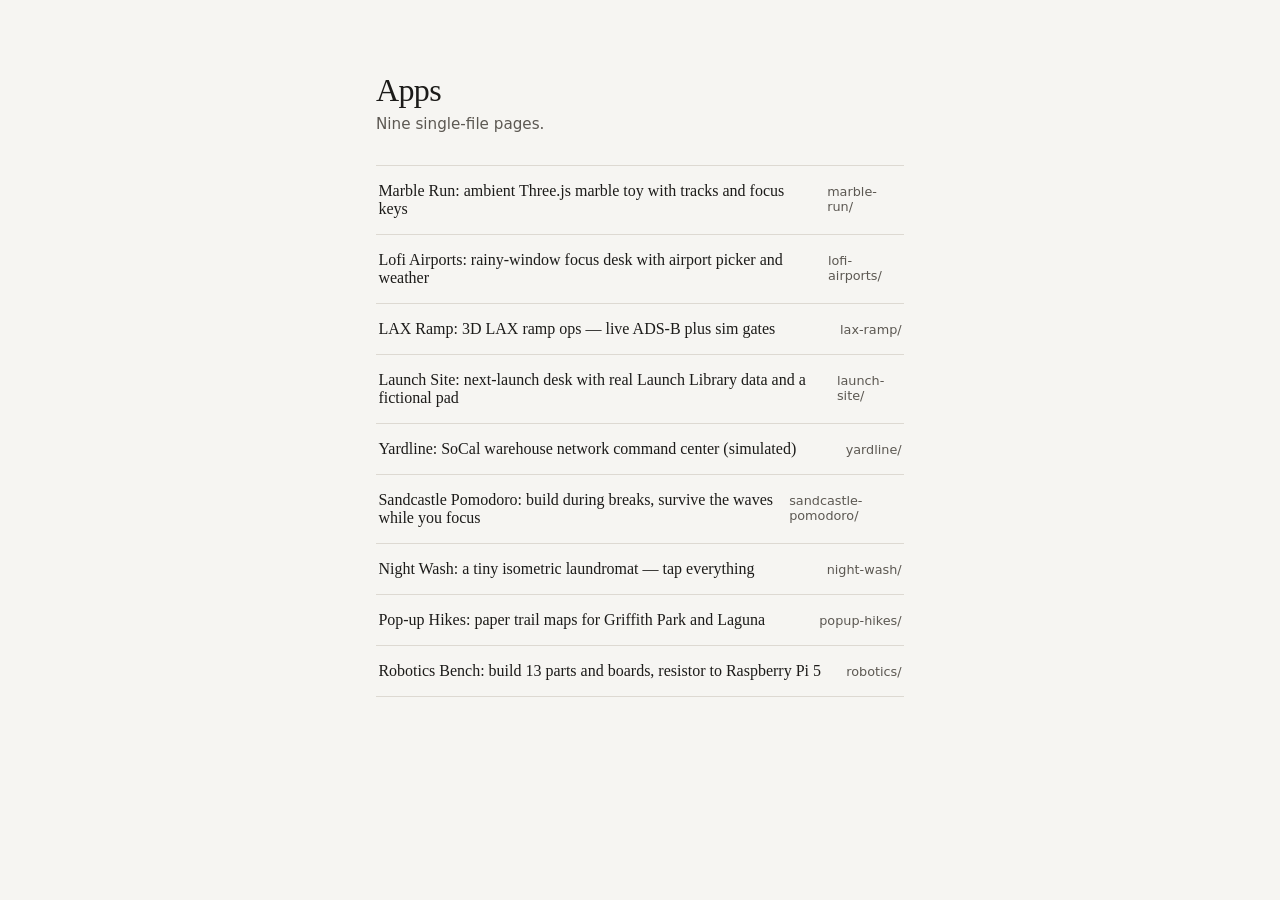
<file: index.html>
<!DOCTYPE html>
<html lang="en">
<head>
  <meta charset="utf-8">
  <meta name="viewport" content="width=device-width, initial-scale=1">
  <title>Apps</title>
  <style>
    :root {
      color-scheme: light dark;
      --bg: #f6f5f2;
      --fg: #1c1b19;
      --muted: #5c5852;
      --line: #ddd9d2;
      --card: #fff;
    }
    @media (prefers-color-scheme: dark) {
      :root {
        --bg: #141413;
        --fg: #f3f1ec;
        --muted: #a8a39a;
        --line: #2c2b29;
        --card: #1c1c1a;
      }
    }
    * { box-sizing: border-box; }
    body {
      margin: 0;
      min-height: 100vh;
      font-family: Georgia, "Iowan Old Style", "Palatino Linotype", Palatino, serif;
      background: var(--bg);
      color: var(--fg);
    }
    main {
      max-width: 36rem;
      margin: 0 auto;
      padding: 4.5rem 1.5rem 3rem;
    }
    h1 {
      margin: 0 0 0.4rem;
      font-size: 2rem;
      font-weight: 500;
      letter-spacing: -0.02em;
    }
    p {
      margin: 0 0 2rem;
      color: var(--muted);
      font-family: system-ui, sans-serif;
      font-size: 0.95rem;
    }
    ul {
      list-style: none;
      margin: 0;
      padding: 0;
      border-top: 1px solid var(--line);
    }
    li { border-bottom: 1px solid var(--line); }
    a {
      display: flex;
      justify-content: space-between;
      align-items: baseline;
      gap: 1rem;
      padding: 1rem 0.15rem;
      color: inherit;
      text-decoration: none;
    }
    a:hover span:first-child { text-decoration: underline; text-underline-offset: 0.18em; }
    a span:last-child {
      font-family: system-ui, sans-serif;
      font-size: 0.8rem;
      color: var(--muted);
    }
  </style>
</head>
<body>
  <main>
    <h1>Apps</h1>
    <p>Nine single-file pages.</p>
    <ul>
      <li><a href="marble-run/"><span>Marble Run: ambient Three.js marble toy with tracks and focus keys</span><span>marble-run/</span></a></li>
      <li><a href="lofi-airports/"><span>Lofi Airports: rainy-window focus desk with airport picker and weather</span><span>lofi-airports/</span></a></li>
      <li><a href="lax-ramp/"><span>LAX Ramp: 3D LAX ramp ops — live ADS-B plus sim gates</span><span>lax-ramp/</span></a></li>
      <li><a href="launch-site/"><span>Launch Site: next-launch desk with real Launch Library data and a fictional pad</span><span>launch-site/</span></a></li>
      <li><a href="yardline/"><span>Yardline: SoCal warehouse network command center (simulated)</span><span>yardline/</span></a></li>
      <li><a href="sandcastle-pomodoro/"><span>Sandcastle Pomodoro: build during breaks, survive the waves while you focus</span><span>sandcastle-pomodoro/</span></a></li>
      <li><a href="night-wash/"><span>Night Wash: a tiny isometric laundromat — tap everything</span><span>night-wash/</span></a></li>
      <li><a href="popup-hikes/"><span>Pop-up Hikes: paper trail maps for Griffith Park and Laguna</span><span>popup-hikes/</span></a></li>
      <li><a href="robotics/"><span>Robotics Bench: build 13 parts and boards, resistor to Raspberry Pi 5</span><span>robotics/</span></a></li>
    </ul>
  </main>
</body>
</html>
</file>
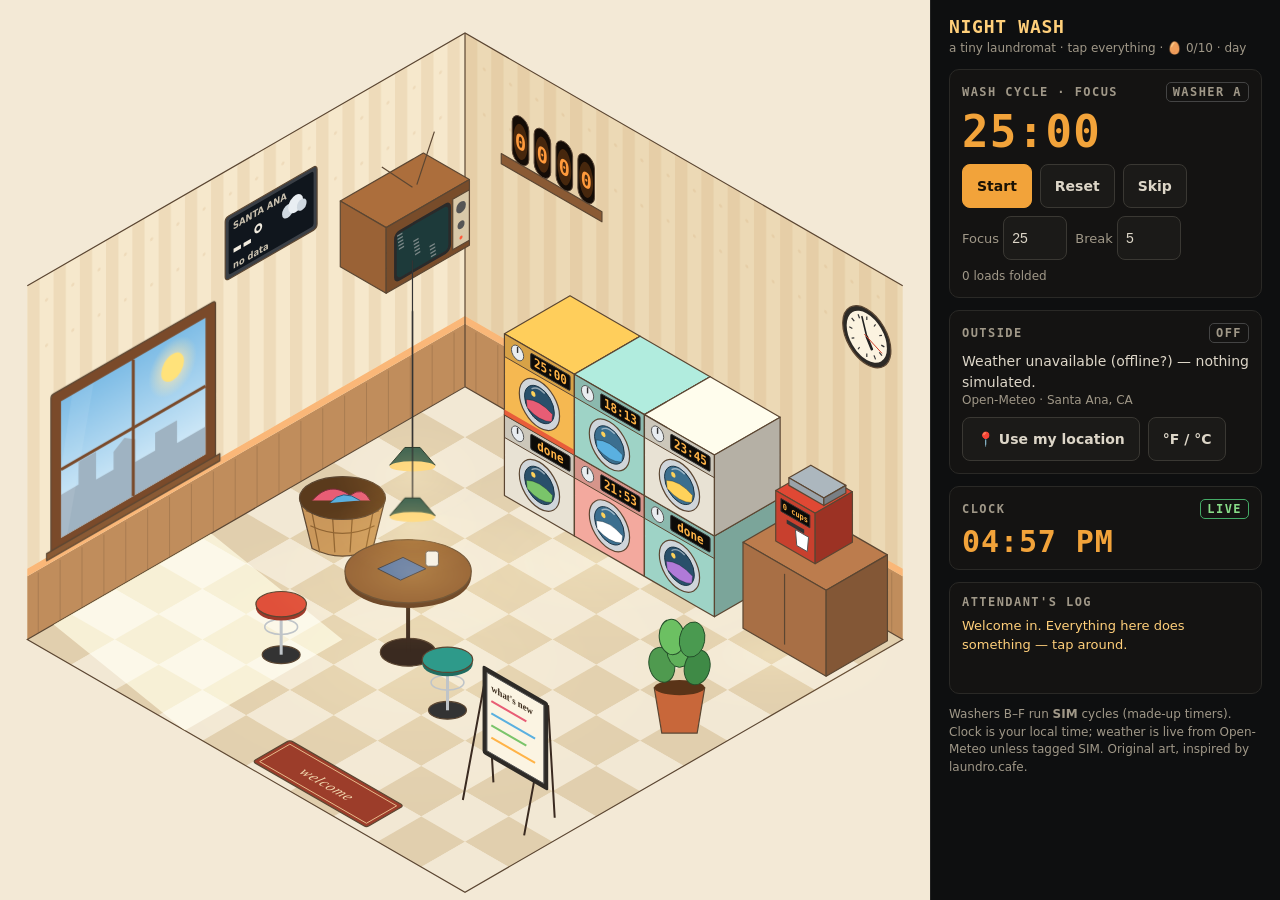
<file: night-wash/index.html>
<!doctype html>
<html lang="en" class="t-night">
<head>
<meta charset="utf-8">
<meta name="viewport" content="width=device-width,initial-scale=1,viewport-fit=cover">
<title>Night Wash · isometric laundromat</title>
<meta name="description" content="A tiny interactive isometric laundromat with live weather, a real clock and a washer-drum Pomodoro timer.">
<style>
:root{--amb:#f2a33a;--amb2:#ffcf7a;--txt:#ddd6c8;--dim:#a09888}
/* ---- mode palettes ---- */
html.t-day{--bg:#f3e9d6;--wall:#f6e8cc;--wall2:#ecd9b5;--stripe:rgba(196,150,96,.16);--wains:#c08d5c;--fa:#f2e8d4;--fb:#e1cfae;--ln:#5b4632;--tint:#ffffff;--sky1:#7fbde6;--sky2:#dff1fb;--city:#9fb3c2;--cloud:#ffffff;--sunpool:rgba(255,236,170,.75);--lamp:.35;--wet:0}
html.t-golden{--bg:#3a1a10;--wall:#f2a466;--wall2:#e38c50;--stripe:rgba(130,45,10,.14);--wains:#99482a;--fa:#e09058;--fb:#c97542;--ln:#4a2414;--tint:#ffd2a6;--sky1:#5b3f86;--sky2:#ff9a48;--city:#6b2e3a;--cloud:#ffc39a;--sunpool:rgba(255,170,80,.7);--lamp:.6;--wet:0}
html.t-night{--bg:#08101d;--wall:#2a3b55;--wall2:#223149;--stripe:rgba(255,255,255,.05);--wains:#18233a;--fa:#2a3a52;--fb:#213046;--ln:#0f1726;--tint:#8b9fd0;--sky1:#030916;--sky2:#17305a;--city:#0a1222;--cloud:#2c3c58;--sunpool:rgba(0,0,0,0);--lamp:1;--wet:0}
html.t-night.wx-rain{--bg:#061418;--wall:#21424a;--wall2:#1a363e;--wains:#10262c;--fa:#1d3d45;--fb:#163139;--tint:#7fb2b8;--sky1:#0d1d22;--sky2:#2d4c55;--cloud:#40585e;--city:#08151a;--wet:1}
html.t-day.wx-rain{--sky1:#7d8d9c;--sky2:#c7d1da;--cloud:#e2e6ea;--sunpool:rgba(220,230,240,.35)}
html.t-day.wx-snow{--sky1:#b9c7d3;--sky2:#eef3f7}
html.t-disco{--bg:#12051f;--wall:#2f1650;--wall2:#260f45;--stripe:rgba(255,120,255,.08);--wains:#18082c;--fa:#2b1157;--fb:#1b0938;--ln:#0d0518;--tint:#c7a2ff;--sky1:#14062a;--sky2:#5a1e7a;--city:#12051f;--cloud:#4a2a6a;--sunpool:rgba(0,0,0,0);--lamp:.4;--wet:0}
*{box-sizing:border-box}
body{margin:0;background:#0e0f10;color:var(--txt);font:14px/1.45 ui-sans-serif,system-ui,-apple-system,"Segoe UI",sans-serif;-webkit-tap-highlight-color:transparent}
main{display:grid;grid-template-columns:1fr 350px;height:100vh;height:100dvh}
#stage{position:relative;overflow:hidden;display:flex;align-items:center;justify-content:center;min-width:0;background:var(--bg);transition:background .6s}
#scene{width:100%;height:100%;max-height:100dvh;display:block;touch-action:manipulation}
aside{padding:16px 18px;overflow:auto;border-left:1px solid #222;background:#0e0f10}
h1{font:600 18px/1.2 ui-monospace,Menlo,monospace;margin:0 0 2px;color:var(--amb2);letter-spacing:.04em}
.sub{color:var(--dim);font-size:12px;margin:0 0 12px}
.card{border:1px solid #2a2926;border-radius:10px;padding:12px;margin:0 0 12px;background:#141312}
.card h2{font:600 12px ui-monospace,monospace;letter-spacing:.12em;text-transform:uppercase;color:var(--dim);margin:0 0 8px;display:flex;justify-content:space-between;align-items:center;gap:6px}
.big{font:600 44px/1 ui-monospace,Menlo,monospace;color:var(--amb);letter-spacing:.03em;font-variant-numeric:tabular-nums}
.row{display:flex;gap:8px;flex-wrap:wrap;align-items:center}
button{min-height:44px;min-width:44px;padding:0 14px;border-radius:8px;border:1px solid #3a3833;background:#1b1a18;color:var(--txt);font:600 14px ui-sans-serif,system-ui;cursor:pointer;transition:background .15s,transform .08s}
button:hover{background:#26241f;border-color:var(--amb)}button:active{transform:scale(.96)}
button.pri{background:var(--amb);color:#1a1205;border-color:var(--amb)}
button:focus-visible{outline:2px solid var(--amb2);outline-offset:2px}
label{font-size:13px;color:var(--dim)}
input[type=number]{width:64px;min-height:44px;background:#1b1a18;color:var(--txt);border:1px solid #3a3833;border-radius:8px;padding:0 8px;font-size:14px}
.tag{font:600 12px ui-monospace,monospace;padding:2px 6px;border-radius:5px;border:1px solid #444;color:var(--dim)}
.tag.sim{border-color:#c86;color:#fb9}.tag.live{border-color:#4a6;color:#8d8}
#log{min-height:64px;font-size:13px}#log p{margin:0 0 6px}#log p:first-child{color:var(--amb2)}
.small{font-size:12px;color:var(--dim)}
/* ---- scene ---- */
#scene *{vector-effect:non-scaling-stroke}
.top,.fr,.sd,.ol{stroke:var(--ln);stroke-width:1.2;stroke-linejoin:round}
.ln{fill:none;stroke:var(--ln);stroke-width:1.2}
.wallL{fill:var(--wall)}.wallB{fill:var(--wall2)}.strp{fill:var(--stripe)}.wains{fill:var(--wains)}
.ta{fill:var(--fa)}.tb{fill:var(--fb)}
#tint{fill:var(--tint);mix-blend-mode:multiply;pointer-events:none}
.lcd{fill:#0d0b08;stroke:#333;stroke-width:1}
.lcdt{font:700 .25px ui-monospace,Menlo,monospace;fill:#ffb347;text-anchor:middle}
.door{fill:#cfd5da;stroke:var(--ln);stroke-width:1.2}.glass{fill:#29506b;stroke:#1b3446;stroke-width:1}
.washer.on .glass{fill:#3c6f8f}
.spin .drum,.disco .drum{animation:spin 1.6s linear infinite;transform-box:fill-box;transform-origin:center}
.disco .drum{animation-duration:.5s}
.washer.paused .lcdt{animation:blink 1s steps(2) infinite}
.washer.pomo.on .lcd{stroke:#ffb347;stroke-width:2}
@keyframes spin{to{transform:rotate(360deg)}}@keyframes blink{50%{opacity:.25}}
.obj{cursor:pointer;outline:none}
.obj .hit{fill:transparent;stroke:none}
.obj:hover{filter:brightness(1.12) drop-shadow(0 0 3px rgba(255,190,90,.8))}
.obj.press{filter:brightness(1.35) drop-shadow(0 0 6px #ffb347)}
.obj:focus{outline:none}
.obj:focus-visible{filter:drop-shadow(0 0 2px #fff) drop-shadow(0 0 5px #ffb347)}
.obj:focus-visible .hit{stroke:#ffcf7a;stroke-width:2.5;stroke-dasharray:6 4}
.nix{fill:#140c06;stroke:#5a4636;stroke-width:1}
.nixt{font:600 .42px ui-monospace,monospace;fill:#ff9a3c;text-anchor:middle}
.wsimt{font:800 .3px ui-monospace,monospace;fill:#ff9d6b;paint-order:stroke;stroke:#10161d;stroke-width:3px;display:none}html.wsim .wsimt{display:inline}
.wtext{font:600 .55px ui-sans-serif,system-ui;fill:#f2ece0}.wsm{font:600 .19px ui-sans-serif,system-ui;fill:#c9c0ae}
/* window hero */
#sun,#moon,#clouds,#rain,#snow,#fog,#lit{display:none}
.t-day #sun,.t-golden #sun{display:inline}.t-night #moon,.t-disco #moon{display:inline}
.wx-rain #sun,.wx-snow #sun,.wx-rain #moon{display:none}
.wx-cloudy #clouds,.wx-rain #clouds,.wx-snow #clouds,.wx-fog #clouds{display:inline}
.wx-rain #rain{display:inline}.wx-snow #snow{display:inline}.wx-fog #fog{display:inline}
.t-night #lit,.t-golden #lit,.t-disco #lit{display:inline}
#rainfall{animation:fall .7s linear infinite}#snowfall{animation:snowf 5s linear infinite}
@keyframes fall{from{transform:translate(.3px,-1.4px)}to{transform:translate(-.1px,.1px)}}
@keyframes snowf{from{transform:translate(0,-1.5px)}to{transform:translate(.2px,0)}}
.blinds{display:none}.blinded .blinds{display:inline}
#sunpool{fill:var(--sunpool);pointer-events:none;mix-blend-mode:screen}
.lampglow{opacity:var(--lamp);pointer-events:none;mix-blend-mode:screen}
#wet{opacity:var(--wet);pointer-events:none}
.signp{fill:#fbf4e2;stroke:#555;stroke-width:1}.signt{font:600 .2px Georgia,serif;fill:#3a2a1a}
.matt{font:italic .3px Georgia,serif;fill:#f3d9b0;text-anchor:middle;letter-spacing:.04em}
.steam{opacity:0}.brewing .steam{animation:steam 1.4s ease-out infinite}
@keyframes steam{0%{opacity:0;transform:translateY(0)}40%{opacity:.9}100%{opacity:0;transform:translateY(-14px)}}
.egg{display:none}.egg.show{display:inline}
.jitter{animation:jit .09s linear infinite}@keyframes jit{25%{transform:translate(1.5px,-1px)}50%{transform:translate(-1px,1px)}75%{transform:translate(1px,1.5px)}}
.bub{fill:rgba(220,240,255,.15);stroke:#e8f6ff;stroke-width:1.2;animation:rise 4s ease-in forwards}
@keyframes rise{to{transform:translateY(-420px);opacity:0}}
.peek{animation:peek 2.4s ease-in-out infinite;transform-box:fill-box}@keyframes peek{50%{transform:translateY(-6px)}}
.stoolspin{animation:hop .4s ease-out}@keyframes hop{50%{transform:translateY(-8px)}}
/* disco */
#discofx{display:none;pointer-events:none}.t-disco #discofx{display:inline}
.beam{mix-blend-mode:screen;opacity:.33;animation:beam 1.2s steps(2) infinite}
.beam:nth-child(2n){animation-delay:-.6s}
@keyframes beam{50%{opacity:.12}}
.spark{fill:#fff;animation:tw 1s ease-in-out infinite}@keyframes tw{50%{opacity:.1;transform:scale(.4)}}
.spark{transform-box:fill-box;transform-origin:center}
.spot{mix-blend-mode:screen;opacity:.45}
dialog{background:#efe7d3;color:#2a2620;border:0;border-radius:10px;max-width:min(420px,92vw);font:15px/1.5 Georgia,serif}
dialog::backdrop{background:#0009}dialog h3{margin:0 0 8px}
@media (prefers-reduced-motion:reduce){*{animation-duration:0s!important;animation-iteration-count:1!important}}
.paused-all *{animation-play-state:paused!important}
@media (max-width:760px){
 main{display:block;height:auto}
 #stage{display:block;height:auto}
 #scene{width:100%;height:auto;max-height:none}
 #scene .rt{display:none}  /* in-room text would render <12px on phones; mirrored in the panel below */
 aside{border:0;padding:10px 14px 40px}
 .big{font-size:40px}
}
</style>
</head>
<body>
<main>
 <div id="stage" aria-label="Isometric laundromat scene"><svg id="scene" viewBox="132 -6 736 712" role="group" aria-label="Laundromat — every object is a button"></svg></div>
 <aside>
  <h1>NIGHT WASH</h1>
  <p class="sub">a tiny laundromat · tap everything · <span id="eggc">🥚 0/10</span> · <span id="modec">mode</span></p>
  <div class="card" id="pomoCard">
   <h2><span id="pmode">Wash cycle · focus</span><span class="tag">washer A</span></h2>
   <div class="big" id="ptime">25:00</div>
   <div class="row" style="margin-top:10px">
    <button class="pri" id="pstart">Start</button><button id="preset">Reset</button><button id="pskip">Skip</button>
   </div>
   <div class="row" style="margin-top:8px">
    <label>Focus <input type="number" id="pwork" min="1" max="90" value="25"></label>
    <label>Break <input type="number" id="pbreak" min="1" max="30" value="5"></label>
    <span class="small" id="pdone">0 loads folded</span>
   </div>
  </div>
  <div class="card">
   <h2><span>Outside</span><span id="wtag" class="tag">…</span></h2>
   <div id="wline">Loading weather…</div>
   <div class="small" id="wsrc">Open-Meteo · Santa Ana, CA</div>
   <div class="row" style="margin-top:8px"><button id="geo">📍 Use my location</button><button id="unit">°F / °C</button></div>
  </div>
  <div class="card">
   <h2><span>Clock</span><span id="ctag" class="tag live">LIVE</span></h2>
   <div class="big" style="font-size:30px" id="clk">--:--</div>
  </div>
  <div class="card"><h2><span>Attendant's log</span></h2><div id="log" aria-live="polite"><p>Welcome in. Everything here does something — tap around.</p></div></div>
  <p class="small">Washers B–F run <b>SIM</b> cycles (made-up timers). Clock is your local time; weather is live from Open-Meteo unless tagged SIM. Original art, inspired by laundro.cafe.</p>
 </aside>
</main>
<dialog id="dlg"><div id="dlgb"></div><form method="dialog"><button style="margin-top:12px;background:#2a2620;color:#efe7d3">Close</button></form></dialog>
<script>
(()=>{
const S=40,OX=500,OY=300,K=.866;
const P=(x,y,z=0)=>[OX+(x-y)*S*K,OY+(x+y)*S*.5-z*S];
const pts=a=>a.map(p=>P(...p).map(n=>n.toFixed(1)).join(',')).join(' ');
const mat=(a,b,c,d,[e,f])=>`matrix(${a} ${b} ${c} ${d} ${e.toFixed(1)} ${f.toFixed(1)})`;
const XZ=(x,y,z)=>mat(K*S,.5*S,0,S,P(x,y,z));
const YZ=(x,y,z)=>mat(K*S,-.5*S,0,S,P(x,y,z));
const FL=(x,y,z=0)=>mat(K*S,.5*S,-K*S,.5*S,P(x,y,z));
const shade=(h,f)=>{const n=parseInt(h.slice(1),16),c=[n>>16,n>>8&255,n&255].map(v=>Math.max(0,Math.min(255,Math.round(v*f))));return '#'+c.map(v=>v.toString(16).padStart(2,'0')).join('')};
const box=(x,y,z,w,d,h,col='#888888')=>`<polygon class="top" style="fill:${shade(col,1.12)}" points="${pts([[x,y,z+h],[x+w,y,z+h],[x+w,y+d,z+h],[x,y+d,z+h]])}"/><polygon class="fr" style="fill:${col}" points="${pts([[x,y+d,z],[x+w,y+d,z],[x+w,y+d,z+h],[x,y+d,z+h]])}"/><polygon class="sd" style="fill:${shade(col,.78)}" points="${pts([[x+w,y,z],[x+w,y+d,z],[x+w,y+d,z+h],[x+w,y,z+h]])}"/>`;
const obj=(id,label,inner,hit)=>`<g class="obj" data-obj="${id}" id="o-${id}" tabindex="0" role="button" aria-label="${label}">${inner}${hit}</g>`;
const MINH=90; // hit boxes >= 90 viewBox units => >= 44 CSS px at 390px wide
const hitC=(x,y,z,r)=>{const[a,b]=P(x,y,z);r=Math.max(r,MINH/2);return `<circle class="hit" cx="${a.toFixed(1)}" cy="${b.toFixed(1)}" r="${r}"/>`};
const hitP=a=>{const q=a.map(p=>P(...p));let x0=Math.min(...q.map(p=>p[0])),x1=Math.max(...q.map(p=>p[0])),y0=Math.min(...q.map(p=>p[1])),y1=Math.max(...q.map(p=>p[1]));
 if(x1-x0<MINH){const c=(x0+x1)/2;x0=c-MINH/2;x1=c+MINH/2}if(y1-y0<MINH){const c=(y0+y1)/2;y0=c-MINH/2;y1=c+MINH/2}
 return `<rect class="hit" x="${x0.toFixed(1)}" y="${y0.toFixed(1)}" width="${(x1-x0).toFixed(1)}" height="${(y1-y0).toFixed(1)}" rx="8"/>`};
const glowAt=(x,y,z,rx,ry,c='#ffb347',o=.55)=>{const[a,b]=P(x,y,z);return `<ellipse class="lampglow" cx="${a.toFixed(1)}" cy="${b.toFixed(1)}" rx="${rx}" ry="${ry}" fill="url(#g-${c.slice(1)})" opacity="${o}"/>`};
let s=`<defs>
<radialGradient id="g-ffb347"><stop offset="0" stop-color="#ffb347" stop-opacity=".9"/><stop offset=".5" stop-color="#ff9a2a" stop-opacity=".3"/><stop offset="1" stop-color="#ff9a2a" stop-opacity="0"/></radialGradient>
<radialGradient id="g-ffe9b0"><stop offset="0" stop-color="#ffe9b0" stop-opacity=".95"/><stop offset="1" stop-color="#ffe9b0" stop-opacity="0"/></radialGradient>
<linearGradient id="skyg" x1="0" y1="0" x2="0" y2="1"><stop offset="0" style="stop-color:var(--sky1)"/><stop offset="1" style="stop-color:var(--sky2)"/></linearGradient>
<radialGradient id="ballg" cx=".35" cy=".35"><stop offset="0" stop-color="#fff"/><stop offset="1" stop-color="#7a7a90"/></radialGradient>
<pattern id="wp" width=".6" height="7" patternUnits="userSpaceOnUse"><rect width=".28" height="7" class="strp"/><circle cx=".44" cy=".5" r=".035" class="strp"/><circle cx=".44" cy="1.4" r=".035" class="strp"/></pattern>
<clipPath id="winclip"><rect x=".15" y=".15" width="3.3" height="2.7"/></clipPath>
<clipPath id="floorclip"><polygon points="${pts([[0,0,0],[10,0,0],[10,10,0],[0,10,0]])}"/></clipPath></defs><g id="room">`;
// walls with wallpaper + wainscot
const wall=(tf,cls)=>`<g transform="${tf}"><rect width="10" height="7" class="${cls}"/><rect width="10" height="5.6" fill="url(#wp)"/><rect y="5.75" width="10" height="1.25" class="wains"/><rect y="5.6" width="10" height=".15" class="wains" style="filter:brightness(1.3)"/>${[...Array(20)].map((_,i)=>`<line x1="${i*.5+.25}" y1="5.8" x2="${i*.5+.25}" y2="7" stroke="rgba(0,0,0,.12)" stroke-width="1"/>`).join('')}</g>`;
s+=wall(YZ(0,10,7),'wallL')+wall(XZ(0,0,7),'wallB');
s+=`<polyline class="ln" points="${pts([[0,10,7],[0,0,7],[10,0,7]])}"/><polyline class="ln" points="${pts([[0,0,7],[0,0,0]])}"/>`;
// checker floor
s+=`<g transform="${FL(0,0,0)}">`;for(let i=0;i<10;i++)for(let j=0;j<10;j++)s+=`<rect x="${i}" y="${j}" width="1" height="1" class="${(i+j)%2?'tb':'ta'}"/>`;s+=`</g>`;
s+=`<polygon class="ln" points="${pts([[0,0,0],[10,0,0],[10,10,0],[0,10,0]])}"/>`;
// sunlight through window onto floor
s+=`<polygon id="sunpool" points="${pts([[0,5.8,0],[0,9.4,0],[3.6,10,0],[3.6,6.4,0]])}" clip-path="url(#floorclip)"/>`;
s+=`<g id="wet">${[[2,3],[6,8],[8.5,6],[3.5,8.8]].map(([x,y])=>{const[a,b]=P(x,y,0);return `<ellipse cx="${a}" cy="${b}" rx="38" ry="12" fill="#9fd0e0" opacity=".18"/>`}).join('')}</g>`;
s+=glowAt(4.8,6.0,0,230,120,'#ffb347',.6)+glowAt(5,1.9,0,180,80,'#ffb347',.35)+glowAt(8.8,1.8,0,110,50,'#ffb347',.35);
// window (hero)
const rainL=Array.from({length:44},(_,i)=>{const x=(i*0.413)%3.3+.15,y=(i*0.587)%2.9;return `<line x1="${x.toFixed(2)}" y1="${y.toFixed(2)}" x2="${(x-.07).toFixed(2)}" y2="${(y+.32).toFixed(2)}" stroke="#cfe6ff" stroke-width="1.2" opacity=".7"/>`}).join('');
const snowL=Array.from({length:36},(_,i)=>`<circle cx="${((i*0.47)%3.3+.15).toFixed(2)}" cy="${((i*0.61)%3).toFixed(2)}" r="${(.03+(i%3)*.012).toFixed(3)}" fill="#fff"/>`).join('');
s+=obj('window','Window — live weather outside; tap to toggle blinds',`<g transform="${YZ(0.02,9.4,4.5)}">
<rect x="-.08" y="-.08" width="3.76" height="3.16" rx=".06" fill="#7a4a2a" class="ol"/>
<rect x=".15" y=".15" width="3.3" height="2.7" fill="url(#skyg)"/>
<g clip-path="url(#winclip)">
<g id="sun"><circle cx="2.7" cy=".75" r=".55" fill="url(#g-ffe9b0)"/><circle cx="2.7" cy=".75" r=".26" fill="#ffe27a"/></g>
<g id="moon"><circle cx="2.6" cy=".7" r=".24" fill="#f3ecd2"/><circle cx="2.7" cy=".64" r=".2" fill="var(--sky1)"/>${[[.5,.4],[1.1,.7],[1.6,.3],[2.1,1.1],[.8,1.1]].map(([x,y])=>`<circle cx="${x}" cy="${y}" r=".025" fill="#fff"/>`).join('')}</g>
<g id="clouds" fill="var(--cloud)"><ellipse cx=".9" cy=".7" rx=".55" ry=".2"/><ellipse cx="1.2" cy=".58" rx=".35" ry=".22"/><ellipse cx="2.4" cy="1.05" rx=".6" ry=".18"/><ellipse cx="2.6" cy=".92" rx=".3" ry=".18"/></g>
<path d="M.15 2.85 L.15 2.0 L.55 2.0 L.55 1.55 L.95 1.55 L.95 2.1 L1.35 2.1 L1.35 1.75 L1.6 1.6 L1.85 1.75 L1.85 2.2 L2.3 2.2 L2.3 1.85 L2.8 1.85 L2.8 2.3 L3.45 2.3 L3.45 2.85Z" fill="var(--city)"/>
<g id="lit" fill="#ffc35a">${[[.3,2.15],[.7,1.7],[.75,1.95],[1.1,2.3],[1.5,1.9],[2.0,2.35],[2.5,2.0],[2.6,2.15],[3.0,2.45]].map(([x,y])=>`<rect x="${x}" y="${y}" width=".09" height=".1"/>`).join('')}</g>
<rect id="fog" x=".15" y=".15" width="3.3" height="2.7" fill="#ffffff" opacity=".35"/>
<g id="rain"><g id="rainfall">${rainL}</g>${[[.6,.9],[2.2,1.6],[1.4,2.4],[3,.5]].map(([x,y])=>`<circle cx="${x}" cy="${y}" r=".05" fill="#dff" opacity=".6"/>`).join('')}</g>
<g id="snow"><g id="snowfall">${snowL}</g><path d="M.15 2.85 Q1.8 2.6 3.45 2.8 L3.45 2.85Z" fill="#fff"/></g>
<g id="snowman" class="egg"><circle cx=".7" cy="2.55" r=".24" fill="#fff"/><circle cx=".7" cy="2.2" r=".16" fill="#fff"/><path d="M.72 2.2 l.12 .03 l-.12 .02Z" fill="#f80"/></g>
<polygon points=".4,.15 .9,.15 .3,2.85 .15,2.85 .15,1.5" fill="#fff" opacity=".08"/>
</g>
<text id="wsimw" class="wsimt" x="3.4" y=".5" text-anchor="end">SIM</text><g class="blinds">${[...Array(11)].map((_,i)=>`<rect x=".15" y="${(.15+i*.245).toFixed(2)}" width="3.3" height=".22" fill="#e8d6b0" stroke="#8a6a4a" stroke-width=".8"/>`).join('')}</g>
<line x1="1.8" y1=".15" x2="1.8" y2="2.85" stroke="#7a4a2a" stroke-width="3"/><line x1=".15" y1="1.5" x2="3.45" y2="1.5" stroke="#7a4a2a" stroke-width="3"/>
<rect x="-.18" y="3.0" width="3.96" height=".14" fill="#8a5a34" class="ol"/></g>`,hitP([[0.02,9.4,1.4],[0.02,5.8,1.4],[0.02,5.8,4.5],[0.02,9.4,4.5]]));
// weather panel
s+=obj('weather','Weather panel — refresh / switch units',`<g transform="${YZ(0.02,5.5,6.1)}"><rect x="0" y="0" width="2.1" height="1.25" rx=".08" fill="#3a3f46" class="ol"/><rect x=".08" y=".08" width="1.94" height="1.09" rx=".05" fill="#10161d"/>
<text class="wsm rt" x=".18" y=".32" id="wloc">SANTA ANA</text><text id="wsimp" class="wsimt" x="1.98" y=".36" text-anchor="end">SIM</text><text class="wtext rt" x=".16" y=".9" id="wtemp">--°</text><text class="wsm rt" x=".18" y="1.1" id="wdesc">loading</text>
<g transform="translate(1.55 .58)"><g id="wi-cloud"><circle cx="-.12" cy="0" r=".13" fill="#cfd8e0"/><circle cx=".06" cy="-.06" r=".17" fill="#e9eef2"/><circle cx=".2" cy=".03" r=".11" fill="#cfd8e0"/></g>
<g id="wi-rain" style="display:none" stroke="#7fc0ff" stroke-width="1.6"><line x1="-.1" y1=".2" x2="-.14" y2=".34"/><line x1=".04" y1=".2" x2="0" y2=".34"/><line x1=".18" y1=".2" x2=".14" y2=".34"/></g>
<g id="wi-sun" style="display:none"><circle r=".2" fill="#ffd25a"/></g></g></g>`,hitP([[0.02,5.5,4.85],[0.02,3.4,4.85],[0.02,3.4,6.1],[0.02,5.5,6.1]]));
// TV
s+=obj('tv','Retro TV — change channel',`<polyline class="ln" points="${pts([[0,2.1,3.4],[0.9,2.1,3.85],[0,2.1,3.85]])}"/>${box(0.05,1.0,3.85,1.05,1.9,1.3,'#9a6236')}
<line class="ln" x1="${P(.6,1.7,5.15)[0]}" y1="${P(.6,1.7,5.15)[1]}" x2="${P(.6,1.3,6.0)[0]}" y2="${P(.6,1.3,6.0)[1]}"/><line class="ln" x1="${P(.6,1.8,5.15)[0]}" y1="${P(.6,1.8,5.15)[1]}" x2="${P(.6,2.5,5.9)[0]}" y2="${P(.6,2.5,5.9)[1]}"/>
<g transform="${YZ(1.1,2.8,5.05)}"><rect x=".08" y=".1" width="1.3" height="1.0" rx=".12" fill="#2a2a2a"/><rect x=".14" y=".16" width="1.18" height=".88" rx=".1" fill="#1d3a3a"/><g id="tvc"></g><rect x="1.42" y=".1" width=".38" height="1.0" fill="#d8c8a8" class="ol"/><circle cx="1.61" cy=".35" r=".11" fill="#555"/><circle cx="1.61" cy=".7" r=".08" fill="#555"/><circle cx="1.61" cy=".95" r=".035" fill="#ff5a3a"/></g>`,hitC(1.1,1.9,4.5,46));
// nixie
s+=obj('nixie','Nixie counter — loads washed today',`<g transform="${XZ(1.0,0.02,6.0)}"><rect x="-.15" y=".95" width="2.3" height=".2" fill="#8a5a34" class="ol"/>${[0,1,2,3].map(i=>`<rect class="nix" x="${.1+i*.5}" y="0" width=".38" height=".95" rx=".19"/><ellipse cx="${.29+i*.5}" cy=".5" rx=".16" ry=".35" fill="#ff8a2a" opacity=".22"/><text class="nixt rt" id="nx${i}" x="${.29+i*.5}" y=".66">0</text>`).join('')}</g>`,hitC(2,0.02,5.5,44));
// clock
s+=obj('clock','Wall clock — real local time',`<g transform="${XZ(8.6,0.02,6.2)}"><circle cx=".6" cy=".6" r=".55" fill="#2d2a26" class="ol"/><circle cx=".6" cy=".6" r=".46" fill="#fbf3e0"/>${[...Array(12)].map((_,i)=>`<line x1=".6" y1=".2" x2=".6" y2=".27" stroke="#333" stroke-width="1.2" transform="rotate(${i*30} .6 .6)"/>`).join('')}<line id="hh" x1=".6" y1=".6" x2=".6" y2=".38" stroke="#222" stroke-width="2.6" stroke-linecap="round"/><line id="mh" x1=".6" y1=".6" x2=".6" y2=".24" stroke="#222" stroke-width="1.6" stroke-linecap="round"/><line id="sh" x1=".6" y1=".66" x2=".6" y2=".22" stroke="#d0402a" stroke-width="1"/></g>`,hitC(9.2,0.02,5.6,44));
// mat
s+=obj('mat','Welcome mat',`<g transform="${FL(5.0,9.0,0.01)}"><rect width="2.6" height=".85" rx=".06" fill="#9c3d2a" class="ol"/><rect x=".08" y=".08" width="2.44" height=".69" fill="none" stroke="#e7b98a" stroke-width="1"/><text class="matt rt" x="1.3" y=".55">welcome</text></g>
<g id="puddle" class="egg"><g transform="${FL(7.9,9.1,0.01)}"><ellipse cx=".5" cy=".4" rx=".6" ry=".35" fill="#7fb6d6" opacity=".55"/></g></g>`,hitP([[5,9,0],[7.6,9,0],[7.6,9.9,0],[5,9.9,0]]));
// basket
const bk=(x,y)=>{const[a,b]=P(x,y,1.0),[c,d]=P(x,y,0);return `<path class="ol" fill="#c9965a" d="M${a-34} ${b} L${c-24} ${d} Q${c} ${d+12} ${c+24} ${d} L${a+34} ${b}Z"/>${[-18,-6,6,18].map(k=>`<line x1="${a+k*1.4}" y1="${b+6}" x2="${c+k}" y2="${d+3}" stroke="#8a5f30" stroke-width="1.2"/>`).join('')}${[10,22].map(k=>`<path d="M${a-32+k*.3} ${b+k} Q${a} ${b+k+12} ${a+32-k*.3} ${b+k}" fill="none" stroke="#8a5f30" stroke-width="1.2"/>`).join('')}<ellipse cx="${a}" cy="${b}" rx="34" ry="17" fill="#5a3a1c" class="ol"/><path d="M${a-24} ${b+2} q14 -16 30 -4 q10 -8 16 4" fill="#e85d75" stroke="#7a2a3a"/><path d="M${a-10} ${b+4} q10 -12 24 -2" fill="#5ab0e0" stroke="#2a5a7a"/><g id="socks"></g>
<g id="sockmon" class="egg"><g class="peek"><path d="M${a-6} ${b+2} q0 -22 8 -26 q8 -2 9 8 l0 18Z" fill="#fff4dc" stroke="#333"/><path d="M${a-5} ${b-6} l16 0" stroke="#e85d75" stroke-width="3"/><circle cx="${a+1}" cy="${b-16}" r="1.8" fill="#111"/><circle cx="${a+7}" cy="${b-16}" r="1.8" fill="#111"/></g></g>`};
s+=obj('basket','Laundry basket — toss a sock',bk(1.8,4.6),hitC(1.8,4.6,.5,44));
// washers
const W=[['D',0,0,'#e8e2d4'],['E',1,0,'#f3a99e'],['F',2,0,'#9ed3c6'],['A',0,1,'#f5b851'],['B',1,1,'#9ed3c6'],['C',2,1,'#e8e2d4']];
const CL={A:'#e85d75',B:'#5ab0e0',C:'#ffd25a',D:'#7ac46a',E:'#ffffff',F:'#b07ad8'};
for(const[id,c,r,col]of W){const x=2.6+c*1.6,z=r*1.6;
 s+=obj('washer-'+id,`Washer ${id}${id==='A'?' — focus timer: start/pause':' — SIM cycle'}`,`<g class="wbody">${box(x,.2,z,1.6,1.5,1.6,col)}</g><g transform="${XZ(x,1.7,z+1.6)}"><rect width="1.6" height=".45" fill="rgba(0,0,0,.12)"/><line x1="0" y1=".45" x2="1.6" y2=".45" stroke="var(--ln)" stroke-width="1"/><circle cx=".3" cy=".23" r=".14" fill="#e9edf0" stroke="#555" stroke-width="1"/><line x1=".3" y1=".23" x2=".3" y2=".11" stroke="#333" stroke-width="1.4"/><rect class="lcd" x=".6" y=".08" width=".9" height=".3" rx=".03"/><text class="lcdt rt" id="lcd-${id}" x="1.05" y=".31">--:--</text>
<circle class="door" cx=".8" cy="1.0" r=".46"/><g class="drum"><circle class="glass" cx=".8" cy="1.0" r=".34"/><path d="M.5 1.05 Q.8 .9 1.1 1.05 L1.08 1.2 Q.8 1.34 .52 1.2Z" fill="${CL[id]}" stroke="rgba(0,0,0,.3)" stroke-width=".8"/><circle cx=".66" cy=".86" r=".05" fill="#ffd25a"/><path d="M.62 .78 a.28 .28 0 0 1 .3 -.06" stroke="#fff" stroke-width="1.4" fill="none" opacity=".5"/></g>${id==='A'?'<rect x="0" y="1.5" width="1.6" height=".1" fill="#e85d3a"/>':''}</g>`,hitP([[x,1.7,z],[x+1.6,1.7,z],[x+1.6,1.7,z+1.6],[x,1.7,z+1.6]]));}
// cat egg
const[cx,cy]=P(3.4,0.9,3.2);s+=`<g id="cat" class="egg obj" data-obj="cat" tabindex="0" role="button" aria-label="Sleeping cat"><ellipse cx="${cx}" cy="${cy}" rx="22" ry="10" fill="#f0a050" stroke="#5a3010"/><path d="M${cx-14} ${cy-2} q-6 10 10 10" fill="none" stroke="#5a3010" stroke-width="3"/><path d="M${cx+12} ${cy-6} l3 -9 l4 7 l3 -7 l2 10" fill="#f0a050" stroke="#5a3010"/><text class="rt" x="${cx+20}" y="${cy-18}" style="font:600 12px ui-monospace,monospace;fill:#fff">z z</text><circle class="hit" cx="${cx}" cy="${cy-4}" r="45"/></g>`;
// counter + coffee
s+=obj('coffee','Coffee machine — brew a cup',`${box(7.95,0.2,0,1.9,1.4,1.7,'#a86f45')}<polyline class="ln" points="${pts([[8.9,1.6,0.15],[8.9,1.6,1.55]])}"/>${box(8.3,0.35,1.7,0.9,0.85,1.0,'#c8402e')}${box(8.35,0.45,2.7,0.8,0.5,0.15,'#9aa3aa')}<g transform="${XZ(8.3,1.2,2.7)}"><rect x=".12" y=".1" width=".66" height=".25" class="lcd"/><text class="lcdt rt" style="font-size:.16px" x=".45" y=".28" id="cupn">0 cups</text><rect x=".25" y=".45" width=".4" height=".08" fill="#333"/></g>
<g transform="${XZ(8.6,1.05,2.0)}"><path d="M0 0 L.3 0 L.27 .3 L.03 .3Z" fill="#fff" stroke="#555" stroke-width="1"/></g>
<g class="steam" stroke="#fff" stroke-width="1.6" fill="none"><path d="M${P(8.75,1.05,2.1)[0]} ${P(8.75,1.05,2.1)[1]} q-4 -6 0 -12 q4 -6 0 -12"/><path d="M${P(8.75,1.05,2.1)[0]+6} ${P(8.75,1.05,2.1)[1]-2} q-4 -6 0 -12"/></g>`,hitC(8.75,0.8,2.3,44));
// plant
const pl=(x,y)=>{const[a,b]=P(x,y,0.9),[c,d]=P(x,y,0);return `<path class="ol" fill="#c8673a" d="M${a-20} ${b} L${c-14} ${d} L${c+14} ${d} L${a+20} ${b}Z"/><ellipse cx="${a}" cy="${b}" rx="20" ry="6" fill="#5a3418"/><g id="leaves">${[[-14,-18],[0,-30],[14,-16],[-6,-40],[10,-38]].map(([u,v],i)=>`<ellipse class="leaf" cx="${a+u}" cy="${b+v}" rx="10" ry="14" fill="${['#4f9a4f','#5fb05a','#3f8a46','#6cc062','#4a9a50'][i]}" stroke="#24502a" transform="rotate(${u} ${a+u} ${b+v})"/>`).join('')}</g>`};
s+=obj('plant','Potted plant — water it',pl(9.3,4.4),hitC(9.3,4.4,1.2,44));
// pendant lamps
const lamp=(x,y)=>{const[a,b]=P(x,y,3.6),[a2,b2]=P(x,y,7.3);return `<line x1="${a}" y1="${b2}" x2="${a}" y2="${b}" stroke="#333" stroke-width="1.2"/><path d="M${a-18} ${b+14} L${a-6} ${b} L${a+6} ${b} L${a+18} ${b+14}Z" fill="#2f5d50" stroke="#14302a"/><ellipse cx="${a}" cy="${b+15}" rx="18" ry="4" fill="#ffd27a"/><ellipse class="lampglow" cx="${a}" cy="${b+22}" rx="60" ry="40" fill="url(#g-ffb347)"/>`};
// table + stools
const tb=(x,y)=>{const[a,b]=P(x,y,1.6),[c,d]=P(x,y,0);return `<ellipse cx="${c}" cy="${d}" rx="22" ry="11" fill="#3a2a20" class="ol"/><line x1="${a}" y1="${b}" x2="${c}" y2="${d}" stroke="#3a2a20" stroke-width="4"/><ellipse cx="${a}" cy="${b+4}" rx="50" ry="25" fill="#5a3a24"/><ellipse cx="${a}" cy="${b}" rx="50" ry="25" fill="#8a5a34" class="ol"/><g><path d="M${a-24} ${b-2} l20 -9 l18 9 l-20 9Z" fill="#3a6aa0" stroke="#1a2a40"/></g><g><rect x="${a+14}" y="${b-16}" width="10" height="12" rx="2" fill="#f4efe4" stroke="#555"/></g><g id="folded" class="egg">${[0,1,2].map(i=>`<path d="M${a-6} ${b+4-i*5} l12 -5 l12 5 l-12 5Z" fill="${['#c9a37a','#7a9ec9','#f3ece0'][i]}" stroke="#333"/>`).join('')}</g>`};
s+=obj('table','Café table — read the book',tb(4.6,5.9),hitC(4.6,5.9,1.6,44));
const st=(x,y,id,col)=>{const[a,b]=P(x,y,1.0),[c,d]=P(x,y,0);return obj(id,'Stool — give it a spin',`<g class="sg"><ellipse cx="${c}" cy="${d}" rx="15" ry="7" fill="#333" class="ol"/><line x1="${a}" y1="${b}" x2="${c}" y2="${d}" stroke="#bfc4c8" stroke-width="3"/><ellipse cx="${a}" cy="${b+18}" rx="13" ry="6" fill="none" stroke="#bfc4c8" stroke-width="1.6"/><ellipse cx="${a}" cy="${b+3}" rx="20" ry="10" fill="${shade(col,.7)}"/><ellipse cx="${a}" cy="${b}" rx="20" ry="10" fill="${col}" class="ol"/></g>`,hitC(x,y,.5,44))};
s+=st(3.2,7.4,'stool-1','#e0503a')+st(6.2,6.6,'stool-2','#2e9a8a');
s+=lamp(4.2,5.4)+lamp(5.2,6.4);
// umbrella egg
const[ux,uy]=P(8.3,9.4,0);s+=`<g id="umbrella" class="egg"><rect x="${ux-8}" y="${uy-26}" width="16" height="26" fill="#2f5d50" stroke="#14302a"/><path d="M${ux-2} ${uy-26} l-4 -30 q8 -4 10 2 l-2 28" fill="#e0503a" stroke="#7a2010"/><path d="M${ux+3} ${uy-26} l3 -34" stroke="#ffd25a" stroke-width="2.4"/></g>`;
// sign
s+=obj('sign',"\u201cWhat's new\u201d sign",`<polyline class="ln" points="${pts([[8.15,7.5,0],[8.15,7.65,2.3],[8.15,8.2,0]])}" style="stroke:#3a2a20;stroke-width:2"/><polyline class="ln" points="${pts([[9.55,7.5,0],[9.55,7.65,2.3],[9.55,8.2,0]])}" style="stroke:#3a2a20;stroke-width:2"/><g transform="${XZ(8.1,7.7,2.4)}"><rect width="1.5" height="1.75" rx=".05" fill="#2d2a26"/><rect class="signp" x=".1" y=".1" width="1.3" height="1.55"/><text class="signt rt" x=".2" y=".42">what's new</text>${[0,1,2,3].map(i=>`<line x1=".2" y1="${.62+i*.24}" x2="${1.0+(i%2)*.2}" y2="${.62+i*.24}" stroke="${['#e85d75','#5ab0e0','#7ac46a','#ffb347'][i]}" stroke-width="2"/>`).join('')}</g>`,hitP([[8.1,7.7,0.6],[9.6,7.7,0.6],[9.6,7.7,2.4],[8.1,7.7,2.4]]));
// mode tint (multiply) — keeps hit-testing untouched
s+=`<rect id="tint" x="-100" y="-100" width="1200" height="1000"/>`;
// glows that sit above the tint
s+=`<g style="pointer-events:none">${glowAt(4.7,5.9,1.6,120,60,'#ffb347',.5)}</g>`;
// disco fx
const[bx,by]=P(5,5,6.2);const beams=[[1,8],[3,9.5],[6,9.5],[9,8],[9.5,4],[2,3],[7,6]].map(([x,y],i)=>{const[a,b]=P(x,y,0),[a2,b2]=P(x+.9,y-.6,0);return `<polygon class="beam" points="${bx},${by} ${a},${b} ${a2},${b2}" fill="hsl(${i*52},100%,60%)"/>`}).join('');
const sparks=Array.from({length:30},(_,i)=>{const[a,b]=P((i*3.7)%9.6+.2,(i*2.3)%9.6+.2,0);return `<path class="spark" style="animation-delay:${(i*.13%1).toFixed(2)}s" d="M${a} ${b-6} L${a+1.6} ${b-1.6} L${a+6} ${b} L${a+1.6} ${b+1.6} L${a} ${b+6} L${a-1.6} ${b+1.6} L${a-6} ${b} L${a-1.6} ${b-1.6}Z"/>`}).join('');
const spots=[[2.5,6,'#ff3aa0'],[6.5,8,'#3ad0ff'],[7.5,4.5,'#ffe03a'],[4,3,'#7aff5a']].map(([x,y,c])=>{const[a,b]=P(x,y,0);return `<ellipse class="spot" cx="${a}" cy="${b}" rx="70" ry="35" fill="${c}"/>`}).join('');
s+=`<g id="discofx">${spots}${beams}${sparks}<line x1="${bx}" y1="-10" x2="${bx}" y2="${by-18}" stroke="#ccc"/><circle cx="${bx}" cy="${by}" r="18" fill="url(#ballg)" stroke="#555"/>${[-12,-6,0,6,12].map(k=>`<line x1="${bx+k}" y1="${by-Math.sqrt(324-k*k)}" x2="${bx+k}" y2="${by+Math.sqrt(324-k*k)}" stroke="#666" stroke-width=".6"/><line x1="${bx-Math.sqrt(324-k*k)}" y1="${by+k}" x2="${bx+Math.sqrt(324-k*k)}" y2="${by+k}" stroke="#666" stroke-width=".6"/>`).join('')}</g>`;
s+=`<g id="bubbles"></g></g>`;
const svg=document.getElementById('scene');svg.innerHTML=s;
const $=id=>document.getElementById(id),root=document.documentElement,room=$('room');
// ---------- state / util ----------
const q=new URLSearchParams(location.search),LS=localStorage;
const st8={hour:null,wx:null,sim:new Set(),eggs:new Set(JSON.parse(LS.getItem('nw-eggs')||'[]')),unitF:LS.getItem('nw-unit')!=='C',loads:+(LS.getItem('nw-loads-'+new Date().toDateString())||0),cups:0,lastAct:Date.now(),idleFired:false,tv:0,leaves:5,socks:0,lat:33.7455,lon:-117.8677,place:'SANTA ANA',weather:null};
const log=(m)=>{const l=$('log'),p=document.createElement('p');p.textContent=m;l.prepend(p);while(l.children.length>5)l.lastChild.remove()};
const EGGS={cat:'Night-shift cat',golden:'Golden hour',rain:'Rainy-day umbrella',snow:'Snow day',disco:'Spin-cycle disco',jackpot:'Nixie jackpot',caffeine:'Over-caffeinated',sock:'The lost sock',folded:'Fresh-folded laundry',suds:'Suds!'};
function egg(k,msg){if(!st8.eggs.has(k)){st8.eggs.add(k);LS.setItem('nw-eggs',JSON.stringify([...st8.eggs]));log('🥚 Egg found: '+EGGS[k]+' — '+msg)}else log('🥚 '+EGGS[k]+' — '+msg);$('eggc').textContent=`🥚 ${st8.eggs.size}/10`}
$('eggc').textContent=`🥚 ${st8.eggs.size}/10`;
let actx;const beep=(f=660,d=.15,n=1)=>{try{actx=actx||new (window.AudioContext||window.webkitAudioContext)();for(let i=0;i<n;i++){const o=actx.createOscillator(),g=actx.createGain();o.frequency.value=f;g.gain.setValueAtTime(.08,actx.currentTime+i*.22);g.gain.exponentialRampToValueAtTime(.0001,actx.currentTime+i*.22+d);o.connect(g).connect(actx.destination);o.start(actx.currentTime+i*.22);o.stop(actx.currentTime+i*.22+d+.02)}}catch(e){}};
const fmt=s=>`${String(Math.floor(s/60)).padStart(2,'0')}:${String(s%60).padStart(2,'0')}`;
const hourNow=()=>st8.hour??new Date().getHours();
const recent=(arr,n,ms)=>{const t=Date.now();arr.push(t);while(arr.length&&t-arr[0]>ms)arr.shift();return arr.length>=n};
function simBadge(){const s=[...st8.sim];$('ctag').className='tag '+(st8.hour!=null?'sim':'live');$('ctag').textContent=st8.hour!=null?'SIM hour '+st8.hour:'LIVE'}

// ---------- pomodoro (washer A) ----------
const pomo={mode:'work',left:25*60,running:false,end:0,done:+(LS.getItem('nw-done')||0)};
const dur=m=>60*Math.max(1,+(m==='work'?$('pwork').value:$('pbreak').value)||1);
function pRender(){const t=fmt(pomo.left),wa=$('o-washer-A');wa.classList.add('washer');$('ptime').textContent=t;$('lcd-A').textContent=t;
 $('pmode').textContent=pomo.mode==='work'?'Wash cycle · focus':'Spin-dry · break';
 $('pstart').textContent=pomo.running?'Pause':(pomo.left<dur(pomo.mode)?'Resume':'Start');
 wa.classList.add('pomo');wa.classList.toggle('spin',pomo.running);wa.classList.toggle('on',pomo.running||pomo.left<dur(pomo.mode));wa.classList.toggle('paused',!pomo.running&&pomo.left<dur(pomo.mode));
 $('pdone').textContent=`${pomo.done} load${pomo.done==1?'':'s'} folded`;document.title=pomo.running?`${t} · ${pomo.mode==='work'?'focus':'break'} · Night Wash`:'Night Wash · isometric laundromat'}
function pToggle(){if(pomo.running){pomo.left=Math.max(0,Math.ceil((pomo.end-Date.now())/1000));pomo.running=false;log('Washer A paused at '+fmt(pomo.left)+'.')}else{pomo.end=Date.now()+pomo.left*1000;pomo.running=true;log(pomo.mode==='work'?'Washer A started — focus until the drum stops.':'Break cycle running — stretch.')}pRender()}
function pReset(){pomo.running=false;pomo.left=dur(pomo.mode);log('Washer A reset.');pRender()}
function pDone(){pomo.running=false;beep(880,.25,3);
 if(pomo.mode==='work'){pomo.done++;LS.setItem('nw-done',pomo.done);$('folded').classList.add('show');egg('folded',`load #${pomo.done} folded on the café table. Take ${$('pbreak').value} minutes.`);pomo.mode='break'}else{pomo.mode='work';log('Break over — fresh load waiting.')}
 pomo.left=dur(pomo.mode);pRender()}
function pTick(){if(pomo.running){pomo.left=Math.max(0,Math.ceil((pomo.end-Date.now())/1000));if(pomo.left<=0)pDone()}pRender()}
$('pstart').onclick=pToggle;$('preset').onclick=pReset;$('pskip').onclick=()=>{pomo.left=0;pomo.running=false;pomo.mode==='work'?(pomo.mode='break',log('Skipped to break.')):(pomo.mode='work',log('Skipped to focus.'));pomo.left=dur(pomo.mode);pRender()};
['pwork','pbreak'].forEach(i=>$(i).onchange=()=>{if(!pomo.running){pomo.left=dur(pomo.mode);pRender()}});
if(pomo.done>0)$('folded').classList.add('show');

// ---------- SIM washers ----------
const sims={};['B','C','D','E','F'].forEach((k,i)=>{sims[k]={end:Date.now()+[1094,1426,0,1314,0][i]*1000}});
function simRender(){const n=Date.now();for(const k in sims){const l=Math.max(0,Math.ceil((sims[k].end-n)/1000)),el=$('o-washer-'+k);el.classList.add('washer');$('lcd-'+k).textContent=l?fmt(Math.min(l,5999)):'done';el.classList.toggle('on',l>0);el.classList.toggle('spin',l>0&&!document.body.classList.contains('lowcpu'))}}
const combo=[],COMBO='BCFE';
function washer(k){combo.push(k);if(combo.length>4)combo.shift();
 if(combo.join('')===COMBO&&!disco){startDisco();return}
 if(k==='A'){pToggle();return}
 const sw=sims[k],l=Math.ceil((sw.end-Date.now())/1000);
 if(l>0)log(`Washer ${k}: ${fmt(l)} left on a SIM cycle. Not yours — but nice socks.`);else{sw.end=Date.now()+(20+Math.floor(Math.random()*25))*60000;log(`Washer ${k}: started a new SIM cycle (${fmt(Math.ceil((sw.end-Date.now())/1000))}).`);beep(520,.08)}
 simRender()}
let disco=null;function startDisco(){combo.length=0;disco=1;theme();document.querySelectorAll('[data-obj^=washer]').forEach(e=>e.classList.add('disco'));egg('disco','B→C→F→E: every drum is dancing.');beep(440,.1,4);
 disco=setTimeout(()=>{document.querySelectorAll('.disco').forEach(e=>e.classList.remove('disco'));disco=null;theme()},8000)}

// ---------- clock / time of day ----------
function clockTick(){const d=new Date(),h=hourNow(),m=d.getMinutes(),s=d.getSeconds();
 const hh=st8.hour!=null?h:d.getHours();$('hh').setAttribute('transform',`rotate(${(hh%12)*30+m*.5} .6 .6)`);$('mh').setAttribute('transform',`rotate(${m*6} .6 .6)`);$('sh').setAttribute('transform',`rotate(${s*6} .6 .6)`);
 $('clk').textContent=st8.hour!=null?`${String(h).padStart(2,'0')}:${String(m).padStart(2,'0')} (SIM)`:d.toLocaleTimeString([],{hour:'2-digit',minute:'2-digit'})}
function theme(){const h=hourNow(),night=h<6||h>=19,golden=h===17||h===18,t=disco?'disco':golden?'golden':night?'night':'day';['day','golden','night','disco'].forEach(m=>root.classList.toggle('t-'+m,m===t));$('modec').textContent=(t==='night'&&root.classList.contains('wx-rain')?'night-rain':t)+(root.classList.contains('wsim')?' · SIM weather':'')}
function applyTime(){const h=hourNow(),golden=h===17||h===18;theme();
 const cat=h>=0&&h<5;$('cat').classList.toggle('show',cat);if(cat&&!applyTime.cat){egg('cat','it is '+h+' a.m.; someone is napping on washer A.');}applyTime.cat=cat;
 if(golden&&!applyTime.g)egg('golden','the window glows orange between 5 and 7 p.m.');applyTime.g=golden;simBadge()}

// ---------- weather ----------
const WMO=c=>c===0?'clear':c<=3?'partly cloudy':c<=48?'fog':c<=57?'drizzle':c<=67?'rain':c<=77?'snow':c<=82?'showers':c<=86?'snow showers':'thunderstorm';
const isRain=c=>(c>=51&&c<=67)||(c>=80&&c<=82)||c>=95,isSnow=c=>(c>=71&&c<=77)||c===85||c===86;
function wRender(){const w=st8.weather;if(!w){$('wtemp').textContent='--°';$('wdesc').textContent='no data';return}
 const t=st8.unitF?w.t:(w.t-32)*5/9;$('wtemp').textContent=Math.round(t)+'°';$('wdesc').textContent=WMO(w.code);$('wloc').textContent=st8.place;
 $('wline').textContent=`${Math.round(t)}°${st8.unitF?'F':'C'} · ${WMO(w.code)}${w.wind!=null?' · wind '+Math.round(w.wind)+' mph':''}`;
 $('wtag').className='tag '+(w.sim?'sim':'live');$('wtag').textContent=w.sim?'SIM':'LIVE';root.classList.toggle('wsim',!!w.sim);if(w.sim)$('wsrc').textContent='SIM weather — '+(w.why||'forced/override')+' (not real Open-Meteo)';theme();
 const r=isRain(w.code),sn=isSnow(w.code),fog=w.code>=45&&w.code<=48,cl=w.code>=2;root.classList.toggle('wx-rain',r);root.classList.toggle('wx-snow',sn);root.classList.toggle('wx-fog',fog);root.classList.toggle('wx-cloudy',cl&&!r&&!sn);root.classList.toggle('wx-clear',!cl);theme();
 $('wi-rain').style.display=r?'':'none';$('wi-sun').style.display=w.code<=1?'':'none';$('wi-cloud').style.display=w.code<=1?'none':'';
 $('umbrella').classList.toggle('show',r);$('puddle').classList.toggle('show',r);$('snowman').classList.toggle('show',sn);
 if(r&&!wRender.r)egg('rain',(w.sim?'(SIM) ':'')+'it\'s raining outside, so an umbrella stand and a puddle appeared by the door.');wRender.r=r;
 if(sn&&!wRender.s)egg('snow',(w.sim?'(SIM) ':'')+'snow outside, so a snowman is in the window.');wRender.s=sn}
async function fetchW(){if(st8.weather&&st8.weather.sim)return;try{const u=`https://api.open-meteo.com/v1/forecast?latitude=${st8.lat}&longitude=${st8.lon}&current=temperature_2m,weather_code,is_day,wind_speed_10m&temperature_unit=fahrenheit&wind_speed_unit=mph`;
 const j=await (await fetch(u)).json();const ct=j.current&&j.current.time,age=ct?Math.abs(Date.now()-Date.parse(ct+(/Z|[+-]\d\d:?\d\d$/.test(ct)?'':'Z'))):Infinity,ver=j.latitude!=null&&j.current_units&&age<3*3600e3;st8.weather={t:j.current.temperature_2m,code:j.current.weather_code,wind:j.current.wind_speed_10m,sim:!ver,why:ver?'':'unverified response'};$('wsrc').textContent=`Open-Meteo · ${st8.place.toLowerCase()} · updated ${new Date().toLocaleTimeString([],{hour:'2-digit',minute:'2-digit'})}`}catch(e){$('wline').textContent='Weather unavailable (offline?) — nothing simulated.';$('wtag').textContent='OFF';$('wtag').className='tag';root.classList.remove('wsim')}wRender()}
$('unit').onclick=()=>{st8.unitF=!st8.unitF;LS.setItem('nw-unit',st8.unitF?'F':'C');wRender()};
$('geo').onclick=()=>{if(!navigator.geolocation)return log('No geolocation in this browser.');navigator.geolocation.getCurrentPosition(p=>{st8.lat=+p.coords.latitude.toFixed(3);st8.lon=+p.coords.longitude.toFixed(3);st8.place='YOUR SPOT';log('Weather now follows your location.');fetchW()},()=>log('Location denied — staying with Santa Ana.'),{timeout:8000})};

// ---------- object actions ----------
const TV=[['static',()=>[...Array(14)].map((_,i)=>`<rect x="${.15+(i*.37)%1.1}" y="${.18+(i*.29)%.8}" width=".12" height=".03" fill="#bbb" opacity=".6"/>`).join(''),'Channel 2: static. Someone should fix the antenna.'],
 ['bars',()=>['#c33','#cc3','#3c3','#3cc','#33c','#c3c'].map((c,i)=>`<rect x="${.15+i*.19}" y=".17" width=".19" height=".85" fill="${c}" opacity=".7"/>`).join(''),'Channel 3: test pattern. Nothing is on at this hour.'],
 ['wx',()=>`<text class="rt" x=".25" y=".55" style="font:600 .22px ui-monospace,monospace;fill:#8cf">WX</text><text class="rt" x=".25" y=".88" style="font:600 .2px ui-monospace,monospace;fill:#fff">${$('wtemp').textContent} ${$('wdesc').textContent}</text>`,'Channel 4: the local weather report (live data).'],
 ['cam',()=>`<rect x=".15" y=".17" width="1.15" height=".85" fill="#1d1a14"/><circle cx=".72" cy=".6" r=".2" fill="none" stroke="#f2a33a" stroke-width="1"/><text class="rt" x=".2" y=".32" style="font:.12px ui-monospace;fill:#f55">● REC</text>`,'Channel 5: the security cam… it\'s just washer A.'],
 ['off',()=>'','TV off. The quiet hum of dryers.']];
function tvRender(){$('tvc').innerHTML=TV[st8.tv][1]()}
const HAIKU=['spin cycle at night / one red sock among the white / everything is pink','rain taps the window / the dryer hums the same note / my shirts get warm first','twenty-five minutes / the drum turns and so do I / then a little break'];
const A={
 window(){svg.classList.toggle('blinded');log(svg.classList.contains('blinded')?'Blinds down.':'Blinds up — '+(st8.weather?`${$('wline').textContent} out there.`:'the street is quiet.'))},
 weather(){st8.unitF=!st8.unitF;LS.setItem('nw-unit',st8.unitF?'F':'C');wRender();fetchW();log('Weather panel: switched to °'+(st8.unitF?'F':'C')+' and refreshed from Open-Meteo.')},
 tv(){st8.tv=(st8.tv+1)%TV.length;tvRender();log(TV[st8.tv][2])},
 nixie(){st8.loads++;LS.setItem('nw-loads-'+new Date().toDateString(),st8.loads);nixRender(st8.loads);if(recent(A.nt||(A.nt=[]),7,4000)){A.nt.length=0;nixRender(7777,true);egg('jackpot','7 taps in 4 s rolled the tubes to 7777. Coins everywhere.');beep(990,.08,6);setTimeout(()=>nixRender(st8.loads),3000)}else log(`Loads counter: ${st8.loads} today (tap counts your loads).`)},
 clock(){const d=new Date();log(`It's ${d.toLocaleTimeString([],{hour:'numeric',minute:'2-digit'})} here. ${hourNow()<6||hourNow()>=19?'Late-night laundry is the best laundry.':'Daytime rush — grab a machine.'}`);beep(1200,.04,2)},
 mat(){const h=hourNow();log(h<5?'Welcome, night owl.':h<12?'Good morning! Coffee is on the counter.':h<18?'Good afternoon — machines A and D are free.':'Good evening. Bring a book.');beep(1400,.06,2)},
 basket(){st8.socks++;const g=$('socks'),[a,b]=P(1.8,4.6,1.0);g.insertAdjacentHTML('beforeend',`<path d="M${a-14+Math.random()*24} ${b-3+Math.random()*4} l6 0 l0 5 l4 0" stroke="${['#d66','#6ad','#dd6','#ddd'][st8.socks%4]}" stroke-width="3" fill="none"/>`);if(g.children.length>8)g.firstChild.remove();if($('sockmon').classList.contains('show')){$('sockmon').classList.remove('show');egg('sock','you caught the lost sock. It was here all along.')}else log(`Tossed sock #${st8.socks} into the basket. Its partner is… somewhere.`)},
 coffee(){st8.cups++;$('cupn').textContent=st8.cups+(st8.cups==1?' cup':' cups');const c=$('o-coffee');c.classList.add('brewing');clearTimeout(A.ct);A.ct=setTimeout(()=>c.classList.remove('brewing'),3000);beep(300,.2);
  if(recent(A.cc||(A.cc=[]),3,8000)){A.cc.length=0;room.classList.add('jitter');setTimeout(()=>room.classList.remove('jitter'),2500);egg('caffeine','3 cups in 8 seconds. The whole room is vibrating.')}else log(`Brewing cup #${st8.cups}. ☕`)},
 plant(){st8.leaves=st8.leaves>=9?5:st8.leaves+1;const L=$('leaves'),[a,b]=P(9.3,4.4,.9);L.querySelectorAll('.extra').forEach(e=>e.remove());for(let i=5;i<st8.leaves;i++)L.insertAdjacentHTML('beforeend',`<ellipse class="extra" cx="${a-16+((i*13)%32)}" cy="${b-46-((i*7)%14)}" rx="8" ry="11" fill="#23331f" stroke="#7a9a62"/>`);log(st8.leaves===5?'Pruned the plant back.':'Watered the plant. A new leaf!')},
 table(){log('📖 '+HAIKU[(A.hi=((A.hi??-1)+1)%HAIKU.length)])},
 sign(){$('dlgb').innerHTML=`<h3>what's new</h3><ul><li><b>Washer A</b> is now a focus timer (25/5). Tap it.</li><li>Window &amp; weather panel show <b>live</b> weather (Open-Meteo).</li><li>The wall clock tells the real time.</li><li>Washers B–F are <b>SIM</b> cycles.</li><li>There are 10 secrets in this room. ${st8.eggs.size} found.</li></ul>`;$('dlg').showModal()},
 'stool-1'(){spinStool('stool-1')},'stool-2'(){spinStool('stool-2')},
 cat(){log('Prrrrr. The cat opens one eye and goes back to sleep.');beep(120,.4)}
};
function spinStool(id){const g=$('o-'+id).querySelector('.sg');g.classList.remove('stoolspin');void g.getBBox();g.classList.add('stoolspin');log('Wheee — the stool squeaks.')}
function nixRender(n,hot){const s=String(n%10000).padStart(4,'0');for(let i=0;i<4;i++)$('nx'+i).textContent=s[i];document.querySelectorAll('.nixt').forEach(t=>t.style.fill=hot?'#ffe08a':'')}
nixRender(st8.loads);tvRender();

// dispatch
function activity(){st8.lastAct=Date.now();if(st8.idleFired){st8.idleFired=false;room.style.opacity=''}}
svg.addEventListener('mousedown',e=>{if(e.target.closest('.obj'))e.preventDefault()});
svg.addEventListener('click',e=>{if(e.detail>0&&document.activeElement&&document.activeElement.closest&&document.activeElement.closest('.obj'))document.activeElement.blur();const o=e.target.closest('.obj');if(!o)return;const id=o.dataset.obj;o.classList.add('press');setTimeout(()=>o.classList.remove('press'),140);
 if(id.startsWith('washer-'))washer(id.slice(7));else A[id]&&A[id]()});
svg.addEventListener('keydown',e=>{if((e.key==='Enter'||e.key===' ')&&e.target.closest('.obj')){e.preventDefault();e.target.closest('.obj').dispatchEvent(new MouseEvent('click',{bubbles:true}))}});
['pointerdown','keydown','wheel','touchstart'].forEach(t=>addEventListener(t,activity,{passive:true}));
let typed='';addEventListener('keydown',e=>{if(e.target.tagName==='INPUT')return;typed=(typed+e.key.toLowerCase()).slice(-4);if(typed==='suds')suds()});
function suds(){const g=$('bubbles');for(let i=0;i<14;i++){const[a,b]=P(3+Math.random()*4.6,2,Math.random()*2.5);g.insertAdjacentHTML('beforeend',`<circle class="bub" cx="${a}" cy="${b}" r="${4+Math.random()*8}" style="animation-delay:${(Math.random()*1.2).toFixed(2)}s"/>`)}setTimeout(()=>g.innerHTML='',5600);egg('suds','you typed s-u-d-s. Bubbles!')}
function idleCheck(){if(!st8.idleFired&&Date.now()-st8.lastAct>45000){st8.idleFired=true;$('sockmon').classList.add('show');log('…something is peeking out of the laundry basket. (idle 45 s)')}}

// main 1 s loop (only DOM text updates; animations are CSS)
function loop(){pTick();simRender();clockTick();idleCheck();const h=hourNow();if(h!==loop.h){loop.h=h;applyTime()}}
document.addEventListener('visibilitychange',()=>document.body.classList.toggle('paused-all',document.hidden));
// test hooks / URL overrides (all labelled SIM)
if(q.has('hour'))st8.hour=+q.get('hour');
const wxq=q.get('wx');const setWeather=(code,t=57)=>{st8.weather={t,code,wind:6,sim:true,why:wxq?'?wx= override':'test hook'};wRender()};
window.LAUNDRO={setHour(h){st8.hour=h;loop.h=-1;loop()},setWeather,liveWeather(){st8.weather=null;fetchW()},ff(s){if(pomo.running)pomo.end-=s*1000;else pomo.left=Math.max(0,pomo.left-s);if(!pomo.running&&pomo.left===0)pDone();loop()},idle(){st8.lastAct=0;idleCheck()},
 state:()=>({pomo:{...pomo},eggs:[...st8.eggs],hour:hourNow(),weather:st8.weather,tv:st8.tv,cups:st8.cups,loads:st8.loads,socks:st8.socks,leaves:st8.leaves}),resetEggs(){st8.eggs.clear();LS.removeItem('nw-eggs');$('eggc').textContent='🥚 0/10'}};
pomo.left=dur('work');loop();setInterval(loop,1000);
if(wxq)setWeather({rain:63,snow:73,clear:0}[wxq]??0);fetchW();setInterval(fetchW,15*60000);
})();
</script>
</body>
</html>
</file>
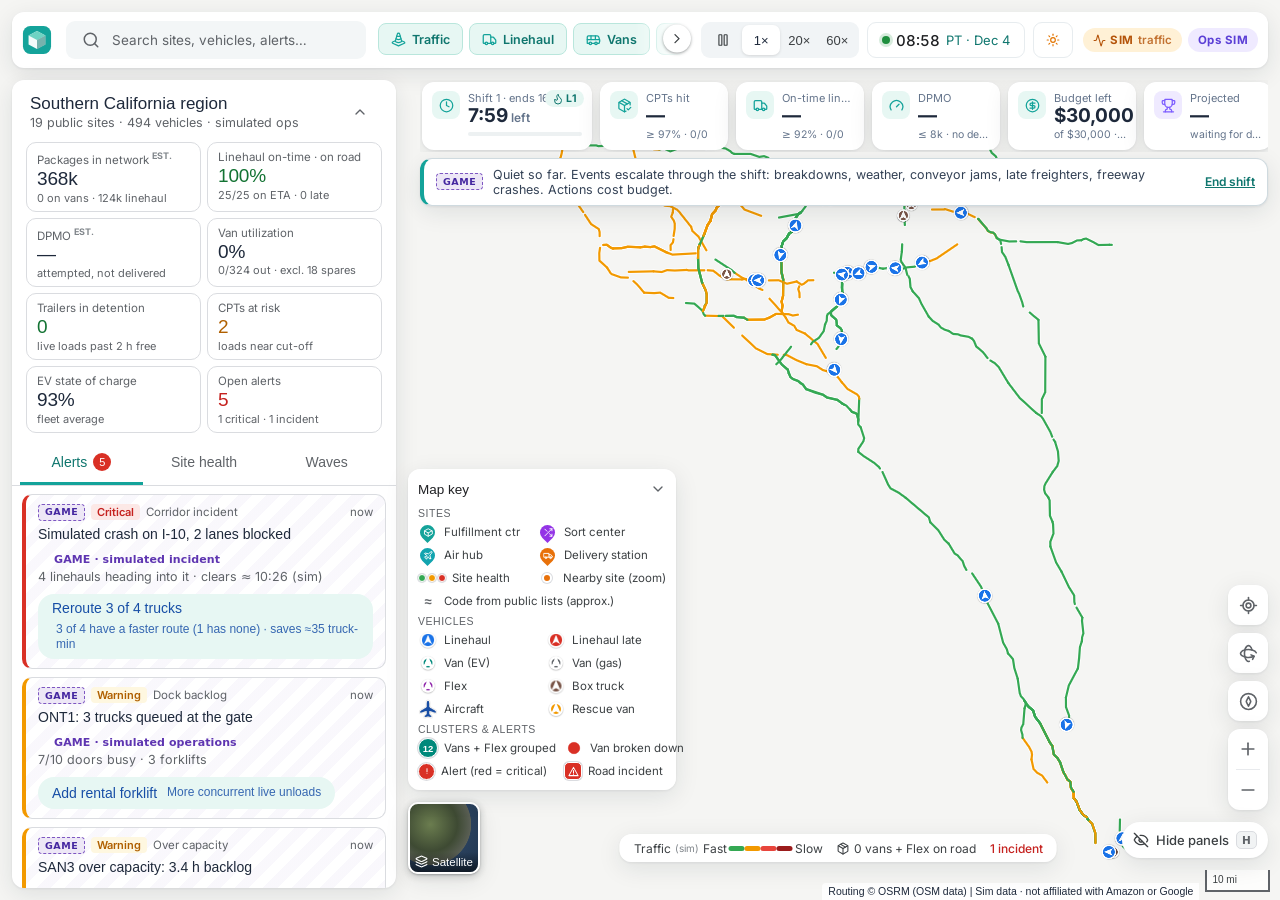
<file: yardline/index.html>
<!doctype html>
<html lang="en">
  <head>
    <meta charset="UTF-8" />
    <meta name="viewport" content="width=device-width, initial-scale=1.0" />
    <link rel="icon" href="./favicon.svg" />
    <title>Yardline · SoCal network (simulated)</title>
    <script type="module" crossorigin src="./assets/index-X_CyVbky.js"></script>
    <link rel="modulepreload" crossorigin href="./assets/react-CQapOqTb.js">
    <link rel="modulepreload" crossorigin href="./assets/maplibre-7--NOZSy.js">
    <link rel="stylesheet" crossorigin href="./assets/maplibre-CuCRB34y.css">
    <link rel="stylesheet" crossorigin href="./assets/index-925F8Wun.css">
  </head>
  <body>
    <div id="root"></div>
  </body>
</html>
</file>
<file: yardline/assets/maplibre-CuCRB34y.css>
.maplibregl-map{font:12px/20px Helvetica Neue,Arial,Helvetica,sans-serif;overflow:hidden;position:relative;-webkit-tap-highlight-color:rgb(0 0 0/0)}.maplibregl-canvas{left:0;position:absolute;top:0}.maplibregl-map:fullscreen{height:100%;width:100%}.maplibregl-ctrl-group button.maplibregl-ctrl-compass{touch-action:none}.maplibregl-canvas-container.maplibregl-interactive,.maplibregl-ctrl-group button.maplibregl-ctrl-compass{cursor:grab;-webkit-user-select:none;-moz-user-select:none;user-select:none}.maplibregl-canvas-container.maplibregl-interactive.maplibregl-track-pointer{cursor:pointer}.maplibregl-canvas-container.maplibregl-interactive:active,.maplibregl-ctrl-group button.maplibregl-ctrl-compass:active{cursor:grabbing}.maplibregl-canvas-container.maplibregl-touch-zoom-rotate,.maplibregl-canvas-container.maplibregl-touch-zoom-rotate .maplibregl-canvas{touch-action:pan-x pan-y}.maplibregl-canvas-container.maplibregl-touch-drag-pan,.maplibregl-canvas-container.maplibregl-touch-drag-pan .maplibregl-canvas{touch-action:pinch-zoom}.maplibregl-canvas-container.maplibregl-touch-zoom-rotate.maplibregl-touch-drag-pan,.maplibregl-canvas-container.maplibregl-touch-zoom-rotate.maplibregl-touch-drag-pan .maplibregl-canvas{touch-action:none}.maplibregl-canvas-container.maplibregl-touch-drag-pan.maplibregl-cooperative-gestures,.maplibregl-canvas-container.maplibregl-touch-drag-pan.maplibregl-cooperative-gestures .maplibregl-canvas{touch-action:pan-x pan-y}.maplibregl-ctrl-bottom-left,.maplibregl-ctrl-bottom-right,.maplibregl-ctrl-top-left,.maplibregl-ctrl-top-right{pointer-events:none;position:absolute;z-index:2}.maplibregl-ctrl-top-left{left:0;top:0}.maplibregl-ctrl-top-right{right:0;top:0}.maplibregl-ctrl-bottom-left{bottom:0;left:0}.maplibregl-ctrl-bottom-right{bottom:0;right:0}.maplibregl-ctrl{clear:both;pointer-events:auto;transform:translate(0)}.maplibregl-ctrl-top-left .maplibregl-ctrl{float:left;margin:10px 0 0 10px}.maplibregl-ctrl-top-right .maplibregl-ctrl{float:right;margin:10px 10px 0 0}.maplibregl-ctrl-bottom-left .maplibregl-ctrl{float:left;margin:0 0 10px 10px}.maplibregl-ctrl-bottom-right .maplibregl-ctrl{float:right;margin:0 10px 10px 0}.maplibregl-ctrl-group{background:#fff;border-radius:4px}.maplibregl-ctrl-group:not(:empty){box-shadow:0 0 0 2px #0000001a}@media (forced-colors:active){.maplibregl-ctrl-group:not(:empty){box-shadow:0 0 0 2px ButtonText}}.maplibregl-ctrl-group button{background-color:transparent;border:0;box-sizing:border-box;cursor:pointer;display:block;height:29px;outline:none;padding:0;width:29px}.maplibregl-ctrl-group button+button{border-top:1px solid #ddd}.maplibregl-ctrl button .maplibregl-ctrl-icon{background-position:50%;background-repeat:no-repeat;display:block;height:100%;width:100%}@media (forced-colors:active){.maplibregl-ctrl-icon{background-color:transparent}.maplibregl-ctrl-group button+button{border-top:1px solid ButtonText}}.maplibregl-ctrl button::-moz-focus-inner{border:0;padding:0}.maplibregl-ctrl-attrib-button:focus,.maplibregl-ctrl-group button:focus{box-shadow:0 0 2px 2px #0096ff}.maplibregl-ctrl button:disabled{cursor:not-allowed}.maplibregl-ctrl button:disabled .maplibregl-ctrl-icon{opacity:.25}.maplibregl-ctrl button:not(:disabled):hover{background-color:#0000000d}.maplibregl-ctrl-group button:focus:focus-visible{box-shadow:0 0 2px 2px #0096ff}.maplibregl-ctrl-group button:focus:not(:focus-visible){box-shadow:none}.maplibregl-ctrl-group button:focus:first-child{border-radius:4px 4px 0 0}.maplibregl-ctrl-group button:focus:last-child{border-radius:0 0 4px 4px}.maplibregl-ctrl-group button:focus:only-child{border-radius:inherit}.maplibregl-ctrl button.maplibregl-ctrl-zoom-out .maplibregl-ctrl-icon{background-image:url("data:image/svg+xml;charset=utf-8,%3Csvg xmlns='http://www.w3.org/2000/svg' width='29' height='29' fill='%23333' viewBox='0 0 29 29'%3E%3Cpath d='M10 13c-.75 0-1.5.75-1.5 1.5S9.25 16 10 16h9c.75 0 1.5-.75 1.5-1.5S19.75 13 19 13z'/%3E%3C/svg%3E")}.maplibregl-ctrl button.maplibregl-ctrl-zoom-in .maplibregl-ctrl-icon{background-image:url("data:image/svg+xml;charset=utf-8,%3Csvg xmlns='http://www.w3.org/2000/svg' width='29' height='29' fill='%23333' viewBox='0 0 29 29'%3E%3Cpath d='M14.5 8.5c-.75 0-1.5.75-1.5 1.5v3h-3c-.75 0-1.5.75-1.5 1.5S9.25 16 10 16h3v3c0 .75.75 1.5 1.5 1.5S16 19.75 16 19v-3h3c.75 0 1.5-.75 1.5-1.5S19.75 13 19 13h-3v-3c0-.75-.75-1.5-1.5-1.5'/%3E%3C/svg%3E")}@media (forced-colors:active){.maplibregl-ctrl button.maplibregl-ctrl-zoom-out .maplibregl-ctrl-icon{background-image:url("data:image/svg+xml;charset=utf-8,%3Csvg xmlns='http://www.w3.org/2000/svg' width='29' height='29' fill='%23fff' viewBox='0 0 29 29'%3E%3Cpath d='M10 13c-.75 0-1.5.75-1.5 1.5S9.25 16 10 16h9c.75 0 1.5-.75 1.5-1.5S19.75 13 19 13z'/%3E%3C/svg%3E")}.maplibregl-ctrl button.maplibregl-ctrl-zoom-in .maplibregl-ctrl-icon{background-image:url("data:image/svg+xml;charset=utf-8,%3Csvg xmlns='http://www.w3.org/2000/svg' width='29' height='29' fill='%23fff' viewBox='0 0 29 29'%3E%3Cpath d='M14.5 8.5c-.75 0-1.5.75-1.5 1.5v3h-3c-.75 0-1.5.75-1.5 1.5S9.25 16 10 16h3v3c0 .75.75 1.5 1.5 1.5S16 19.75 16 19v-3h3c.75 0 1.5-.75 1.5-1.5S19.75 13 19 13h-3v-3c0-.75-.75-1.5-1.5-1.5'/%3E%3C/svg%3E")}}@media (forced-colors:active) and (prefers-color-scheme:light){.maplibregl-ctrl button.maplibregl-ctrl-zoom-out .maplibregl-ctrl-icon{background-image:url("data:image/svg+xml;charset=utf-8,%3Csvg xmlns='http://www.w3.org/2000/svg' width='29' height='29' viewBox='0 0 29 29'%3E%3Cpath d='M10 13c-.75 0-1.5.75-1.5 1.5S9.25 16 10 16h9c.75 0 1.5-.75 1.5-1.5S19.75 13 19 13z'/%3E%3C/svg%3E")}.maplibregl-ctrl button.maplibregl-ctrl-zoom-in .maplibregl-ctrl-icon{background-image:url("data:image/svg+xml;charset=utf-8,%3Csvg xmlns='http://www.w3.org/2000/svg' width='29' height='29' viewBox='0 0 29 29'%3E%3Cpath d='M14.5 8.5c-.75 0-1.5.75-1.5 1.5v3h-3c-.75 0-1.5.75-1.5 1.5S9.25 16 10 16h3v3c0 .75.75 1.5 1.5 1.5S16 19.75 16 19v-3h3c.75 0 1.5-.75 1.5-1.5S19.75 13 19 13h-3v-3c0-.75-.75-1.5-1.5-1.5'/%3E%3C/svg%3E")}}.maplibregl-ctrl button.maplibregl-ctrl-fullscreen .maplibregl-ctrl-icon{background-image:url("data:image/svg+xml;charset=utf-8,%3Csvg xmlns='http://www.w3.org/2000/svg' width='29' height='29' fill='%23333' viewBox='0 0 29 29'%3E%3Cpath d='M24 16v5.5c0 1.75-.75 2.5-2.5 2.5H16v-1l3-1.5-4-5.5 1-1 5.5 4 1.5-3zM6 16l1.5 3 5.5-4 1 1-4 5.5 3 1.5v1H7.5C5.75 24 5 23.25 5 21.5V16zm7-11v1l-3 1.5 4 5.5-1 1-5.5-4L6 13H5V7.5C5 5.75 5.75 5 7.5 5zm11 2.5c0-1.75-.75-2.5-2.5-2.5H16v1l3 1.5-4 5.5 1 1 5.5-4 1.5 3h1z'/%3E%3C/svg%3E")}.maplibregl-ctrl button.maplibregl-ctrl-shrink .maplibregl-ctrl-icon{background-image:url("data:image/svg+xml;charset=utf-8,%3Csvg xmlns='http://www.w3.org/2000/svg' width='29' height='29' viewBox='0 0 29 29'%3E%3Cpath d='M18.5 16c-1.75 0-2.5.75-2.5 2.5V24h1l1.5-3 5.5 4 1-1-4-5.5 3-1.5v-1zM13 18.5c0-1.75-.75-2.5-2.5-2.5H5v1l3 1.5L4 24l1 1 5.5-4 1.5 3h1zm3-8c0 1.75.75 2.5 2.5 2.5H24v-1l-3-1.5L25 5l-1-1-5.5 4L17 5h-1zM10.5 13c1.75 0 2.5-.75 2.5-2.5V5h-1l-1.5 3L5 4 4 5l4 5.5L5 12v1z'/%3E%3C/svg%3E")}@media (forced-colors:active){.maplibregl-ctrl button.maplibregl-ctrl-fullscreen .maplibregl-ctrl-icon{background-image:url("data:image/svg+xml;charset=utf-8,%3Csvg xmlns='http://www.w3.org/2000/svg' width='29' height='29' fill='%23fff' viewBox='0 0 29 29'%3E%3Cpath d='M24 16v5.5c0 1.75-.75 2.5-2.5 2.5H16v-1l3-1.5-4-5.5 1-1 5.5 4 1.5-3zM6 16l1.5 3 5.5-4 1 1-4 5.5 3 1.5v1H7.5C5.75 24 5 23.25 5 21.5V16zm7-11v1l-3 1.5 4 5.5-1 1-5.5-4L6 13H5V7.5C5 5.75 5.75 5 7.5 5zm11 2.5c0-1.75-.75-2.5-2.5-2.5H16v1l3 1.5-4 5.5 1 1 5.5-4 1.5 3h1z'/%3E%3C/svg%3E")}.maplibregl-ctrl button.maplibregl-ctrl-shrink .maplibregl-ctrl-icon{background-image:url("data:image/svg+xml;charset=utf-8,%3Csvg xmlns='http://www.w3.org/2000/svg' width='29' height='29' fill='%23fff' viewBox='0 0 29 29'%3E%3Cpath d='M18.5 16c-1.75 0-2.5.75-2.5 2.5V24h1l1.5-3 5.5 4 1-1-4-5.5 3-1.5v-1zM13 18.5c0-1.75-.75-2.5-2.5-2.5H5v1l3 1.5L4 24l1 1 5.5-4 1.5 3h1zm3-8c0 1.75.75 2.5 2.5 2.5H24v-1l-3-1.5L25 5l-1-1-5.5 4L17 5h-1zM10.5 13c1.75 0 2.5-.75 2.5-2.5V5h-1l-1.5 3L5 4 4 5l4 5.5L5 12v1z'/%3E%3C/svg%3E")}}@media (forced-colors:active) and (prefers-color-scheme:light){.maplibregl-ctrl button.maplibregl-ctrl-fullscreen .maplibregl-ctrl-icon{background-image:url("data:image/svg+xml;charset=utf-8,%3Csvg xmlns='http://www.w3.org/2000/svg' width='29' height='29' viewBox='0 0 29 29'%3E%3Cpath d='M24 16v5.5c0 1.75-.75 2.5-2.5 2.5H16v-1l3-1.5-4-5.5 1-1 5.5 4 1.5-3zM6 16l1.5 3 5.5-4 1 1-4 5.5 3 1.5v1H7.5C5.75 24 5 23.25 5 21.5V16zm7-11v1l-3 1.5 4 5.5-1 1-5.5-4L6 13H5V7.5C5 5.75 5.75 5 7.5 5zm11 2.5c0-1.75-.75-2.5-2.5-2.5H16v1l3 1.5-4 5.5 1 1 5.5-4 1.5 3h1z'/%3E%3C/svg%3E")}.maplibregl-ctrl button.maplibregl-ctrl-shrink .maplibregl-ctrl-icon{background-image:url("data:image/svg+xml;charset=utf-8,%3Csvg xmlns='http://www.w3.org/2000/svg' width='29' height='29' viewBox='0 0 29 29'%3E%3Cpath d='M18.5 16c-1.75 0-2.5.75-2.5 2.5V24h1l1.5-3 5.5 4 1-1-4-5.5 3-1.5v-1zM13 18.5c0-1.75-.75-2.5-2.5-2.5H5v1l3 1.5L4 24l1 1 5.5-4 1.5 3h1zm3-8c0 1.75.75 2.5 2.5 2.5H24v-1l-3-1.5L25 5l-1-1-5.5 4L17 5h-1zM10.5 13c1.75 0 2.5-.75 2.5-2.5V5h-1l-1.5 3L5 4 4 5l4 5.5L5 12v1z'/%3E%3C/svg%3E")}}.maplibregl-ctrl button.maplibregl-ctrl-compass .maplibregl-ctrl-icon{background-image:url("data:image/svg+xml;charset=utf-8,%3Csvg xmlns='http://www.w3.org/2000/svg' width='29' height='29' fill='%23333' viewBox='0 0 29 29'%3E%3Cpath d='m10.5 14 4-8 4 8z'/%3E%3Cpath fill='%23ccc' d='m10.5 16 4 8 4-8z'/%3E%3C/svg%3E")}@media (forced-colors:active){.maplibregl-ctrl button.maplibregl-ctrl-compass .maplibregl-ctrl-icon{background-image:url("data:image/svg+xml;charset=utf-8,%3Csvg xmlns='http://www.w3.org/2000/svg' width='29' height='29' fill='%23fff' viewBox='0 0 29 29'%3E%3Cpath d='m10.5 14 4-8 4 8z'/%3E%3Cpath fill='%23ccc' d='m10.5 16 4 8 4-8z'/%3E%3C/svg%3E")}}@media (forced-colors:active) and (prefers-color-scheme:light){.maplibregl-ctrl button.maplibregl-ctrl-compass .maplibregl-ctrl-icon{background-image:url("data:image/svg+xml;charset=utf-8,%3Csvg xmlns='http://www.w3.org/2000/svg' width='29' height='29' viewBox='0 0 29 29'%3E%3Cpath d='m10.5 14 4-8 4 8z'/%3E%3Cpath fill='%23ccc' d='m10.5 16 4 8 4-8z'/%3E%3C/svg%3E")}}.maplibregl-ctrl button.maplibregl-ctrl-terrain .maplibregl-ctrl-icon{background-image:url("data:image/svg+xml;charset=utf-8,%3Csvg xmlns='http://www.w3.org/2000/svg' width='22' height='22' fill='%23333' viewBox='0 0 22 22'%3E%3Cpath d='m1.754 13.406 4.453-4.851 3.09 3.09 3.281 3.277.969-.969-3.309-3.312 3.844-4.121 6.148 6.886h1.082v-.855l-7.207-8.07-4.84 5.187L6.169 6.57l-5.48 5.965v.871ZM.688 16.844h20.625v1.375H.688Zm0 0'/%3E%3C/svg%3E")}.maplibregl-ctrl button.maplibregl-ctrl-terrain-enabled .maplibregl-ctrl-icon{background-image:url("data:image/svg+xml;charset=utf-8,%3Csvg xmlns='http://www.w3.org/2000/svg' width='22' height='22' fill='%2333b5e5' viewBox='0 0 22 22'%3E%3Cpath d='m1.754 13.406 4.453-4.851 3.09 3.09 3.281 3.277.969-.969-3.309-3.312 3.844-4.121 6.148 6.886h1.082v-.855l-7.207-8.07-4.84 5.187L6.169 6.57l-5.48 5.965v.871ZM.688 16.844h20.625v1.375H.688Zm0 0'/%3E%3C/svg%3E")}.maplibregl-ctrl button.maplibregl-ctrl-geolocate .maplibregl-ctrl-icon{background-image:url("data:image/svg+xml;charset=utf-8,%3Csvg xmlns='http://www.w3.org/2000/svg' width='29' height='29' fill='%23333' viewBox='0 0 20 20'%3E%3Cpath d='M10 4C9 4 9 5 9 5v.1A5 5 0 0 0 5.1 9H5s-1 0-1 1 1 1 1 1h.1A5 5 0 0 0 9 14.9v.1s0 1 1 1 1-1 1-1v-.1a5 5 0 0 0 3.9-3.9h.1s1 0 1-1-1-1-1-1h-.1A5 5 0 0 0 11 5.1V5s0-1-1-1m0 2.5a3.5 3.5 0 1 1 0 7 3.5 3.5 0 1 1 0-7'/%3E%3Ccircle cx='10' cy='10' r='2'/%3E%3C/svg%3E")}.maplibregl-ctrl button.maplibregl-ctrl-geolocate:disabled .maplibregl-ctrl-icon{background-image:url("data:image/svg+xml;charset=utf-8,%3Csvg xmlns='http://www.w3.org/2000/svg' width='29' height='29' fill='%23aaa' viewBox='0 0 20 20'%3E%3Cpath d='M10 4C9 4 9 5 9 5v.1A5 5 0 0 0 5.1 9H5s-1 0-1 1 1 1 1 1h.1A5 5 0 0 0 9 14.9v.1s0 1 1 1 1-1 1-1v-.1a5 5 0 0 0 3.9-3.9h.1s1 0 1-1-1-1-1-1h-.1A5 5 0 0 0 11 5.1V5s0-1-1-1m0 2.5a3.5 3.5 0 1 1 0 7 3.5 3.5 0 1 1 0-7'/%3E%3Ccircle cx='10' cy='10' r='2'/%3E%3Cpath fill='red' d='m14 5 1 1-9 9-1-1z'/%3E%3C/svg%3E")}.maplibregl-ctrl button.maplibregl-ctrl-geolocate.maplibregl-ctrl-geolocate-active .maplibregl-ctrl-icon{background-image:url("data:image/svg+xml;charset=utf-8,%3Csvg xmlns='http://www.w3.org/2000/svg' width='29' height='29' fill='%2333b5e5' viewBox='0 0 20 20'%3E%3Cpath d='M10 4C9 4 9 5 9 5v.1A5 5 0 0 0 5.1 9H5s-1 0-1 1 1 1 1 1h.1A5 5 0 0 0 9 14.9v.1s0 1 1 1 1-1 1-1v-.1a5 5 0 0 0 3.9-3.9h.1s1 0 1-1-1-1-1-1h-.1A5 5 0 0 0 11 5.1V5s0-1-1-1m0 2.5a3.5 3.5 0 1 1 0 7 3.5 3.5 0 1 1 0-7'/%3E%3Ccircle cx='10' cy='10' r='2'/%3E%3C/svg%3E")}.maplibregl-ctrl button.maplibregl-ctrl-geolocate.maplibregl-ctrl-geolocate-active-error .maplibregl-ctrl-icon{background-image:url("data:image/svg+xml;charset=utf-8,%3Csvg xmlns='http://www.w3.org/2000/svg' width='29' height='29' fill='%23e58978' viewBox='0 0 20 20'%3E%3Cpath d='M10 4C9 4 9 5 9 5v.1A5 5 0 0 0 5.1 9H5s-1 0-1 1 1 1 1 1h.1A5 5 0 0 0 9 14.9v.1s0 1 1 1 1-1 1-1v-.1a5 5 0 0 0 3.9-3.9h.1s1 0 1-1-1-1-1-1h-.1A5 5 0 0 0 11 5.1V5s0-1-1-1m0 2.5a3.5 3.5 0 1 1 0 7 3.5 3.5 0 1 1 0-7'/%3E%3Ccircle cx='10' cy='10' r='2'/%3E%3C/svg%3E")}.maplibregl-ctrl button.maplibregl-ctrl-geolocate.maplibregl-ctrl-geolocate-background .maplibregl-ctrl-icon{background-image:url("data:image/svg+xml;charset=utf-8,%3Csvg xmlns='http://www.w3.org/2000/svg' width='29' height='29' fill='%2333b5e5' viewBox='0 0 20 20'%3E%3Cpath d='M10 4C9 4 9 5 9 5v.1A5 5 0 0 0 5.1 9H5s-1 0-1 1 1 1 1 1h.1A5 5 0 0 0 9 14.9v.1s0 1 1 1 1-1 1-1v-.1a5 5 0 0 0 3.9-3.9h.1s1 0 1-1-1-1-1-1h-.1A5 5 0 0 0 11 5.1V5s0-1-1-1m0 2.5a3.5 3.5 0 1 1 0 7 3.5 3.5 0 1 1 0-7'/%3E%3C/svg%3E")}.maplibregl-ctrl button.maplibregl-ctrl-geolocate.maplibregl-ctrl-geolocate-background-error .maplibregl-ctrl-icon{background-image:url("data:image/svg+xml;charset=utf-8,%3Csvg xmlns='http://www.w3.org/2000/svg' width='29' height='29' fill='%23e54e33' viewBox='0 0 20 20'%3E%3Cpath d='M10 4C9 4 9 5 9 5v.1A5 5 0 0 0 5.1 9H5s-1 0-1 1 1 1 1 1h.1A5 5 0 0 0 9 14.9v.1s0 1 1 1 1-1 1-1v-.1a5 5 0 0 0 3.9-3.9h.1s1 0 1-1-1-1-1-1h-.1A5 5 0 0 0 11 5.1V5s0-1-1-1m0 2.5a3.5 3.5 0 1 1 0 7 3.5 3.5 0 1 1 0-7'/%3E%3C/svg%3E")}.maplibregl-ctrl button.maplibregl-ctrl-geolocate.maplibregl-ctrl-geolocate-waiting .maplibregl-ctrl-icon{animation:maplibregl-spin 2s linear infinite}@media (forced-colors:active){.maplibregl-ctrl button.maplibregl-ctrl-geolocate .maplibregl-ctrl-icon{background-image:url("data:image/svg+xml;charset=utf-8,%3Csvg xmlns='http://www.w3.org/2000/svg' width='29' height='29' fill='%23fff' viewBox='0 0 20 20'%3E%3Cpath d='M10 4C9 4 9 5 9 5v.1A5 5 0 0 0 5.1 9H5s-1 0-1 1 1 1 1 1h.1A5 5 0 0 0 9 14.9v.1s0 1 1 1 1-1 1-1v-.1a5 5 0 0 0 3.9-3.9h.1s1 0 1-1-1-1-1-1h-.1A5 5 0 0 0 11 5.1V5s0-1-1-1m0 2.5a3.5 3.5 0 1 1 0 7 3.5 3.5 0 1 1 0-7'/%3E%3Ccircle cx='10' cy='10' r='2'/%3E%3C/svg%3E")}.maplibregl-ctrl button.maplibregl-ctrl-geolocate:disabled .maplibregl-ctrl-icon{background-image:url("data:image/svg+xml;charset=utf-8,%3Csvg xmlns='http://www.w3.org/2000/svg' width='29' height='29' fill='%23999' viewBox='0 0 20 20'%3E%3Cpath d='M10 4C9 4 9 5 9 5v.1A5 5 0 0 0 5.1 9H5s-1 0-1 1 1 1 1 1h.1A5 5 0 0 0 9 14.9v.1s0 1 1 1 1-1 1-1v-.1a5 5 0 0 0 3.9-3.9h.1s1 0 1-1-1-1-1-1h-.1A5 5 0 0 0 11 5.1V5s0-1-1-1m0 2.5a3.5 3.5 0 1 1 0 7 3.5 3.5 0 1 1 0-7'/%3E%3Ccircle cx='10' cy='10' r='2'/%3E%3Cpath fill='red' d='m14 5 1 1-9 9-1-1z'/%3E%3C/svg%3E")}.maplibregl-ctrl button.maplibregl-ctrl-geolocate.maplibregl-ctrl-geolocate-active .maplibregl-ctrl-icon{background-image:url("data:image/svg+xml;charset=utf-8,%3Csvg xmlns='http://www.w3.org/2000/svg' width='29' height='29' fill='%2333b5e5' viewBox='0 0 20 20'%3E%3Cpath d='M10 4C9 4 9 5 9 5v.1A5 5 0 0 0 5.1 9H5s-1 0-1 1 1 1 1 1h.1A5 5 0 0 0 9 14.9v.1s0 1 1 1 1-1 1-1v-.1a5 5 0 0 0 3.9-3.9h.1s1 0 1-1-1-1-1-1h-.1A5 5 0 0 0 11 5.1V5s0-1-1-1m0 2.5a3.5 3.5 0 1 1 0 7 3.5 3.5 0 1 1 0-7'/%3E%3Ccircle cx='10' cy='10' r='2'/%3E%3C/svg%3E")}.maplibregl-ctrl button.maplibregl-ctrl-geolocate.maplibregl-ctrl-geolocate-active-error .maplibregl-ctrl-icon{background-image:url("data:image/svg+xml;charset=utf-8,%3Csvg xmlns='http://www.w3.org/2000/svg' width='29' height='29' fill='%23e58978' viewBox='0 0 20 20'%3E%3Cpath d='M10 4C9 4 9 5 9 5v.1A5 5 0 0 0 5.1 9H5s-1 0-1 1 1 1 1 1h.1A5 5 0 0 0 9 14.9v.1s0 1 1 1 1-1 1-1v-.1a5 5 0 0 0 3.9-3.9h.1s1 0 1-1-1-1-1-1h-.1A5 5 0 0 0 11 5.1V5s0-1-1-1m0 2.5a3.5 3.5 0 1 1 0 7 3.5 3.5 0 1 1 0-7'/%3E%3Ccircle cx='10' cy='10' r='2'/%3E%3C/svg%3E")}.maplibregl-ctrl button.maplibregl-ctrl-geolocate.maplibregl-ctrl-geolocate-background .maplibregl-ctrl-icon{background-image:url("data:image/svg+xml;charset=utf-8,%3Csvg xmlns='http://www.w3.org/2000/svg' width='29' height='29' fill='%2333b5e5' viewBox='0 0 20 20'%3E%3Cpath d='M10 4C9 4 9 5 9 5v.1A5 5 0 0 0 5.1 9H5s-1 0-1 1 1 1 1 1h.1A5 5 0 0 0 9 14.9v.1s0 1 1 1 1-1 1-1v-.1a5 5 0 0 0 3.9-3.9h.1s1 0 1-1-1-1-1-1h-.1A5 5 0 0 0 11 5.1V5s0-1-1-1m0 2.5a3.5 3.5 0 1 1 0 7 3.5 3.5 0 1 1 0-7'/%3E%3C/svg%3E")}.maplibregl-ctrl button.maplibregl-ctrl-geolocate.maplibregl-ctrl-geolocate-background-error .maplibregl-ctrl-icon{background-image:url("data:image/svg+xml;charset=utf-8,%3Csvg xmlns='http://www.w3.org/2000/svg' width='29' height='29' fill='%23e54e33' viewBox='0 0 20 20'%3E%3Cpath d='M10 4C9 4 9 5 9 5v.1A5 5 0 0 0 5.1 9H5s-1 0-1 1 1 1 1 1h.1A5 5 0 0 0 9 14.9v.1s0 1 1 1 1-1 1-1v-.1a5 5 0 0 0 3.9-3.9h.1s1 0 1-1-1-1-1-1h-.1A5 5 0 0 0 11 5.1V5s0-1-1-1m0 2.5a3.5 3.5 0 1 1 0 7 3.5 3.5 0 1 1 0-7'/%3E%3C/svg%3E")}}@media (forced-colors:active) and (prefers-color-scheme:light){.maplibregl-ctrl button.maplibregl-ctrl-geolocate .maplibregl-ctrl-icon{background-image:url("data:image/svg+xml;charset=utf-8,%3Csvg xmlns='http://www.w3.org/2000/svg' width='29' height='29' viewBox='0 0 20 20'%3E%3Cpath d='M10 4C9 4 9 5 9 5v.1A5 5 0 0 0 5.1 9H5s-1 0-1 1 1 1 1 1h.1A5 5 0 0 0 9 14.9v.1s0 1 1 1 1-1 1-1v-.1a5 5 0 0 0 3.9-3.9h.1s1 0 1-1-1-1-1-1h-.1A5 5 0 0 0 11 5.1V5s0-1-1-1m0 2.5a3.5 3.5 0 1 1 0 7 3.5 3.5 0 1 1 0-7'/%3E%3Ccircle cx='10' cy='10' r='2'/%3E%3C/svg%3E")}.maplibregl-ctrl button.maplibregl-ctrl-geolocate:disabled .maplibregl-ctrl-icon{background-image:url("data:image/svg+xml;charset=utf-8,%3Csvg xmlns='http://www.w3.org/2000/svg' width='29' height='29' fill='%23666' viewBox='0 0 20 20'%3E%3Cpath d='M10 4C9 4 9 5 9 5v.1A5 5 0 0 0 5.1 9H5s-1 0-1 1 1 1 1 1h.1A5 5 0 0 0 9 14.9v.1s0 1 1 1 1-1 1-1v-.1a5 5 0 0 0 3.9-3.9h.1s1 0 1-1-1-1-1-1h-.1A5 5 0 0 0 11 5.1V5s0-1-1-1m0 2.5a3.5 3.5 0 1 1 0 7 3.5 3.5 0 1 1 0-7'/%3E%3Ccircle cx='10' cy='10' r='2'/%3E%3Cpath fill='red' d='m14 5 1 1-9 9-1-1z'/%3E%3C/svg%3E")}}@keyframes maplibregl-spin{0%{transform:rotate(0)}to{transform:rotate(1turn)}}a.maplibregl-ctrl-logo{background-image:url("data:image/svg+xml;charset=utf-8,%3Csvg xmlns='http://www.w3.org/2000/svg' width='88' height='23' fill='none'%3E%3Cpath fill='%23000' fill-opacity='.4' fill-rule='evenodd' d='M17.408 16.796h-1.827l2.501-12.095h.198l3.324 6.533.988 2.19.988-2.19 3.258-6.533h.181l2.6 12.095h-1.81l-1.218-5.644-.362-1.71-.658 1.71-2.929 5.644h-.098l-2.914-5.644-.757-1.71-.345 1.71zm1.958-3.42-.726 3.663a1.255 1.255 0 0 1-1.232 1.011h-1.827a1.255 1.255 0 0 1-1.229-1.509l2.501-12.095a1.255 1.255 0 0 1 1.23-1.001h.197a1.25 1.25 0 0 1 1.12.685l3.19 6.273 3.125-6.263a1.25 1.25 0 0 1 1.123-.695h.181a1.255 1.255 0 0 1 1.227.991l1.443 6.71a5 5 0 0 1 .314-.787l.009-.016a4.6 4.6 0 0 1 1.777-1.887c.782-.46 1.668-.667 2.611-.667a4.6 4.6 0 0 1 1.7.32l.306.134c.21-.16.474-.256.759-.256h1.694a1.255 1.255 0 0 1 1.212.925 1.255 1.255 0 0 1 1.212-.925h1.711c.284 0 .545.094.755.252.613-.3 1.312-.45 2.075-.45 1.356 0 2.557.445 3.482 1.4q.47.48.763 1.064V4.701a1.255 1.255 0 0 1 1.255-1.255h1.86A1.255 1.255 0 0 1 54.44 4.7v9.194h2.217c.19 0 .37.043.532.118v-4.77c0-.356.147-.678.385-.906a2.42 2.42 0 0 1-.682-1.71c0-.665.267-1.253.735-1.7a2.45 2.45 0 0 1 1.722-.674 2.43 2.43 0 0 1 1.705.675q.318.302.504.683V4.7a1.255 1.255 0 0 1 1.255-1.255h1.744A1.255 1.255 0 0 1 65.812 4.7v3.335a4.8 4.8 0 0 1 1.526-.246c.938 0 1.817.214 2.59.69a4.47 4.47 0 0 1 1.67 1.743v-.98a1.255 1.255 0 0 1 1.256-1.256h1.777c.233 0 .451.064.639.174a3.4 3.4 0 0 1 1.567-.372c.346 0 .861.02 1.285.232a1.25 1.25 0 0 1 .689 1.004 4.7 4.7 0 0 1 .853-.588c.795-.44 1.675-.647 2.61-.647 1.385 0 2.65.39 3.525 1.396.836.938 1.168 2.173 1.168 3.528q-.001.515-.056 1.051a1.255 1.255 0 0 1-.947 1.09l.408.952a1.255 1.255 0 0 1-.477 1.552c-.418.268-.92.463-1.458.612-.613.171-1.304.244-2.049.244-1.06 0-2.043-.207-2.886-.698l-.015-.008c-.798-.48-1.419-1.135-1.818-1.963l-.004-.008a5.8 5.8 0 0 1-.548-2.512q0-.429.053-.843a1.3 1.3 0 0 1-.333-.086l-.166-.004c-.223 0-.426.062-.643.228-.03.024-.142.139-.142.59v3.883a1.255 1.255 0 0 1-1.256 1.256h-1.777a1.255 1.255 0 0 1-1.256-1.256V15.69l-.032.057a4.8 4.8 0 0 1-1.86 1.833 5.04 5.04 0 0 1-2.484.634 4.5 4.5 0 0 1-1.935-.424 1.25 1.25 0 0 1-.764.258h-1.71a1.255 1.255 0 0 1-1.256-1.255V7.687a2.4 2.4 0 0 1-.428.625c.253.23.412.561.412.93v7.553a1.255 1.255 0 0 1-1.256 1.255h-1.843a1.25 1.25 0 0 1-.894-.373c-.228.23-.544.373-.894.373H51.32a1.255 1.255 0 0 1-1.256-1.255v-1.251l-.061.117a4.7 4.7 0 0 1-1.782 1.884 4.77 4.77 0 0 1-2.485.67 5.6 5.6 0 0 1-1.485-.188l.009 2.764a1.255 1.255 0 0 1-1.255 1.259h-1.729a1.255 1.255 0 0 1-1.255-1.255v-3.537a1.255 1.255 0 0 1-1.167.793h-1.679a1.25 1.25 0 0 1-.77-.263 4.5 4.5 0 0 1-1.945.429c-.885 0-1.724-.21-2.495-.632l-.017-.01a5 5 0 0 1-1.081-.836 1.255 1.255 0 0 1-1.254 1.312h-1.81a1.255 1.255 0 0 1-1.228-.99l-.782-3.625-2.044 3.939a1.25 1.25 0 0 1-1.115.676h-.098a1.25 1.25 0 0 1-1.116-.68l-2.061-3.994zM35.92 16.63l.207-.114.223-.15q.493-.356.735-.785l.061-.118.033 1.332h1.678V9.242h-1.694l-.033 1.267q-.133-.329-.526-.658l-.032-.028a3.2 3.2 0 0 0-.668-.428l-.27-.12a3.3 3.3 0 0 0-1.235-.23q-1.136-.001-1.974.493a3.36 3.36 0 0 0-1.3 1.382q-.445.89-.444 2.074 0 1.2.51 2.107a3.8 3.8 0 0 0 1.382 1.381 3.9 3.9 0 0 0 1.893.477q.795 0 1.455-.33zm-2.789-5.38q-.576.675-.575 1.762 0 1.102.559 1.794.576.675 1.645.675a2.25 2.25 0 0 0 .934-.19 2.2 2.2 0 0 0 .468-.29l.178-.161a2.2 2.2 0 0 0 .397-.561q.244-.5.244-1.15v-.115q0-.708-.296-1.267l-.043-.077a2.2 2.2 0 0 0-.633-.709l-.13-.086-.047-.028a2.1 2.1 0 0 0-1.073-.285q-1.052 0-1.629.692zm2.316 2.706c.163-.17.28-.407.28-.83v-.114c0-.292-.06-.508-.15-.68a.96.96 0 0 0-.353-.389.85.85 0 0 0-.464-.127c-.4 0-.56.114-.664.239l-.01.012c-.148.174-.275.45-.275.945 0 .506.122.801.27.99.097.11.266.224.68.224.303 0 .504-.09.687-.269zm7.545 1.705a2.6 2.6 0 0 0 .331.423q.319.33.755.548l.173.074q.65.255 1.49.255 1.02 0 1.844-.493a3.45 3.45 0 0 0 1.316-1.4q.493-.904.493-2.089 0-1.909-.988-2.913-.988-1.02-2.584-1.02-.898 0-1.575.347a3 3 0 0 0-.415.262l-.199.166a3.4 3.4 0 0 0-.64.82V9.242h-1.712v11.553h1.729l-.017-5.134zm.53-1.138q.206.29.48.5l.155.11.053.034q.51.296 1.119.297 1.07 0 1.645-.675.577-.69.576-1.762 0-1.119-.576-1.777-.558-.675-1.645-.675-.435 0-.835.16a2 2 0 0 0-.284.136 2 2 0 0 0-.363.254 2.2 2.2 0 0 0-.46.569l-.082.162a2.6 2.6 0 0 0-.213 1.072v.115q0 .707.296 1.267l.135.211zm.964-.818a1.1 1.1 0 0 0 .367.385.94.94 0 0 0 .476.118c.423 0 .59-.117.687-.23.159-.194.28-.478.28-.95 0-.53-.133-.8-.266-.952l-.021-.025c-.078-.094-.231-.221-.68-.221a1 1 0 0 0-.503.135l-.012.007a.86.86 0 0 0-.335.343c-.073.133-.132.324-.132.614v.115a1.4 1.4 0 0 0 .14.66zm15.7-6.222q.347-.346.346-.856a1.05 1.05 0 0 0-.345-.79 1.18 1.18 0 0 0-.84-.329q-.51 0-.855.33a1.05 1.05 0 0 0-.346.79q0 .51.346.855.345.346.856.346.51 0 .839-.346zm4.337 9.314.033-1.332q.191.403.59.747l.098.081a4 4 0 0 0 .316.224l.223.122a3.2 3.2 0 0 0 1.44.322 3.8 3.8 0 0 0 1.875-.477 3.5 3.5 0 0 0 1.382-1.366q.527-.89.526-2.09 0-1.184-.444-2.073a3.24 3.24 0 0 0-1.283-1.399q-.823-.51-1.942-.51a3.5 3.5 0 0 0-1.527.344l-.086.043-.165.09a3 3 0 0 0-.33.214q-.432.315-.656.707a2 2 0 0 0-.099.198l.082-1.283V4.701h-1.744v12.095zm.473-2.509a2.5 2.5 0 0 0 .566.7q.117.098.245.18l.144.08a2.1 2.1 0 0 0 .975.232q1.07 0 1.645-.675.576-.69.576-1.778 0-1.102-.576-1.777-.56-.691-1.645-.692a2.2 2.2 0 0 0-1.015.235q-.22.113-.415.282l-.15.142a2.1 2.1 0 0 0-.42.594q-.223.479-.223 1.1v.115q0 .705.293 1.26zm2.616-.293c.157-.191.28-.479.28-.967 0-.51-.13-.79-.276-.961l-.021-.026c-.082-.1-.232-.225-.67-.225a.87.87 0 0 0-.681.279l-.012.011c-.154.155-.274.38-.274.807v.115c0 .285.057.499.144.669a1.1 1.1 0 0 0 .367.405c.137.082.28.123.455.123.423 0 .59-.118.686-.23zm8.266-3.013q.345-.13.724-.14l.069-.002q.493 0 .642.099l.247-1.794q-.196-.099-.717-.099a2.3 2.3 0 0 0-.545.063 2 2 0 0 0-.411.148 2.2 2.2 0 0 0-.4.249 2.5 2.5 0 0 0-.485.499 2.7 2.7 0 0 0-.32.581l-.05.137v-1.48h-1.778v7.553h1.777v-3.884q0-.546.159-.943a1.5 1.5 0 0 1 .466-.636 2.5 2.5 0 0 1 .399-.253 2 2 0 0 1 .224-.099zm9.784 2.656.05-.922q0-1.743-.856-2.698-.838-.97-2.584-.97-1.119-.001-2.007.493a3.46 3.46 0 0 0-1.4 1.382q-.493.906-.493 2.106 0 1.07.428 1.975.428.89 1.332 1.432.906.526 2.255.526.973 0 1.668-.185l.044-.012.135-.04q.613-.184.984-.421l-.542-1.267q-.3.162-.642.274l-.297.087q-.51.131-1.3.131-.954 0-1.497-.444a1.6 1.6 0 0 1-.192-.193q-.366-.44-.512-1.234l-.004-.021zm-5.427-1.256-.003.022h3.752v-.138q-.011-.727-.288-1.118a1 1 0 0 0-.156-.176q-.46-.428-1.316-.428-.986 0-1.494.604-.379.45-.494 1.234zm-27.053 2.77V4.7h-1.86v12.095h5.333V15.15zm7.103-5.908v7.553h-1.843V9.242h1.843z'/%3E%3Cpath fill='%23fff' d='m19.63 11.151-.757-1.71-.345 1.71-1.12 5.644h-1.827L18.083 4.7h.197l3.325 6.533.988 2.19.988-2.19L26.839 4.7h.181l2.6 12.095h-1.81l-1.218-5.644-.362-1.71-.658 1.71-2.93 5.644h-.098l-2.913-5.644zm14.836 5.81q-1.02 0-1.893-.478a3.8 3.8 0 0 1-1.381-1.382q-.51-.906-.51-2.106 0-1.185.444-2.074a3.36 3.36 0 0 1 1.3-1.382q.839-.494 1.974-.494a3.3 3.3 0 0 1 1.234.231 3.3 3.3 0 0 1 .97.575q.396.33.527.659l.033-1.267h1.694v7.553H37.18l-.033-1.332q-.279.593-1.02 1.053a3.17 3.17 0 0 1-1.662.444zm.296-1.482q.938 0 1.58-.642.642-.66.642-1.711v-.115q0-.708-.296-1.267a2.2 2.2 0 0 0-.807-.872 2.1 2.1 0 0 0-1.119-.313q-1.053 0-1.629.692-.575.675-.575 1.76 0 1.103.559 1.795.577.675 1.645.675zm6.521-6.237h1.711v1.4q.906-1.597 2.83-1.597 1.596 0 2.584 1.02.988 1.005.988 2.914 0 1.185-.493 2.09a3.46 3.46 0 0 1-1.316 1.399 3.5 3.5 0 0 1-1.844.493q-.954 0-1.662-.329a2.67 2.67 0 0 1-1.086-.97l.017 5.134h-1.728zm4.048 6.22q1.07 0 1.645-.674.577-.69.576-1.762 0-1.119-.576-1.777-.558-.675-1.645-.675-.592 0-1.12.296-.51.28-.822.823-.296.527-.296 1.234v.115q0 .708.296 1.267.313.543.823.855.51.296 1.119.297z'/%3E%3Cpath fill='%23e1e3e9' d='M51.325 4.7h1.86v10.45h3.473v1.646h-5.333zm7.12 4.542h1.843v7.553h-1.843zm.905-1.415a1.16 1.16 0 0 1-.856-.346 1.17 1.17 0 0 1-.346-.856 1.05 1.05 0 0 1 .346-.79q.346-.329.856-.329.494 0 .839.33a1.05 1.05 0 0 1 .345.79 1.16 1.16 0 0 1-.345.855q-.33.346-.84.346zm7.875 9.133a3.17 3.17 0 0 1-1.662-.444q-.723-.46-1.004-1.053l-.033 1.332h-1.71V4.701h1.743v4.657l-.082 1.283q.279-.658 1.086-1.119a3.5 3.5 0 0 1 1.778-.477q1.119 0 1.942.51a3.24 3.24 0 0 1 1.283 1.4q.445.888.444 2.072 0 1.201-.526 2.09a3.5 3.5 0 0 1-1.382 1.366 3.8 3.8 0 0 1-1.876.477zm-.296-1.481q1.069 0 1.645-.675.577-.69.577-1.778 0-1.102-.577-1.776-.56-.691-1.645-.692a2.12 2.12 0 0 0-1.58.659q-.642.641-.642 1.694v.115q0 .71.296 1.267a2.4 2.4 0 0 0 .807.872 2.1 2.1 0 0 0 1.119.313zm5.927-6.237h1.777v1.481q.263-.757.856-1.217a2.14 2.14 0 0 1 1.349-.46q.527 0 .724.098l-.247 1.794q-.149-.099-.642-.099-.774 0-1.416.494-.626.493-.626 1.58v3.883h-1.777V9.242zm9.534 7.718q-1.35 0-2.255-.526-.904-.543-1.332-1.432a4.6 4.6 0 0 1-.428-1.975q0-1.2.493-2.106a3.46 3.46 0 0 1 1.4-1.382q.889-.495 2.007-.494 1.744 0 2.584.97.855.956.856 2.7 0 .444-.05.92h-5.43q.18 1.005.708 1.45.542.443 1.497.443.79 0 1.3-.131a4 4 0 0 0 .938-.362l.542 1.267q-.411.263-1.119.46-.708.198-1.711.197zm1.596-4.558q.016-1.02-.444-1.432-.46-.428-1.316-.428-1.728 0-1.991 1.86z'/%3E%3Cpath d='M5.074 15.948a.484.657 0 0 0-.486.659v1.84a.484.657 0 0 0 .486.659h4.101a.484.657 0 0 0 .486-.659v-1.84a.484.657 0 0 0-.486-.659zm3.56 1.16H5.617v.838h3.017z' style='fill:%23fff;fill-rule:evenodd;stroke-width:1.03600001'/%3E%3Cg style='stroke-width:1.12603545'%3E%3Cpath d='M-9.408-1.416c-3.833-.025-7.056 2.912-7.08 6.615-.02 3.08 1.653 4.832 3.107 6.268.903.892 1.721 1.74 2.32 2.902l-.525-.004c-.543-.003-.992.304-1.24.639a1.87 1.87 0 0 0-.362 1.121l-.011 1.877c-.003.402.104.787.347 1.125.244.338.688.653 1.23.656l4.142.028c.542.003.99-.306 1.238-.641a1.87 1.87 0 0 0 .363-1.121l.012-1.875a1.87 1.87 0 0 0-.348-1.127c-.243-.338-.688-.653-1.23-.656l-.518-.004c.597-1.145 1.425-1.983 2.348-2.87 1.473-1.414 3.18-3.149 3.2-6.226-.016-3.59-2.923-6.684-6.993-6.707m-.006 1.1v.002c3.274.02 5.92 2.532 5.9 5.6-.017 2.706-1.39 4.026-2.863 5.44-1.034.994-2.118 2.033-2.814 3.633-.018.041-.052.055-.075.065q-.013.004-.02.01a.34.34 0 0 1-.226.084.34.34 0 0 1-.224-.086l-.092-.077c-.699-1.615-1.768-2.669-2.781-3.67-1.454-1.435-2.797-2.762-2.78-5.478.02-3.067 2.7-5.545 5.975-5.523m-.02 2.826c-1.62-.01-2.944 1.315-2.955 2.96-.01 1.646 1.295 2.988 2.916 2.999h.002c1.621.01 2.943-1.316 2.953-2.961.011-1.646-1.294-2.988-2.916-2.998m-.005 1.1c1.017.006 1.829.83 1.822 1.89s-.83 1.874-1.848 1.867c-1.018-.006-1.829-.83-1.822-1.89s.83-1.874 1.848-1.868m-2.155 11.857 4.14.025c.271.002.49.305.487.676l-.013 1.875c-.003.37-.224.67-.495.668l-4.14-.025c-.27-.002-.487-.306-.485-.676l.012-1.875c.003-.37.224-.67.494-.668' style='color:%23000;font-style:normal;font-variant:normal;font-weight:400;font-stretch:normal;font-size:medium;line-height:normal;font-family:sans-serif;font-variant-ligatures:normal;font-variant-position:normal;font-variant-caps:normal;font-variant-numeric:normal;font-variant-alternates:normal;font-feature-settings:normal;text-indent:0;text-align:start;text-decoration:none;text-decoration-line:none;text-decoration-style:solid;text-decoration-color:%23000;letter-spacing:normal;word-spacing:normal;text-transform:none;writing-mode:lr-tb;direction:ltr;text-orientation:mixed;dominant-baseline:auto;baseline-shift:baseline;text-anchor:start;white-space:normal;shape-padding:0;clip-rule:evenodd;display:inline;overflow:visible;visibility:visible;opacity:1;isolation:auto;mix-blend-mode:normal;color-interpolation:sRGB;color-interpolation-filters:linearRGB;solid-color:%23000;solid-opacity:1;vector-effect:none;fill:%23000;fill-opacity:.4;fill-rule:evenodd;stroke:none;stroke-width:2.47727823;stroke-linecap:butt;stroke-linejoin:miter;stroke-miterlimit:4;stroke-dasharray:none;stroke-dashoffset:0;stroke-opacity:1;color-rendering:auto;image-rendering:auto;shape-rendering:auto;text-rendering:auto' transform='translate(15.553 2.85)scale(.88807)'/%3E%3Cpath d='M-9.415-.316C-12.69-.338-15.37 2.14-15.39 5.207c-.017 2.716 1.326 4.041 2.78 5.477 1.013 1 2.081 2.055 2.78 3.67l.092.076a.34.34 0 0 0 .225.086.34.34 0 0 0 .227-.083l.019-.01c.022-.009.057-.024.074-.064.697-1.6 1.78-2.64 2.814-3.634 1.473-1.414 2.847-2.733 2.864-5.44.02-3.067-2.627-5.58-5.901-5.601m-.057 8.784c1.621.011 2.944-1.315 2.955-2.96.01-1.646-1.295-2.988-2.916-2.999-1.622-.01-2.945 1.315-2.955 2.96s1.295 2.989 2.916 3' style='clip-rule:evenodd;fill:%23e1e3e9;fill-opacity:1;fill-rule:evenodd;stroke:none;stroke-width:2.47727823;stroke-miterlimit:4;stroke-dasharray:none;stroke-opacity:.4' transform='translate(15.553 2.85)scale(.88807)'/%3E%3Cpath d='M-11.594 15.465c-.27-.002-.492.297-.494.668l-.012 1.876c-.003.371.214.673.485.675l4.14.027c.271.002.492-.298.495-.668l.012-1.877c.003-.37-.215-.672-.485-.674z' style='clip-rule:evenodd;fill:%23fff;fill-opacity:1;fill-rule:evenodd;stroke:none;stroke-width:2.47727823;stroke-miterlimit:4;stroke-dasharray:none;stroke-opacity:.4' transform='translate(15.553 2.85)scale(.88807)'/%3E%3C/g%3E%3C/svg%3E");background-repeat:no-repeat;cursor:pointer;display:block;height:23px;margin:0 0 -4px -4px;overflow:hidden;width:88px}a.maplibregl-ctrl-logo.maplibregl-compact{width:14px}@media (forced-colors:active){a.maplibregl-ctrl-logo{background-color:transparent;background-image:url("data:image/svg+xml;charset=utf-8,%3Csvg xmlns='http://www.w3.org/2000/svg' width='88' height='23' fill='none'%3E%3Cpath fill='%23000' fill-opacity='.4' fill-rule='evenodd' d='M17.408 16.796h-1.827l2.501-12.095h.198l3.324 6.533.988 2.19.988-2.19 3.258-6.533h.181l2.6 12.095h-1.81l-1.218-5.644-.362-1.71-.658 1.71-2.929 5.644h-.098l-2.914-5.644-.757-1.71-.345 1.71zm1.958-3.42-.726 3.663a1.255 1.255 0 0 1-1.232 1.011h-1.827a1.255 1.255 0 0 1-1.229-1.509l2.501-12.095a1.255 1.255 0 0 1 1.23-1.001h.197a1.25 1.25 0 0 1 1.12.685l3.19 6.273 3.125-6.263a1.25 1.25 0 0 1 1.123-.695h.181a1.255 1.255 0 0 1 1.227.991l1.443 6.71a5 5 0 0 1 .314-.787l.009-.016a4.6 4.6 0 0 1 1.777-1.887c.782-.46 1.668-.667 2.611-.667a4.6 4.6 0 0 1 1.7.32l.306.134c.21-.16.474-.256.759-.256h1.694a1.255 1.255 0 0 1 1.212.925 1.255 1.255 0 0 1 1.212-.925h1.711c.284 0 .545.094.755.252.613-.3 1.312-.45 2.075-.45 1.356 0 2.557.445 3.482 1.4q.47.48.763 1.064V4.701a1.255 1.255 0 0 1 1.255-1.255h1.86A1.255 1.255 0 0 1 54.44 4.7v9.194h2.217c.19 0 .37.043.532.118v-4.77c0-.356.147-.678.385-.906a2.42 2.42 0 0 1-.682-1.71c0-.665.267-1.253.735-1.7a2.45 2.45 0 0 1 1.722-.674 2.43 2.43 0 0 1 1.705.675q.318.302.504.683V4.7a1.255 1.255 0 0 1 1.255-1.255h1.744A1.255 1.255 0 0 1 65.812 4.7v3.335a4.8 4.8 0 0 1 1.526-.246c.938 0 1.817.214 2.59.69a4.47 4.47 0 0 1 1.67 1.743v-.98a1.255 1.255 0 0 1 1.256-1.256h1.777c.233 0 .451.064.639.174a3.4 3.4 0 0 1 1.567-.372c.346 0 .861.02 1.285.232a1.25 1.25 0 0 1 .689 1.004 4.7 4.7 0 0 1 .853-.588c.795-.44 1.675-.647 2.61-.647 1.385 0 2.65.39 3.525 1.396.836.938 1.168 2.173 1.168 3.528q-.001.515-.056 1.051a1.255 1.255 0 0 1-.947 1.09l.408.952a1.255 1.255 0 0 1-.477 1.552c-.418.268-.92.463-1.458.612-.613.171-1.304.244-2.049.244-1.06 0-2.043-.207-2.886-.698l-.015-.008c-.798-.48-1.419-1.135-1.818-1.963l-.004-.008a5.8 5.8 0 0 1-.548-2.512q0-.429.053-.843a1.3 1.3 0 0 1-.333-.086l-.166-.004c-.223 0-.426.062-.643.228-.03.024-.142.139-.142.59v3.883a1.255 1.255 0 0 1-1.256 1.256h-1.777a1.255 1.255 0 0 1-1.256-1.256V15.69l-.032.057a4.8 4.8 0 0 1-1.86 1.833 5.04 5.04 0 0 1-2.484.634 4.5 4.5 0 0 1-1.935-.424 1.25 1.25 0 0 1-.764.258h-1.71a1.255 1.255 0 0 1-1.256-1.255V7.687a2.4 2.4 0 0 1-.428.625c.253.23.412.561.412.93v7.553a1.255 1.255 0 0 1-1.256 1.255h-1.843a1.25 1.25 0 0 1-.894-.373c-.228.23-.544.373-.894.373H51.32a1.255 1.255 0 0 1-1.256-1.255v-1.251l-.061.117a4.7 4.7 0 0 1-1.782 1.884 4.77 4.77 0 0 1-2.485.67 5.6 5.6 0 0 1-1.485-.188l.009 2.764a1.255 1.255 0 0 1-1.255 1.259h-1.729a1.255 1.255 0 0 1-1.255-1.255v-3.537a1.255 1.255 0 0 1-1.167.793h-1.679a1.25 1.25 0 0 1-.77-.263 4.5 4.5 0 0 1-1.945.429c-.885 0-1.724-.21-2.495-.632l-.017-.01a5 5 0 0 1-1.081-.836 1.255 1.255 0 0 1-1.254 1.312h-1.81a1.255 1.255 0 0 1-1.228-.99l-.782-3.625-2.044 3.939a1.25 1.25 0 0 1-1.115.676h-.098a1.25 1.25 0 0 1-1.116-.68l-2.061-3.994zM35.92 16.63l.207-.114.223-.15q.493-.356.735-.785l.061-.118.033 1.332h1.678V9.242h-1.694l-.033 1.267q-.133-.329-.526-.658l-.032-.028a3.2 3.2 0 0 0-.668-.428l-.27-.12a3.3 3.3 0 0 0-1.235-.23q-1.136-.001-1.974.493a3.36 3.36 0 0 0-1.3 1.382q-.445.89-.444 2.074 0 1.2.51 2.107a3.8 3.8 0 0 0 1.382 1.381 3.9 3.9 0 0 0 1.893.477q.795 0 1.455-.33zm-2.789-5.38q-.576.675-.575 1.762 0 1.102.559 1.794.576.675 1.645.675a2.25 2.25 0 0 0 .934-.19 2.2 2.2 0 0 0 .468-.29l.178-.161a2.2 2.2 0 0 0 .397-.561q.244-.5.244-1.15v-.115q0-.708-.296-1.267l-.043-.077a2.2 2.2 0 0 0-.633-.709l-.13-.086-.047-.028a2.1 2.1 0 0 0-1.073-.285q-1.052 0-1.629.692zm2.316 2.706c.163-.17.28-.407.28-.83v-.114c0-.292-.06-.508-.15-.68a.96.96 0 0 0-.353-.389.85.85 0 0 0-.464-.127c-.4 0-.56.114-.664.239l-.01.012c-.148.174-.275.45-.275.945 0 .506.122.801.27.99.097.11.266.224.68.224.303 0 .504-.09.687-.269zm7.545 1.705a2.6 2.6 0 0 0 .331.423q.319.33.755.548l.173.074q.65.255 1.49.255 1.02 0 1.844-.493a3.45 3.45 0 0 0 1.316-1.4q.493-.904.493-2.089 0-1.909-.988-2.913-.988-1.02-2.584-1.02-.898 0-1.575.347a3 3 0 0 0-.415.262l-.199.166a3.4 3.4 0 0 0-.64.82V9.242h-1.712v11.553h1.729l-.017-5.134zm.53-1.138q.206.29.48.5l.155.11.053.034q.51.296 1.119.297 1.07 0 1.645-.675.577-.69.576-1.762 0-1.119-.576-1.777-.558-.675-1.645-.675-.435 0-.835.16a2 2 0 0 0-.284.136 2 2 0 0 0-.363.254 2.2 2.2 0 0 0-.46.569l-.082.162a2.6 2.6 0 0 0-.213 1.072v.115q0 .707.296 1.267l.135.211zm.964-.818a1.1 1.1 0 0 0 .367.385.94.94 0 0 0 .476.118c.423 0 .59-.117.687-.23.159-.194.28-.478.28-.95 0-.53-.133-.8-.266-.952l-.021-.025c-.078-.094-.231-.221-.68-.221a1 1 0 0 0-.503.135l-.012.007a.86.86 0 0 0-.335.343c-.073.133-.132.324-.132.614v.115a1.4 1.4 0 0 0 .14.66zm15.7-6.222q.347-.346.346-.856a1.05 1.05 0 0 0-.345-.79 1.18 1.18 0 0 0-.84-.329q-.51 0-.855.33a1.05 1.05 0 0 0-.346.79q0 .51.346.855.345.346.856.346.51 0 .839-.346zm4.337 9.314.033-1.332q.191.403.59.747l.098.081a4 4 0 0 0 .316.224l.223.122a3.2 3.2 0 0 0 1.44.322 3.8 3.8 0 0 0 1.875-.477 3.5 3.5 0 0 0 1.382-1.366q.527-.89.526-2.09 0-1.184-.444-2.073a3.24 3.24 0 0 0-1.283-1.399q-.823-.51-1.942-.51a3.5 3.5 0 0 0-1.527.344l-.086.043-.165.09a3 3 0 0 0-.33.214q-.432.315-.656.707a2 2 0 0 0-.099.198l.082-1.283V4.701h-1.744v12.095zm.473-2.509a2.5 2.5 0 0 0 .566.7q.117.098.245.18l.144.08a2.1 2.1 0 0 0 .975.232q1.07 0 1.645-.675.576-.69.576-1.778 0-1.102-.576-1.777-.56-.691-1.645-.692a2.2 2.2 0 0 0-1.015.235q-.22.113-.415.282l-.15.142a2.1 2.1 0 0 0-.42.594q-.223.479-.223 1.1v.115q0 .705.293 1.26zm2.616-.293c.157-.191.28-.479.28-.967 0-.51-.13-.79-.276-.961l-.021-.026c-.082-.1-.232-.225-.67-.225a.87.87 0 0 0-.681.279l-.012.011c-.154.155-.274.38-.274.807v.115c0 .285.057.499.144.669a1.1 1.1 0 0 0 .367.405c.137.082.28.123.455.123.423 0 .59-.118.686-.23zm8.266-3.013q.345-.13.724-.14l.069-.002q.493 0 .642.099l.247-1.794q-.196-.099-.717-.099a2.3 2.3 0 0 0-.545.063 2 2 0 0 0-.411.148 2.2 2.2 0 0 0-.4.249 2.5 2.5 0 0 0-.485.499 2.7 2.7 0 0 0-.32.581l-.05.137v-1.48h-1.778v7.553h1.777v-3.884q0-.546.159-.943a1.5 1.5 0 0 1 .466-.636 2.5 2.5 0 0 1 .399-.253 2 2 0 0 1 .224-.099zm9.784 2.656.05-.922q0-1.743-.856-2.698-.838-.97-2.584-.97-1.119-.001-2.007.493a3.46 3.46 0 0 0-1.4 1.382q-.493.906-.493 2.106 0 1.07.428 1.975.428.89 1.332 1.432.906.526 2.255.526.973 0 1.668-.185l.044-.012.135-.04q.613-.184.984-.421l-.542-1.267q-.3.162-.642.274l-.297.087q-.51.131-1.3.131-.954 0-1.497-.444a1.6 1.6 0 0 1-.192-.193q-.366-.44-.512-1.234l-.004-.021zm-5.427-1.256-.003.022h3.752v-.138q-.011-.727-.288-1.118a1 1 0 0 0-.156-.176q-.46-.428-1.316-.428-.986 0-1.494.604-.379.45-.494 1.234zm-27.053 2.77V4.7h-1.86v12.095h5.333V15.15zm7.103-5.908v7.553h-1.843V9.242h1.843z'/%3E%3Cpath fill='%23fff' d='m19.63 11.151-.757-1.71-.345 1.71-1.12 5.644h-1.827L18.083 4.7h.197l3.325 6.533.988 2.19.988-2.19L26.839 4.7h.181l2.6 12.095h-1.81l-1.218-5.644-.362-1.71-.658 1.71-2.93 5.644h-.098l-2.913-5.644zm14.836 5.81q-1.02 0-1.893-.478a3.8 3.8 0 0 1-1.381-1.382q-.51-.906-.51-2.106 0-1.185.444-2.074a3.36 3.36 0 0 1 1.3-1.382q.839-.494 1.974-.494a3.3 3.3 0 0 1 1.234.231 3.3 3.3 0 0 1 .97.575q.396.33.527.659l.033-1.267h1.694v7.553H37.18l-.033-1.332q-.279.593-1.02 1.053a3.17 3.17 0 0 1-1.662.444zm.296-1.482q.938 0 1.58-.642.642-.66.642-1.711v-.115q0-.708-.296-1.267a2.2 2.2 0 0 0-.807-.872 2.1 2.1 0 0 0-1.119-.313q-1.053 0-1.629.692-.575.675-.575 1.76 0 1.103.559 1.795.577.675 1.645.675zm6.521-6.237h1.711v1.4q.906-1.597 2.83-1.597 1.596 0 2.584 1.02.988 1.005.988 2.914 0 1.185-.493 2.09a3.46 3.46 0 0 1-1.316 1.399 3.5 3.5 0 0 1-1.844.493q-.954 0-1.662-.329a2.67 2.67 0 0 1-1.086-.97l.017 5.134h-1.728zm4.048 6.22q1.07 0 1.645-.674.577-.69.576-1.762 0-1.119-.576-1.777-.558-.675-1.645-.675-.592 0-1.12.296-.51.28-.822.823-.296.527-.296 1.234v.115q0 .708.296 1.267.313.543.823.855.51.296 1.119.297z'/%3E%3Cpath fill='%23e1e3e9' d='M51.325 4.7h1.86v10.45h3.473v1.646h-5.333zm7.12 4.542h1.843v7.553h-1.843zm.905-1.415a1.16 1.16 0 0 1-.856-.346 1.17 1.17 0 0 1-.346-.856 1.05 1.05 0 0 1 .346-.79q.346-.329.856-.329.494 0 .839.33a1.05 1.05 0 0 1 .345.79 1.16 1.16 0 0 1-.345.855q-.33.346-.84.346zm7.875 9.133a3.17 3.17 0 0 1-1.662-.444q-.723-.46-1.004-1.053l-.033 1.332h-1.71V4.701h1.743v4.657l-.082 1.283q.279-.658 1.086-1.119a3.5 3.5 0 0 1 1.778-.477q1.119 0 1.942.51a3.24 3.24 0 0 1 1.283 1.4q.445.888.444 2.072 0 1.201-.526 2.09a3.5 3.5 0 0 1-1.382 1.366 3.8 3.8 0 0 1-1.876.477zm-.296-1.481q1.069 0 1.645-.675.577-.69.577-1.778 0-1.102-.577-1.776-.56-.691-1.645-.692a2.12 2.12 0 0 0-1.58.659q-.642.641-.642 1.694v.115q0 .71.296 1.267a2.4 2.4 0 0 0 .807.872 2.1 2.1 0 0 0 1.119.313zm5.927-6.237h1.777v1.481q.263-.757.856-1.217a2.14 2.14 0 0 1 1.349-.46q.527 0 .724.098l-.247 1.794q-.149-.099-.642-.099-.774 0-1.416.494-.626.493-.626 1.58v3.883h-1.777V9.242zm9.534 7.718q-1.35 0-2.255-.526-.904-.543-1.332-1.432a4.6 4.6 0 0 1-.428-1.975q0-1.2.493-2.106a3.46 3.46 0 0 1 1.4-1.382q.889-.495 2.007-.494 1.744 0 2.584.97.855.956.856 2.7 0 .444-.05.92h-5.43q.18 1.005.708 1.45.542.443 1.497.443.79 0 1.3-.131a4 4 0 0 0 .938-.362l.542 1.267q-.411.263-1.119.46-.708.198-1.711.197zm1.596-4.558q.016-1.02-.444-1.432-.46-.428-1.316-.428-1.728 0-1.991 1.86z'/%3E%3Cpath d='M5.074 15.948a.484.657 0 0 0-.486.659v1.84a.484.657 0 0 0 .486.659h4.101a.484.657 0 0 0 .486-.659v-1.84a.484.657 0 0 0-.486-.659zm3.56 1.16H5.617v.838h3.017z' style='fill:%23fff;fill-rule:evenodd;stroke-width:1.03600001'/%3E%3Cg style='stroke-width:1.12603545'%3E%3Cpath d='M-9.408-1.416c-3.833-.025-7.056 2.912-7.08 6.615-.02 3.08 1.653 4.832 3.107 6.268.903.892 1.721 1.74 2.32 2.902l-.525-.004c-.543-.003-.992.304-1.24.639a1.87 1.87 0 0 0-.362 1.121l-.011 1.877c-.003.402.104.787.347 1.125.244.338.688.653 1.23.656l4.142.028c.542.003.99-.306 1.238-.641a1.87 1.87 0 0 0 .363-1.121l.012-1.875a1.87 1.87 0 0 0-.348-1.127c-.243-.338-.688-.653-1.23-.656l-.518-.004c.597-1.145 1.425-1.983 2.348-2.87 1.473-1.414 3.18-3.149 3.2-6.226-.016-3.59-2.923-6.684-6.993-6.707m-.006 1.1v.002c3.274.02 5.92 2.532 5.9 5.6-.017 2.706-1.39 4.026-2.863 5.44-1.034.994-2.118 2.033-2.814 3.633-.018.041-.052.055-.075.065q-.013.004-.02.01a.34.34 0 0 1-.226.084.34.34 0 0 1-.224-.086l-.092-.077c-.699-1.615-1.768-2.669-2.781-3.67-1.454-1.435-2.797-2.762-2.78-5.478.02-3.067 2.7-5.545 5.975-5.523m-.02 2.826c-1.62-.01-2.944 1.315-2.955 2.96-.01 1.646 1.295 2.988 2.916 2.999h.002c1.621.01 2.943-1.316 2.953-2.961.011-1.646-1.294-2.988-2.916-2.998m-.005 1.1c1.017.006 1.829.83 1.822 1.89s-.83 1.874-1.848 1.867c-1.018-.006-1.829-.83-1.822-1.89s.83-1.874 1.848-1.868m-2.155 11.857 4.14.025c.271.002.49.305.487.676l-.013 1.875c-.003.37-.224.67-.495.668l-4.14-.025c-.27-.002-.487-.306-.485-.676l.012-1.875c.003-.37.224-.67.494-.668' style='color:%23000;font-style:normal;font-variant:normal;font-weight:400;font-stretch:normal;font-size:medium;line-height:normal;font-family:sans-serif;font-variant-ligatures:normal;font-variant-position:normal;font-variant-caps:normal;font-variant-numeric:normal;font-variant-alternates:normal;font-feature-settings:normal;text-indent:0;text-align:start;text-decoration:none;text-decoration-line:none;text-decoration-style:solid;text-decoration-color:%23000;letter-spacing:normal;word-spacing:normal;text-transform:none;writing-mode:lr-tb;direction:ltr;text-orientation:mixed;dominant-baseline:auto;baseline-shift:baseline;text-anchor:start;white-space:normal;shape-padding:0;clip-rule:evenodd;display:inline;overflow:visible;visibility:visible;opacity:1;isolation:auto;mix-blend-mode:normal;color-interpolation:sRGB;color-interpolation-filters:linearRGB;solid-color:%23000;solid-opacity:1;vector-effect:none;fill:%23000;fill-opacity:.4;fill-rule:evenodd;stroke:none;stroke-width:2.47727823;stroke-linecap:butt;stroke-linejoin:miter;stroke-miterlimit:4;stroke-dasharray:none;stroke-dashoffset:0;stroke-opacity:1;color-rendering:auto;image-rendering:auto;shape-rendering:auto;text-rendering:auto' transform='translate(15.553 2.85)scale(.88807)'/%3E%3Cpath d='M-9.415-.316C-12.69-.338-15.37 2.14-15.39 5.207c-.017 2.716 1.326 4.041 2.78 5.477 1.013 1 2.081 2.055 2.78 3.67l.092.076a.34.34 0 0 0 .225.086.34.34 0 0 0 .227-.083l.019-.01c.022-.009.057-.024.074-.064.697-1.6 1.78-2.64 2.814-3.634 1.473-1.414 2.847-2.733 2.864-5.44.02-3.067-2.627-5.58-5.901-5.601m-.057 8.784c1.621.011 2.944-1.315 2.955-2.96.01-1.646-1.295-2.988-2.916-2.999-1.622-.01-2.945 1.315-2.955 2.96s1.295 2.989 2.916 3' style='clip-rule:evenodd;fill:%23e1e3e9;fill-opacity:1;fill-rule:evenodd;stroke:none;stroke-width:2.47727823;stroke-miterlimit:4;stroke-dasharray:none;stroke-opacity:.4' transform='translate(15.553 2.85)scale(.88807)'/%3E%3Cpath d='M-11.594 15.465c-.27-.002-.492.297-.494.668l-.012 1.876c-.003.371.214.673.485.675l4.14.027c.271.002.492-.298.495-.668l.012-1.877c.003-.37-.215-.672-.485-.674z' style='clip-rule:evenodd;fill:%23fff;fill-opacity:1;fill-rule:evenodd;stroke:none;stroke-width:2.47727823;stroke-miterlimit:4;stroke-dasharray:none;stroke-opacity:.4' transform='translate(15.553 2.85)scale(.88807)'/%3E%3C/g%3E%3C/svg%3E")}}@media (forced-colors:active) and (prefers-color-scheme:light){a.maplibregl-ctrl-logo{background-image:url("data:image/svg+xml;charset=utf-8,%3Csvg xmlns='http://www.w3.org/2000/svg' width='88' height='23' fill='none'%3E%3Cpath fill='%23000' fill-opacity='.4' fill-rule='evenodd' d='M17.408 16.796h-1.827l2.501-12.095h.198l3.324 6.533.988 2.19.988-2.19 3.258-6.533h.181l2.6 12.095h-1.81l-1.218-5.644-.362-1.71-.658 1.71-2.929 5.644h-.098l-2.914-5.644-.757-1.71-.345 1.71zm1.958-3.42-.726 3.663a1.255 1.255 0 0 1-1.232 1.011h-1.827a1.255 1.255 0 0 1-1.229-1.509l2.501-12.095a1.255 1.255 0 0 1 1.23-1.001h.197a1.25 1.25 0 0 1 1.12.685l3.19 6.273 3.125-6.263a1.25 1.25 0 0 1 1.123-.695h.181a1.255 1.255 0 0 1 1.227.991l1.443 6.71a5 5 0 0 1 .314-.787l.009-.016a4.6 4.6 0 0 1 1.777-1.887c.782-.46 1.668-.667 2.611-.667a4.6 4.6 0 0 1 1.7.32l.306.134c.21-.16.474-.256.759-.256h1.694a1.255 1.255 0 0 1 1.212.925 1.255 1.255 0 0 1 1.212-.925h1.711c.284 0 .545.094.755.252.613-.3 1.312-.45 2.075-.45 1.356 0 2.557.445 3.482 1.4q.47.48.763 1.064V4.701a1.255 1.255 0 0 1 1.255-1.255h1.86A1.255 1.255 0 0 1 54.44 4.7v9.194h2.217c.19 0 .37.043.532.118v-4.77c0-.356.147-.678.385-.906a2.42 2.42 0 0 1-.682-1.71c0-.665.267-1.253.735-1.7a2.45 2.45 0 0 1 1.722-.674 2.43 2.43 0 0 1 1.705.675q.318.302.504.683V4.7a1.255 1.255 0 0 1 1.255-1.255h1.744A1.255 1.255 0 0 1 65.812 4.7v3.335a4.8 4.8 0 0 1 1.526-.246c.938 0 1.817.214 2.59.69a4.47 4.47 0 0 1 1.67 1.743v-.98a1.255 1.255 0 0 1 1.256-1.256h1.777c.233 0 .451.064.639.174a3.4 3.4 0 0 1 1.567-.372c.346 0 .861.02 1.285.232a1.25 1.25 0 0 1 .689 1.004 4.7 4.7 0 0 1 .853-.588c.795-.44 1.675-.647 2.61-.647 1.385 0 2.65.39 3.525 1.396.836.938 1.168 2.173 1.168 3.528q-.001.515-.056 1.051a1.255 1.255 0 0 1-.947 1.09l.408.952a1.255 1.255 0 0 1-.477 1.552c-.418.268-.92.463-1.458.612-.613.171-1.304.244-2.049.244-1.06 0-2.043-.207-2.886-.698l-.015-.008c-.798-.48-1.419-1.135-1.818-1.963l-.004-.008a5.8 5.8 0 0 1-.548-2.512q0-.429.053-.843a1.3 1.3 0 0 1-.333-.086l-.166-.004c-.223 0-.426.062-.643.228-.03.024-.142.139-.142.59v3.883a1.255 1.255 0 0 1-1.256 1.256h-1.777a1.255 1.255 0 0 1-1.256-1.256V15.69l-.032.057a4.8 4.8 0 0 1-1.86 1.833 5.04 5.04 0 0 1-2.484.634 4.5 4.5 0 0 1-1.935-.424 1.25 1.25 0 0 1-.764.258h-1.71a1.255 1.255 0 0 1-1.256-1.255V7.687a2.4 2.4 0 0 1-.428.625c.253.23.412.561.412.93v7.553a1.255 1.255 0 0 1-1.256 1.255h-1.843a1.25 1.25 0 0 1-.894-.373c-.228.23-.544.373-.894.373H51.32a1.255 1.255 0 0 1-1.256-1.255v-1.251l-.061.117a4.7 4.7 0 0 1-1.782 1.884 4.77 4.77 0 0 1-2.485.67 5.6 5.6 0 0 1-1.485-.188l.009 2.764a1.255 1.255 0 0 1-1.255 1.259h-1.729a1.255 1.255 0 0 1-1.255-1.255v-3.537a1.255 1.255 0 0 1-1.167.793h-1.679a1.25 1.25 0 0 1-.77-.263 4.5 4.5 0 0 1-1.945.429c-.885 0-1.724-.21-2.495-.632l-.017-.01a5 5 0 0 1-1.081-.836 1.255 1.255 0 0 1-1.254 1.312h-1.81a1.255 1.255 0 0 1-1.228-.99l-.782-3.625-2.044 3.939a1.25 1.25 0 0 1-1.115.676h-.098a1.25 1.25 0 0 1-1.116-.68l-2.061-3.994zM35.92 16.63l.207-.114.223-.15q.493-.356.735-.785l.061-.118.033 1.332h1.678V9.242h-1.694l-.033 1.267q-.133-.329-.526-.658l-.032-.028a3.2 3.2 0 0 0-.668-.428l-.27-.12a3.3 3.3 0 0 0-1.235-.23q-1.136-.001-1.974.493a3.36 3.36 0 0 0-1.3 1.382q-.445.89-.444 2.074 0 1.2.51 2.107a3.8 3.8 0 0 0 1.382 1.381 3.9 3.9 0 0 0 1.893.477q.795 0 1.455-.33zm-2.789-5.38q-.576.675-.575 1.762 0 1.102.559 1.794.576.675 1.645.675a2.25 2.25 0 0 0 .934-.19 2.2 2.2 0 0 0 .468-.29l.178-.161a2.2 2.2 0 0 0 .397-.561q.244-.5.244-1.15v-.115q0-.708-.296-1.267l-.043-.077a2.2 2.2 0 0 0-.633-.709l-.13-.086-.047-.028a2.1 2.1 0 0 0-1.073-.285q-1.052 0-1.629.692zm2.316 2.706c.163-.17.28-.407.28-.83v-.114c0-.292-.06-.508-.15-.68a.96.96 0 0 0-.353-.389.85.85 0 0 0-.464-.127c-.4 0-.56.114-.664.239l-.01.012c-.148.174-.275.45-.275.945 0 .506.122.801.27.99.097.11.266.224.68.224.303 0 .504-.09.687-.269zm7.545 1.705a2.6 2.6 0 0 0 .331.423q.319.33.755.548l.173.074q.65.255 1.49.255 1.02 0 1.844-.493a3.45 3.45 0 0 0 1.316-1.4q.493-.904.493-2.089 0-1.909-.988-2.913-.988-1.02-2.584-1.02-.898 0-1.575.347a3 3 0 0 0-.415.262l-.199.166a3.4 3.4 0 0 0-.64.82V9.242h-1.712v11.553h1.729l-.017-5.134zm.53-1.138q.206.29.48.5l.155.11.053.034q.51.296 1.119.297 1.07 0 1.645-.675.577-.69.576-1.762 0-1.119-.576-1.777-.558-.675-1.645-.675-.435 0-.835.16a2 2 0 0 0-.284.136 2 2 0 0 0-.363.254 2.2 2.2 0 0 0-.46.569l-.082.162a2.6 2.6 0 0 0-.213 1.072v.115q0 .707.296 1.267l.135.211zm.964-.818a1.1 1.1 0 0 0 .367.385.94.94 0 0 0 .476.118c.423 0 .59-.117.687-.23.159-.194.28-.478.28-.95 0-.53-.133-.8-.266-.952l-.021-.025c-.078-.094-.231-.221-.68-.221a1 1 0 0 0-.503.135l-.012.007a.86.86 0 0 0-.335.343c-.073.133-.132.324-.132.614v.115a1.4 1.4 0 0 0 .14.66zm15.7-6.222q.347-.346.346-.856a1.05 1.05 0 0 0-.345-.79 1.18 1.18 0 0 0-.84-.329q-.51 0-.855.33a1.05 1.05 0 0 0-.346.79q0 .51.346.855.345.346.856.346.51 0 .839-.346zm4.337 9.314.033-1.332q.191.403.59.747l.098.081a4 4 0 0 0 .316.224l.223.122a3.2 3.2 0 0 0 1.44.322 3.8 3.8 0 0 0 1.875-.477 3.5 3.5 0 0 0 1.382-1.366q.527-.89.526-2.09 0-1.184-.444-2.073a3.24 3.24 0 0 0-1.283-1.399q-.823-.51-1.942-.51a3.5 3.5 0 0 0-1.527.344l-.086.043-.165.09a3 3 0 0 0-.33.214q-.432.315-.656.707a2 2 0 0 0-.099.198l.082-1.283V4.701h-1.744v12.095zm.473-2.509a2.5 2.5 0 0 0 .566.7q.117.098.245.18l.144.08a2.1 2.1 0 0 0 .975.232q1.07 0 1.645-.675.576-.69.576-1.778 0-1.102-.576-1.777-.56-.691-1.645-.692a2.2 2.2 0 0 0-1.015.235q-.22.113-.415.282l-.15.142a2.1 2.1 0 0 0-.42.594q-.223.479-.223 1.1v.115q0 .705.293 1.26zm2.616-.293c.157-.191.28-.479.28-.967 0-.51-.13-.79-.276-.961l-.021-.026c-.082-.1-.232-.225-.67-.225a.87.87 0 0 0-.681.279l-.012.011c-.154.155-.274.38-.274.807v.115c0 .285.057.499.144.669a1.1 1.1 0 0 0 .367.405c.137.082.28.123.455.123.423 0 .59-.118.686-.23zm8.266-3.013q.345-.13.724-.14l.069-.002q.493 0 .642.099l.247-1.794q-.196-.099-.717-.099a2.3 2.3 0 0 0-.545.063 2 2 0 0 0-.411.148 2.2 2.2 0 0 0-.4.249 2.5 2.5 0 0 0-.485.499 2.7 2.7 0 0 0-.32.581l-.05.137v-1.48h-1.778v7.553h1.777v-3.884q0-.546.159-.943a1.5 1.5 0 0 1 .466-.636 2.5 2.5 0 0 1 .399-.253 2 2 0 0 1 .224-.099zm9.784 2.656.05-.922q0-1.743-.856-2.698-.838-.97-2.584-.97-1.119-.001-2.007.493a3.46 3.46 0 0 0-1.4 1.382q-.493.906-.493 2.106 0 1.07.428 1.975.428.89 1.332 1.432.906.526 2.255.526.973 0 1.668-.185l.044-.012.135-.04q.613-.184.984-.421l-.542-1.267q-.3.162-.642.274l-.297.087q-.51.131-1.3.131-.954 0-1.497-.444a1.6 1.6 0 0 1-.192-.193q-.366-.44-.512-1.234l-.004-.021zm-5.427-1.256-.003.022h3.752v-.138q-.011-.727-.288-1.118a1 1 0 0 0-.156-.176q-.46-.428-1.316-.428-.986 0-1.494.604-.379.45-.494 1.234zm-27.053 2.77V4.7h-1.86v12.095h5.333V15.15zm7.103-5.908v7.553h-1.843V9.242h1.843z'/%3E%3Cpath fill='%23fff' d='m19.63 11.151-.757-1.71-.345 1.71-1.12 5.644h-1.827L18.083 4.7h.197l3.325 6.533.988 2.19.988-2.19L26.839 4.7h.181l2.6 12.095h-1.81l-1.218-5.644-.362-1.71-.658 1.71-2.93 5.644h-.098l-2.913-5.644zm14.836 5.81q-1.02 0-1.893-.478a3.8 3.8 0 0 1-1.381-1.382q-.51-.906-.51-2.106 0-1.185.444-2.074a3.36 3.36 0 0 1 1.3-1.382q.839-.494 1.974-.494a3.3 3.3 0 0 1 1.234.231 3.3 3.3 0 0 1 .97.575q.396.33.527.659l.033-1.267h1.694v7.553H37.18l-.033-1.332q-.279.593-1.02 1.053a3.17 3.17 0 0 1-1.662.444zm.296-1.482q.938 0 1.58-.642.642-.66.642-1.711v-.115q0-.708-.296-1.267a2.2 2.2 0 0 0-.807-.872 2.1 2.1 0 0 0-1.119-.313q-1.053 0-1.629.692-.575.675-.575 1.76 0 1.103.559 1.795.577.675 1.645.675zm6.521-6.237h1.711v1.4q.906-1.597 2.83-1.597 1.596 0 2.584 1.02.988 1.005.988 2.914 0 1.185-.493 2.09a3.46 3.46 0 0 1-1.316 1.399 3.5 3.5 0 0 1-1.844.493q-.954 0-1.662-.329a2.67 2.67 0 0 1-1.086-.97l.017 5.134h-1.728zm4.048 6.22q1.07 0 1.645-.674.577-.69.576-1.762 0-1.119-.576-1.777-.558-.675-1.645-.675-.592 0-1.12.296-.51.28-.822.823-.296.527-.296 1.234v.115q0 .708.296 1.267.313.543.823.855.51.296 1.119.297z'/%3E%3Cpath fill='%23e1e3e9' d='M51.325 4.7h1.86v10.45h3.473v1.646h-5.333zm7.12 4.542h1.843v7.553h-1.843zm.905-1.415a1.16 1.16 0 0 1-.856-.346 1.17 1.17 0 0 1-.346-.856 1.05 1.05 0 0 1 .346-.79q.346-.329.856-.329.494 0 .839.33a1.05 1.05 0 0 1 .345.79 1.16 1.16 0 0 1-.345.855q-.33.346-.84.346zm7.875 9.133a3.17 3.17 0 0 1-1.662-.444q-.723-.46-1.004-1.053l-.033 1.332h-1.71V4.701h1.743v4.657l-.082 1.283q.279-.658 1.086-1.119a3.5 3.5 0 0 1 1.778-.477q1.119 0 1.942.51a3.24 3.24 0 0 1 1.283 1.4q.445.888.444 2.072 0 1.201-.526 2.09a3.5 3.5 0 0 1-1.382 1.366 3.8 3.8 0 0 1-1.876.477zm-.296-1.481q1.069 0 1.645-.675.577-.69.577-1.778 0-1.102-.577-1.776-.56-.691-1.645-.692a2.12 2.12 0 0 0-1.58.659q-.642.641-.642 1.694v.115q0 .71.296 1.267a2.4 2.4 0 0 0 .807.872 2.1 2.1 0 0 0 1.119.313zm5.927-6.237h1.777v1.481q.263-.757.856-1.217a2.14 2.14 0 0 1 1.349-.46q.527 0 .724.098l-.247 1.794q-.149-.099-.642-.099-.774 0-1.416.494-.626.493-.626 1.58v3.883h-1.777V9.242zm9.534 7.718q-1.35 0-2.255-.526-.904-.543-1.332-1.432a4.6 4.6 0 0 1-.428-1.975q0-1.2.493-2.106a3.46 3.46 0 0 1 1.4-1.382q.889-.495 2.007-.494 1.744 0 2.584.97.855.956.856 2.7 0 .444-.05.92h-5.43q.18 1.005.708 1.45.542.443 1.497.443.79 0 1.3-.131a4 4 0 0 0 .938-.362l.542 1.267q-.411.263-1.119.46-.708.198-1.711.197zm1.596-4.558q.016-1.02-.444-1.432-.46-.428-1.316-.428-1.728 0-1.991 1.86z'/%3E%3Cpath d='M5.074 15.948a.484.657 0 0 0-.486.659v1.84a.484.657 0 0 0 .486.659h4.101a.484.657 0 0 0 .486-.659v-1.84a.484.657 0 0 0-.486-.659zm3.56 1.16H5.617v.838h3.017z' style='fill:%23fff;fill-rule:evenodd;stroke-width:1.03600001'/%3E%3Cg style='stroke-width:1.12603545'%3E%3Cpath d='M-9.408-1.416c-3.833-.025-7.056 2.912-7.08 6.615-.02 3.08 1.653 4.832 3.107 6.268.903.892 1.721 1.74 2.32 2.902l-.525-.004c-.543-.003-.992.304-1.24.639a1.87 1.87 0 0 0-.362 1.121l-.011 1.877c-.003.402.104.787.347 1.125.244.338.688.653 1.23.656l4.142.028c.542.003.99-.306 1.238-.641a1.87 1.87 0 0 0 .363-1.121l.012-1.875a1.87 1.87 0 0 0-.348-1.127c-.243-.338-.688-.653-1.23-.656l-.518-.004c.597-1.145 1.425-1.983 2.348-2.87 1.473-1.414 3.18-3.149 3.2-6.226-.016-3.59-2.923-6.684-6.993-6.707m-.006 1.1v.002c3.274.02 5.92 2.532 5.9 5.6-.017 2.706-1.39 4.026-2.863 5.44-1.034.994-2.118 2.033-2.814 3.633-.018.041-.052.055-.075.065q-.013.004-.02.01a.34.34 0 0 1-.226.084.34.34 0 0 1-.224-.086l-.092-.077c-.699-1.615-1.768-2.669-2.781-3.67-1.454-1.435-2.797-2.762-2.78-5.478.02-3.067 2.7-5.545 5.975-5.523m-.02 2.826c-1.62-.01-2.944 1.315-2.955 2.96-.01 1.646 1.295 2.988 2.916 2.999h.002c1.621.01 2.943-1.316 2.953-2.961.011-1.646-1.294-2.988-2.916-2.998m-.005 1.1c1.017.006 1.829.83 1.822 1.89s-.83 1.874-1.848 1.867c-1.018-.006-1.829-.83-1.822-1.89s.83-1.874 1.848-1.868m-2.155 11.857 4.14.025c.271.002.49.305.487.676l-.013 1.875c-.003.37-.224.67-.495.668l-4.14-.025c-.27-.002-.487-.306-.485-.676l.012-1.875c.003-.37.224-.67.494-.668' style='color:%23000;font-style:normal;font-variant:normal;font-weight:400;font-stretch:normal;font-size:medium;line-height:normal;font-family:sans-serif;font-variant-ligatures:normal;font-variant-position:normal;font-variant-caps:normal;font-variant-numeric:normal;font-variant-alternates:normal;font-feature-settings:normal;text-indent:0;text-align:start;text-decoration:none;text-decoration-line:none;text-decoration-style:solid;text-decoration-color:%23000;letter-spacing:normal;word-spacing:normal;text-transform:none;writing-mode:lr-tb;direction:ltr;text-orientation:mixed;dominant-baseline:auto;baseline-shift:baseline;text-anchor:start;white-space:normal;shape-padding:0;clip-rule:evenodd;display:inline;overflow:visible;visibility:visible;opacity:1;isolation:auto;mix-blend-mode:normal;color-interpolation:sRGB;color-interpolation-filters:linearRGB;solid-color:%23000;solid-opacity:1;vector-effect:none;fill:%23000;fill-opacity:.4;fill-rule:evenodd;stroke:none;stroke-width:2.47727823;stroke-linecap:butt;stroke-linejoin:miter;stroke-miterlimit:4;stroke-dasharray:none;stroke-dashoffset:0;stroke-opacity:1;color-rendering:auto;image-rendering:auto;shape-rendering:auto;text-rendering:auto' transform='translate(15.553 2.85)scale(.88807)'/%3E%3Cpath d='M-9.415-.316C-12.69-.338-15.37 2.14-15.39 5.207c-.017 2.716 1.326 4.041 2.78 5.477 1.013 1 2.081 2.055 2.78 3.67l.092.076a.34.34 0 0 0 .225.086.34.34 0 0 0 .227-.083l.019-.01c.022-.009.057-.024.074-.064.697-1.6 1.78-2.64 2.814-3.634 1.473-1.414 2.847-2.733 2.864-5.44.02-3.067-2.627-5.58-5.901-5.601m-.057 8.784c1.621.011 2.944-1.315 2.955-2.96.01-1.646-1.295-2.988-2.916-2.999-1.622-.01-2.945 1.315-2.955 2.96s1.295 2.989 2.916 3' style='clip-rule:evenodd;fill:%23e1e3e9;fill-opacity:1;fill-rule:evenodd;stroke:none;stroke-width:2.47727823;stroke-miterlimit:4;stroke-dasharray:none;stroke-opacity:.4' transform='translate(15.553 2.85)scale(.88807)'/%3E%3Cpath d='M-11.594 15.465c-.27-.002-.492.297-.494.668l-.012 1.876c-.003.371.214.673.485.675l4.14.027c.271.002.492-.298.495-.668l.012-1.877c.003-.37-.215-.672-.485-.674z' style='clip-rule:evenodd;fill:%23fff;fill-opacity:1;fill-rule:evenodd;stroke:none;stroke-width:2.47727823;stroke-miterlimit:4;stroke-dasharray:none;stroke-opacity:.4' transform='translate(15.553 2.85)scale(.88807)'/%3E%3C/g%3E%3C/svg%3E")}}.maplibregl-ctrl.maplibregl-ctrl-attrib{background-color:#ffffff80;margin:0;padding:0 5px}@media screen{.maplibregl-ctrl-attrib.maplibregl-compact{background-color:#fff;border-radius:12px;box-sizing:content-box;color:#000;margin:10px;min-height:20px;padding:2px 24px 2px 0;position:relative}.maplibregl-ctrl-attrib.maplibregl-compact-show{padding:2px 28px 2px 8px;visibility:visible}.maplibregl-ctrl-bottom-left>.maplibregl-ctrl-attrib.maplibregl-compact-show,.maplibregl-ctrl-top-left>.maplibregl-ctrl-attrib.maplibregl-compact-show{border-radius:12px;padding:2px 8px 2px 28px}.maplibregl-ctrl-attrib.maplibregl-compact .maplibregl-ctrl-attrib-inner{display:none}.maplibregl-ctrl-attrib-button{background-color:#ffffff80;background-image:url("data:image/svg+xml;charset=utf-8,%3Csvg xmlns='http://www.w3.org/2000/svg' width='24' height='24' fill-rule='evenodd' viewBox='0 0 20 20'%3E%3Cpath d='M4 10a6 6 0 1 0 12 0 6 6 0 1 0-12 0m5-3a1 1 0 1 0 2 0 1 1 0 1 0-2 0m0 3a1 1 0 1 1 2 0v3a1 1 0 1 1-2 0'/%3E%3C/svg%3E");border:0;border-radius:12px;box-sizing:border-box;cursor:pointer;display:none;height:24px;outline:none;position:absolute;right:0;top:0;width:24px}.maplibregl-ctrl-attrib summary.maplibregl-ctrl-attrib-button{-webkit-appearance:none;-moz-appearance:none;appearance:none;list-style:none}.maplibregl-ctrl-attrib summary.maplibregl-ctrl-attrib-button::-webkit-details-marker{display:none}.maplibregl-ctrl-bottom-left .maplibregl-ctrl-attrib-button,.maplibregl-ctrl-top-left .maplibregl-ctrl-attrib-button{left:0}.maplibregl-ctrl-attrib.maplibregl-compact .maplibregl-ctrl-attrib-button,.maplibregl-ctrl-attrib.maplibregl-compact-show .maplibregl-ctrl-attrib-inner{display:block}.maplibregl-ctrl-attrib.maplibregl-compact-show .maplibregl-ctrl-attrib-button{background-color:#0000000d}.maplibregl-ctrl-bottom-right>.maplibregl-ctrl-attrib.maplibregl-compact:after{bottom:0;right:0}.maplibregl-ctrl-top-right>.maplibregl-ctrl-attrib.maplibregl-compact:after{right:0;top:0}.maplibregl-ctrl-top-left>.maplibregl-ctrl-attrib.maplibregl-compact:after{left:0;top:0}.maplibregl-ctrl-bottom-left>.maplibregl-ctrl-attrib.maplibregl-compact:after{bottom:0;left:0}}@media screen and (forced-colors:active){.maplibregl-ctrl-attrib.maplibregl-compact:after{background-image:url("data:image/svg+xml;charset=utf-8,%3Csvg xmlns='http://www.w3.org/2000/svg' width='24' height='24' fill='%23fff' fill-rule='evenodd' viewBox='0 0 20 20'%3E%3Cpath d='M4 10a6 6 0 1 0 12 0 6 6 0 1 0-12 0m5-3a1 1 0 1 0 2 0 1 1 0 1 0-2 0m0 3a1 1 0 1 1 2 0v3a1 1 0 1 1-2 0'/%3E%3C/svg%3E")}}@media screen and (forced-colors:active) and (prefers-color-scheme:light){.maplibregl-ctrl-attrib.maplibregl-compact:after{background-image:url("data:image/svg+xml;charset=utf-8,%3Csvg xmlns='http://www.w3.org/2000/svg' width='24' height='24' fill-rule='evenodd' viewBox='0 0 20 20'%3E%3Cpath d='M4 10a6 6 0 1 0 12 0 6 6 0 1 0-12 0m5-3a1 1 0 1 0 2 0 1 1 0 1 0-2 0m0 3a1 1 0 1 1 2 0v3a1 1 0 1 1-2 0'/%3E%3C/svg%3E")}}.maplibregl-ctrl-attrib a{color:#000000bf;text-decoration:none}.maplibregl-ctrl-attrib a:hover{color:inherit;text-decoration:underline}.maplibregl-attrib-empty{display:none}.maplibregl-ctrl-scale{background-color:#ffffffbf;border:2px solid #333;border-top:#333;box-sizing:border-box;color:#333;font-size:10px;padding:0 5px}.maplibregl-popup{display:flex;left:0;pointer-events:none;position:absolute;top:0;will-change:transform}.maplibregl-popup-anchor-top,.maplibregl-popup-anchor-top-left,.maplibregl-popup-anchor-top-right{flex-direction:column}.maplibregl-popup-anchor-bottom,.maplibregl-popup-anchor-bottom-left,.maplibregl-popup-anchor-bottom-right{flex-direction:column-reverse}.maplibregl-popup-anchor-left{flex-direction:row}.maplibregl-popup-anchor-right{flex-direction:row-reverse}.maplibregl-popup-tip{border:10px solid transparent;height:0;width:0;z-index:1}.maplibregl-popup-anchor-top .maplibregl-popup-tip{align-self:center;border-bottom-color:#fff;border-top:none}.maplibregl-popup-anchor-top-left .maplibregl-popup-tip{align-self:flex-start;border-bottom-color:#fff;border-left:none;border-top:none}.maplibregl-popup-anchor-top-right .maplibregl-popup-tip{align-self:flex-end;border-bottom-color:#fff;border-right:none;border-top:none}.maplibregl-popup-anchor-bottom .maplibregl-popup-tip{align-self:center;border-bottom:none;border-top-color:#fff}.maplibregl-popup-anchor-bottom-left .maplibregl-popup-tip{align-self:flex-start;border-bottom:none;border-left:none;border-top-color:#fff}.maplibregl-popup-anchor-bottom-right .maplibregl-popup-tip{align-self:flex-end;border-bottom:none;border-right:none;border-top-color:#fff}.maplibregl-popup-anchor-left .maplibregl-popup-tip{align-self:center;border-left:none;border-right-color:#fff}.maplibregl-popup-anchor-right .maplibregl-popup-tip{align-self:center;border-left-color:#fff;border-right:none}.maplibregl-popup-close-button{background-color:transparent;border:0;border-radius:0 3px 0 0;cursor:pointer;position:absolute;right:0;top:0}.maplibregl-popup-close-button:hover{background-color:#0000000d}.maplibregl-popup-content{background:#fff;border-radius:3px;box-shadow:0 1px 2px #0000001a;padding:15px 10px;pointer-events:auto;position:relative}.maplibregl-popup-anchor-top-left .maplibregl-popup-content{border-top-left-radius:0}.maplibregl-popup-anchor-top-right .maplibregl-popup-content{border-top-right-radius:0}.maplibregl-popup-anchor-bottom-left .maplibregl-popup-content{border-bottom-left-radius:0}.maplibregl-popup-anchor-bottom-right .maplibregl-popup-content{border-bottom-right-radius:0}.maplibregl-popup-track-pointer{display:none}.maplibregl-popup-track-pointer *{pointer-events:none;-webkit-user-select:none;-moz-user-select:none;user-select:none}.maplibregl-map:hover .maplibregl-popup-track-pointer{display:flex}.maplibregl-map:active .maplibregl-popup-track-pointer{display:none}.maplibregl-marker{left:0;position:absolute;top:0;transition:opacity .2s;will-change:transform}.maplibregl-user-location-dot,.maplibregl-user-location-dot:before{background-color:#1da1f2;border-radius:50%;height:15px;width:15px}.maplibregl-user-location-dot:before{animation:maplibregl-user-location-dot-pulse 2s infinite;content:"";position:absolute}.maplibregl-user-location-dot:after{border:2px solid #fff;border-radius:50%;box-shadow:0 0 3px #00000059;box-sizing:border-box;content:"";height:19px;left:-2px;position:absolute;top:-2px;width:19px}@keyframes maplibregl-user-location-dot-pulse{0%{opacity:1;transform:scale(1)}70%{opacity:0;transform:scale(3)}to{opacity:0;transform:scale(1)}}.maplibregl-user-location-dot-stale{background-color:#aaa}.maplibregl-user-location-dot-stale:after{display:none}.maplibregl-user-location-accuracy-circle{background-color:#1da1f233;border-radius:100%;height:1px;width:1px}.maplibregl-crosshair,.maplibregl-crosshair .maplibregl-interactive,.maplibregl-crosshair .maplibregl-interactive:active{cursor:crosshair}.maplibregl-boxzoom{background:#fff;border:2px dotted #202020;height:0;left:0;opacity:.5;position:absolute;top:0;width:0}.maplibregl-cooperative-gesture-screen{align-items:center;background:#0006;color:#fff;display:flex;font-size:1.4em;top:0;right:0;bottom:0;left:0;justify-content:center;line-height:1.2;opacity:0;padding:1rem;pointer-events:none;position:absolute;transition:opacity 1s ease 1s;z-index:99999}.maplibregl-cooperative-gesture-screen.maplibregl-show{opacity:1;transition:opacity .05s}.maplibregl-cooperative-gesture-screen .maplibregl-mobile-message{display:none}@media (hover:none),(width <= 480px){.maplibregl-cooperative-gesture-screen .maplibregl-desktop-message{display:none}.maplibregl-cooperative-gesture-screen .maplibregl-mobile-message{display:block}}.maplibregl-pseudo-fullscreen{height:100%!important;left:0!important;position:fixed!important;top:0!important;width:100%!important;z-index:99999}
</file>
<file: yardline/assets/index-925F8Wun.css>
@font-face{font-family:Inter Variable;font-style:normal;font-display:swap;font-weight:100 900;src:url(./inter-cyrillic-ext-wght-normal-BOeWTOD4.woff2) format("woff2-variations");unicode-range:U+0460-052F,U+1C80-1C8A,U+20B4,U+2DE0-2DFF,U+A640-A69F,U+FE2E-FE2F}@font-face{font-family:Inter Variable;font-style:normal;font-display:swap;font-weight:100 900;src:url(./inter-cyrillic-wght-normal-DqGufNeO.woff2) format("woff2-variations");unicode-range:U+0301,U+0400-045F,U+0490-0491,U+04B0-04B1,U+2116}@font-face{font-family:Inter Variable;font-style:normal;font-display:swap;font-weight:100 900;src:url(./inter-greek-ext-wght-normal-DlzME5K_.woff2) format("woff2-variations");unicode-range:U+1F00-1FFF}@font-face{font-family:Inter Variable;font-style:normal;font-display:swap;font-weight:100 900;src:url(./inter-greek-wght-normal-CkhJZR-_.woff2) format("woff2-variations");unicode-range:U+0370-0377,U+037A-037F,U+0384-038A,U+038C,U+038E-03A1,U+03A3-03FF}@font-face{font-family:Inter Variable;font-style:normal;font-display:swap;font-weight:100 900;src:url(./inter-vietnamese-wght-normal-CBcvBZtf.woff2) format("woff2-variations");unicode-range:U+0102-0103,U+0110-0111,U+0128-0129,U+0168-0169,U+01A0-01A1,U+01AF-01B0,U+0300-0301,U+0303-0304,U+0308-0309,U+0323,U+0329,U+1EA0-1EF9,U+20AB}@font-face{font-family:Inter Variable;font-style:normal;font-display:swap;font-weight:100 900;src:url(./inter-latin-ext-wght-normal-DO1Apj_S.woff2) format("woff2-variations");unicode-range:U+0100-02BA,U+02BD-02C5,U+02C7-02CC,U+02CE-02D7,U+02DD-02FF,U+0304,U+0308,U+0329,U+1D00-1DBF,U+1E00-1E9F,U+1EF2-1EFF,U+2020,U+20A0-20AB,U+20AD-20C0,U+2113,U+2C60-2C7F,U+A720-A7FF}@font-face{font-family:Inter Variable;font-style:normal;font-display:swap;font-weight:100 900;src:url(./inter-latin-wght-normal-Dx4kXJAl.woff2) format("woff2-variations");unicode-range:U+0000-00FF,U+0131,U+0152-0153,U+02BB-02BC,U+02C6,U+02DA,U+02DC,U+0304,U+0308,U+0329,U+2000-206F,U+20AC,U+2122,U+2191,U+2193,U+2212,U+2215,U+FEFF,U+FFFD}.cmd-map{position:absolute;top:0;right:0;bottom:0;left:0;z-index:5;transition:opacity .45s ease;background:#f5f5f3}.cmd-map.off{opacity:0;pointer-events:none}.g-ui{position:absolute;top:0;right:0;bottom:0;left:0;z-index:20;pointer-events:none;font-family:Inter Variable,Inter,system-ui,sans-serif;color:#202124}.g-ui>*{pointer-events:auto}.g-elev{box-shadow:0 1px 2px #3c40434d,0 2px 6px 2px #3c404326}.g-top{position:absolute;top:12px;left:12px;right:12px;display:flex;align-items:center;gap:8px;pointer-events:none}.g-top>*{pointer-events:auto}.g-brand{width:48px;height:48px;border-radius:24px;background:#fff;display:grid;place-items:center;box-shadow:0 1px 2px #3c40434d,0 2px 6px 2px #3c404326;flex:none}.g-search{position:relative;display:flex;align-items:center;gap:10px;width:324px;height:48px;padding:0 8px 0 16px;border-radius:24px;background:#fff;box-shadow:0 1px 2px #3c40434d,0 2px 6px 2px #3c404326;flex:none}.g-search input{flex:1;border:0;outline:0;font:400 15px Inter,sans-serif;color:#202124;background:transparent;min-width:0}.g-search input::placeholder{color:#5f6368}.g-search-ic{color:#5f6368;flex:none}.g-icbtn{width:36px;height:36px;border-radius:18px;display:grid;place-items:center;color:#5f6368;flex:none}.g-icbtn:hover{background:#f1f3f4}.g-search-pop{position:absolute;top:54px;left:0;width:384px;background:#fff;border-radius:12px;box-shadow:0 4px 12px #3c404340;padding:6px 0;max-height:460px;overflow:auto}.g-hit{display:grid;grid-template-columns:76px 1fr;column-gap:8px;width:100%;text-align:left;padding:8px 14px}.g-hit:hover{background:#f1f3f4}.g-hit-kind{grid-row:span 2;font-size:11px;font-weight:500;color:#14a39a;background:#e7f7f3;border-radius:10px;padding:2px 8px;height:20px;align-self:center;text-align:center}.g-hit b{font-weight:500;font-size:14px;white-space:nowrap;overflow:hidden;text-overflow:ellipsis}.g-hit small{color:#5f6368;font-size:12px;white-space:nowrap;overflow:hidden;text-overflow:ellipsis}.g-empty{color:#5f6368;padding:14px 16px;font-size:13px}.g-chips-wrap{position:relative;flex:1;min-width:0;display:flex;align-items:center}.g-chips{display:flex;gap:8px;overflow-x:auto;overflow-y:hidden;flex:1;min-width:0;padding:4px 2px 6px;scrollbar-width:none;scroll-behavior:smooth}.g-chips::-webkit-scrollbar{display:none}.g-chip{flex:none}.g-chips.fade-r{-webkit-mask-image:linear-gradient(to right,#000 calc(100% - 56px),transparent calc(100% - 8px));mask-image:linear-gradient(to right,#000 calc(100% - 56px),transparent calc(100% - 8px))}.g-chips.fade-l{-webkit-mask-image:linear-gradient(to right,transparent 8px,#000 56px);mask-image:linear-gradient(to right,transparent 8px,#000 56px)}.g-chips.fade-l.fade-r{-webkit-mask-image:linear-gradient(to right,transparent 8px,#000 56px,#000 calc(100% - 56px),transparent calc(100% - 8px));mask-image:linear-gradient(to right,transparent 8px,#000 56px,#000 calc(100% - 56px),transparent calc(100% - 8px))}.g-chips-arrow{position:absolute;top:50%;transform:translateY(-55%);z-index:2;width:28px;height:28px;border-radius:14px;background:#fff;color:#3c4043;display:grid;place-items:center;box-shadow:0 1px 2px #3c40434d,0 1px 3px 1px #3c404326}.g-chips-arrow.r{right:0}.g-chips-arrow.l{left:0}.g-chips-arrow:hover{background:#f1f3f4}@media (max-width: 1500px){.g-search{width:288px}.g-chip{padding:0 10px}.g-chips{gap:6px}}@media (max-width: 1360px){.g-search{width:260px}.g-phase-t{display:none}.g-phase{padding:0 10px}}.g-chip{display:inline-flex;align-items:center;gap:6px;height:32px;padding:0 12px;border-radius:16px;background:#fff;color:#3c4043;font:500 13.5px Inter,sans-serif;white-space:nowrap;box-shadow:0 1px 2px #3c40434d,0 1px 3px 1px #3c404326}.g-chip svg{color:#5f6368}.g-chip:hover{background:#f8f9fa}.g-chip.on{background:#e7f7f3;color:#174ea6}.g-chip.on svg{color:#14a39a}.g-time{position:relative;display:flex;align-items:center;gap:8px;margin-left:auto;flex:none}.g-seg{display:flex;height:36px;background:#fff;border-radius:18px;padding:3px;box-shadow:0 1px 2px #3c40434d,0 1px 3px 1px #3c404326}.g-seg button{min-width:38px;padding:0 8px;height:30px;border-radius:15px;font:500 13px Inter,sans-serif;color:#3c4043;display:grid;place-items:center}.g-seg button.on{background:#14a39a;color:#fff}.g-clock{display:flex;align-items:center;gap:6px;height:36px;padding:0 14px;border-radius:18px;background:#fff;color:#5f6368;font-size:13px;box-shadow:0 1px 2px #3c40434d,0 1px 3px 1px #3c404326;white-space:nowrap}.g-clock b{color:#202124;font-weight:500;font-size:15px;font-variant-numeric:tabular-nums}.g-live{width:8px;height:8px;border-radius:4px;background:#1e8e3e;box-shadow:0 0 0 3px #1e8e3e2e}.g-phase{display:flex;align-items:center;gap:5px;height:36px;padding:0 12px;border-radius:18px;background:#fff;font:500 13px Inter,sans-serif;box-shadow:0 1px 2px #3c40434d,0 1px 3px 1px #3c404326}.ph-day{color:#e37400}.ph-dawn,.ph-dusk{color:#c5221f}.ph-night{color:#fff;background:#283a5a!important}.g-menu{position:absolute;top:44px;right:0;background:#fff;border-radius:8px;box-shadow:0 4px 12px #3c40434d;padding:8px 0;min-width:240px;z-index:5}.g-menu-t{font-size:12px;color:#5f6368;padding:4px 16px 8px}.g-menu button{display:block;width:100%;text-align:left;padding:9px 16px;font-size:14px}.g-menu button:hover{background:#f1f3f4}.g-left{position:absolute;top:72px;left:12px;bottom:12px;width:384px;background:#fff;border-radius:16px;box-shadow:0 1px 2px #3c40434d,0 2px 6px 2px #3c404326;display:flex;flex-direction:column;overflow:hidden}.g-left-head{padding:14px 18px 8px}.g-left-head b{font:500 17px Inter,sans-serif;display:block}.g-left-head small{color:#5f6368;font-size:12.5px}.g-kgrid{display:grid;grid-template-columns:1fr 1fr;gap:6px;padding:4px 14px 10px}.g-ktile{border:1px solid #dadce0;border-radius:10px;padding:7px 10px 6px;min-width:0}.g-ktile span{display:block;font-size:11.5px;color:#5f6368;white-space:nowrap;overflow:hidden;text-overflow:ellipsis}.g-ktile b{display:block;font:500 19px Inter,sans-serif;letter-spacing:-.01em;font-variant-numeric:tabular-nums;line-height:1.25}.g-ktile small{display:block;font-size:11px;color:#5f6368;white-space:nowrap;overflow:hidden;text-overflow:ellipsis}.g-ktile.t-g b{color:#137333}.g-ktile.t-o b{color:#b06000}.g-ktile.t-r b{color:#c5221f}.g-ktile .est{font-size:9px;color:#80868b;margin-left:3px}.g-tabs{display:flex;border-bottom:1px solid #dadce0;padding:0 8px}.g-tabs button{flex:1;height:42px;font:500 14px Inter,sans-serif;color:#5f6368;border-bottom:3px solid transparent;display:flex;align-items:center;justify-content:center;gap:6px}.g-tabs button.on{color:#14a39a;border-bottom-color:#14a39a}.g-tabs em{font-style:normal;background:#d93025;color:#fff;border-radius:9px;min-width:18px;height:18px;font-size:11px;display:grid;place-items:center;padding:0 5px}.g-left-body{flex:1;overflow:auto}.g-list{padding:8px 10px 16px;display:flex;flex-direction:column;gap:8px}.g-note{font-size:12px;color:#5f6368;padding:2px 6px}.g-sub{font:500 12px Inter,sans-serif;color:#5f6368;text-transform:uppercase;letter-spacing:.04em;margin:8px 6px 0}.g-alert{text-align:left;border:1px solid #dadce0;border-left:4px solid #f29900;border-radius:10px;padding:9px 12px;cursor:pointer;background:#fff}.g-alert.sev-critical{border-left-color:#d93025}.g-alert:hover{background:#f8f9fa}.g-alert.on{background:#e7f7f3;border-color:#aecbfa;border-left-color:#14a39a}.g-alert-top{display:flex;align-items:center;gap:6px;font-size:11.5px;color:#5f6368}.g-sev{font-weight:600;border-radius:4px;padding:1px 6px;font-size:11px}.g-sev.sev-critical{background:#fce8e6;color:#c5221f}.g-sev.sev-warning{background:#fef7e0;color:#b06000}.g-sev.sev-info{background:#e7f7f3;color:#0f766e}.g-age{margin-left:auto}.g-alert-title{display:block;font:500 14px Inter,sans-serif;margin:4px 0 2px;line-height:1.3}.g-alert p{margin:0;font-size:12.5px;color:#5f6368;line-height:1.35}.g-alert p.g-outcome{color:#137333;margin-top:4px}.g-btn{display:inline-flex;align-items:center;gap:6px;height:36px;padding:0 16px;border-radius:18px;font:500 14px Inter,sans-serif;white-space:nowrap}.g-btn small{font-weight:400;font-size:12px;opacity:.85;margin-left:4px;white-space:nowrap;overflow:hidden;text-overflow:ellipsis}.g-btn-primary{background:#14a39a;color:#fff}.g-btn-primary:hover{background:#1765cc;box-shadow:0 1px 3px #3c40434d}.g-btn-primary:disabled{background:#e8eaed;color:#80868b;cursor:default}.g-btn-out{border:1px solid #dadce0;color:#14a39a;background:#fff}.g-btn-out:hover{background:#f6fafe}.g-btn-tonal{background:#e7f7f3;color:#174ea6;margin-top:8px;height:auto;min-height:32px;padding:6px 14px;max-width:100%;white-space:normal;text-align:left;display:flex;flex-wrap:wrap;border-radius:16px}.g-btn-tonal:hover{background:#cdeee7}.g-btn-tonal small{white-space:normal;overflow:visible;min-width:0;line-height:1.3;align-self:center}.g-resolved{padding:6px 8px;border-radius:8px;background:#f8f9fa}.g-resolved b{display:block;font-weight:500;font-size:12.5px;color:#3c4043}.g-resolved small{color:#137333;font-size:12px}.g-health{display:flex;align-items:center;gap:10px;padding:8px 10px;border-radius:10px;border:1px solid #dadce0;text-align:left}.g-health:hover{background:#f8f9fa}.g-rank{width:18px;color:#5f6368;font-weight:500;text-align:right}.g-health-name{flex:1;min-width:0}.g-health-name b{display:block;font-weight:500;font-size:13.5px;line-height:1.25;overflow-wrap:anywhere}.g-health-name small{display:block;color:#5f6368;font-size:12px;white-space:nowrap;overflow:hidden;text-overflow:ellipsis}.g-score{width:40px;height:28px;border-radius:14px;display:grid;place-items:center;font:600 14px Inter,sans-serif}.s-green{background:#e6f4ea;color:#137333}.s-orange{background:#fef7e0;color:#b06000}.s-red{background:#fce8e6;color:#c5221f}.g-wave-card{border:1px solid #dadce0;border-radius:10px;padding:8px 10px;cursor:pointer}.g-wave-card:hover{background:#f8f9fa}.g-wave-head{display:flex;align-items:center;gap:8px;flex-wrap:wrap;margin-bottom:6px}.g-wave-head b{font-weight:500;font-size:13.5px}.g-wave-head small{width:100%;color:#5f6368;font-size:11.5px}.g-wave{display:grid;grid-template-columns:repeat(auto-fit,minmax(62px,1fr));gap:5px}.g-wcell{position:relative;border-radius:8px;background:#f1f3f4;padding:5px 7px;min-width:0}.g-wcell span{display:block;font-size:10.5px;color:#5f6368;white-space:nowrap}.g-wcell b{display:block;font:600 14px Inter,sans-serif;font-variant-numeric:tabular-nums}.g-wcell small{display:block;font-size:10.5px;color:#5f6368;white-space:nowrap;overflow:hidden;text-overflow:ellipsis}.g-wcell.out{background:#e6f4ea}.g-wcell.out b{color:#137333}.g-wcell.load{background:#fef7e0}.g-wcell.back{background:#e7f7f3}.g-wcell.flex{background:#f3e8fd}.g-wcell.flex b{color:#8e24aa}.g-wbad{position:absolute;top:4px;right:5px;font-style:normal;font-size:9.5px;font-weight:600;color:#c5221f}.g-right{position:absolute;top:72px;right:12px;width:384px;max-height:calc(100% - 84px);overflow:auto;background:#fff;border-radius:16px;box-shadow:0 1px 2px #3c40434d,0 2px 6px 2px #3c404326;padding-bottom:12px;animation:g-in .18s ease-out}@keyframes g-in{0%{transform:translateY(6px);opacity:0}to{transform:none;opacity:1}}.g-head{display:flex;gap:12px;padding:16px 12px 8px 16px;align-items:flex-start}.g-head-ic{width:40px;height:40px;border-radius:20px;background:#e7f7f3;color:#14a39a;display:grid;place-items:center;flex:none}.g-head-t{flex:1;min-width:0}.g-head-t small{display:block;color:#5f6368;font-size:12.5px}.g-head-t b{display:block;font:400 21px Inter,sans-serif;line-height:1.25;letter-spacing:-.005em}.g-head-t span{display:block;color:#5f6368;font-size:13px;margin-top:2px}.g-close{margin:-4px -2px 0 0}.g-pill{flex:none;border-radius:12px;padding:3px 10px;font:500 12px Inter,sans-serif;margin-top:4px;text-transform:capitalize}.p-blue{background:#e7f7f3;color:#0f766e}.p-green{background:#e6f4ea;color:#137333}.p-orange,.p-warning{background:#fef7e0;color:#b06000}.p-red,.p-critical{background:#fce8e6;color:#c5221f}.g-actions{display:flex;gap:8px;padding:6px 16px 10px;flex-wrap:wrap}.g-site-sum{display:flex;align-items:center;gap:12px;padding:4px 16px 12px;border-bottom:1px solid #e8eaed}.g-health-big{width:64px;height:52px;border-radius:12px;display:grid;place-items:center;align-content:center}.g-health-big b{font:500 22px Inter,sans-serif;line-height:1}.g-health-big small{font-size:10px}.g-health-parts{flex:1;display:flex;flex-direction:column;gap:2px;font-size:12px;color:#5f6368}.g-health-parts .ok{color:#137333}.g-sec{padding:10px 16px 4px;border-bottom:1px solid #f1f3f4}.g-sec h4{margin:0 0 6px;font:500 13px Inter,sans-serif;color:#5f6368;text-transform:uppercase;letter-spacing:.04em}.g-kv{display:flex;justify-content:space-between;gap:10px;padding:4px 0;font-size:13.5px}.g-kv span{color:#5f6368}.g-kv b{font-weight:500;text-align:right}.g-kv b small{color:#5f6368;font-weight:400}.g-kv .est,.g-meter .est{font-size:9px;color:#80868b;margin-left:3px;font-weight:400}.g-row{display:flex;align-items:center;gap:8px;width:100%;padding:6px 4px;border-radius:8px;text-align:left;font-size:13px}.g-row:hover{background:#f1f3f4}.g-row b{font-weight:500}.g-row span{color:#5f6368;white-space:nowrap;overflow:hidden;text-overflow:ellipsis}.g-trip{display:flex;align-items:center;gap:8px;padding:0 16px 8px;font-size:15px}.g-trip span{margin-left:auto;color:#5f6368;font-size:12.5px}.g-eta{margin:0 12px 6px;padding:10px 12px;border-radius:12px;background:#f8f9fa;display:flex;flex-direction:column;gap:8px}.g-eta small{color:#5f6368;font-size:12px;margin-right:6px}.g-eta b{font:500 22px Inter,sans-serif}.g-eta span{display:block;color:#5f6368;font-size:12.5px}.g-eta .g-btn{align-self:flex-start}.g-tbar{display:flex;height:8px;border-radius:4px;overflow:hidden;gap:1px;background:#fff}.g-tbar i{display:block;height:100%}.tc-green{background:#34a853}.tc-orange{background:#f29900}.tc-red{background:#e8453c}.tc-darkred{background:#9b1c1c}.g-tcorr{font-size:12px;color:#5f6368;padding:6px 0 4px}.g-meter{display:flex;align-items:center;gap:8px;font-size:13px;color:#5f6368;padding:4px 0}.g-meter .bar{flex:1}.g-meter b{color:#202124;font-weight:500;min-width:40px;text-align:right}.g-route-sum{padding:4px 16px 8px}.g-stopbar{height:10px;border-radius:5px;background:#e8eaed;display:flex;overflow:hidden}.g-stopbar i{display:block;height:100%}.g-stopbar .d{background:#34a853}.g-stopbar .a{background:#f29900}.g-route-nums{display:flex;flex-wrap:wrap;gap:4px 14px;font-size:12.5px;color:#5f6368;padding:6px 0}.g-route-nums b{color:#202124;font-weight:600}.g-stops{list-style:none;margin:0;padding:0 0 4px;position:relative}.g-stops li{display:grid;grid-template-columns:18px 70px 1fr auto;align-items:center;gap:6px;padding:5px 0;font-size:13px;position:relative}.g-stops li:before{content:"";position:absolute;left:6px;top:0;bottom:0;width:2px;background:#dadce0}.g-stops li i{width:14px;height:14px;border-radius:7px;background:#fff;border:2.5px solid #14a39a;z-index:1}.g-stops li.ok i{background:#34a853;border-color:#34a853}.g-stops li.att i{background:#f29900;border-color:#f29900}.g-stops li.next i{width:16px;height:16px;border-width:4px;margin-left:-1px;box-shadow:0 0 0 4px #14a39a2e}.g-stops li b{font-weight:500}.g-stops li span{color:#5f6368;font-size:12px}.g-stops li.next span{color:#14a39a;font-weight:500}.g-stops li time{color:#5f6368;font-size:12px;font-variant-numeric:tabular-nums}.g-stops li.more{display:block;color:#5f6368;font-size:12px;padding-left:24px}.g-log{font-size:12.5px;padding:3px 0;color:#3c4043}.g-log time{color:#5f6368;margin-right:8px;font-variant-numeric:tabular-nums}.g-action{display:block;width:100%;text-align:left;border:1px solid #dadce0;border-radius:12px;padding:9px 12px;margin-bottom:8px}.g-action b{display:block;font:500 14px Inter,sans-serif;color:#14a39a}.g-action small{display:block;font-size:12.5px;color:#5f6368;margin-top:1px}.g-action:hover{background:#f6fafe}.g-action.primary{background:#14a39a;border-color:#14a39a}.g-action.primary b,.g-action.primary small{color:#fff}.g-action.primary:hover{background:#1765cc}.g-action:disabled{opacity:.5;cursor:default;background:#fff}.g-action.primary:disabled{background:#e8eaed;border-color:#e8eaed}.g-action.primary:disabled b,.g-action.primary:disabled small{color:#80868b}.g-outcome-card{margin:4px 16px 8px;padding:10px 12px;border-radius:10px;background:#e6f4ea;color:#137333;font-size:13px;display:flex;gap:8px;align-items:flex-start}.g-src{font-size:11.5px;color:#5f6368;padding:8px 16px 0;margin:0;line-height:1.6}.g-src a{color:#14a39a;margin-right:8px;text-decoration:none}.g-ctrls{position:absolute;right:12px;bottom:max(40px,calc(var(--attr-h, 22px) + 12px));display:flex;flex-direction:column;gap:8px;align-items:center;transition:right .2s}.g-ui:has(.g-right) .g-ctrls{right:408px}.g-fab{width:40px;height:40px;border-radius:8px;background:#fff;color:#5f6368;display:grid;place-items:center;box-shadow:0 1px 2px #3c40434d,0 1px 3px 1px #3c404326}.g-fab:hover{color:#202124;background:#f8f9fa}.g-fab.on{color:#14a39a}.g-zoom{width:40px;background:#fff;border-radius:8px;box-shadow:0 1px 2px #3c40434d,0 1px 3px 1px #3c404326;overflow:hidden}.g-zoom button{width:40px;height:40px;display:grid;place-items:center;color:#5f6368}.g-zoom button:hover{background:#f8f9fa;color:#202124}.g-zoom i{display:block;height:1px;background:#e8eaed;margin:0 8px}.g-style{position:absolute;left:408px;bottom:26px}.g-style-thumb{width:72px;height:72px;border-radius:10px;border:2px solid #fff;box-shadow:0 1px 2px #3c40434d,0 2px 6px 2px #3c404326;overflow:hidden;position:relative;display:block}.g-style-thumb span{position:absolute;left:0;right:0;bottom:0;padding:3px 0 4px;color:#fff;font:500 11.5px Inter,sans-serif;display:flex;gap:4px;justify-content:center;align-items:center;background:linear-gradient(transparent,#0000008c)}.th-light{background:linear-gradient(135deg,#f5f5f3 0,#f5f5f3 40%,#a3ccff 40%,#a3ccff 55%,#c3e6cb 55%,#c3e6cb 70%,#fbe08a 70%,#fbe08a 74%,#f5f5f3 74%)}.th-dark{background:linear-gradient(135deg,#242f3e 0,#242f3e 40%,#17263c 40%,#17263c 55%,#263c3f 55%,#263c3f 70%,#746855 70%,#746855 74%,#242f3e 74%)}.th-hybrid{background:radial-gradient(circle at 30% 30%,#6b7d4f,#3e4a33 40%,#5a5f55 60%,#29405c 61%,#1f3550)}.g-style-thumb.th-light span{color:#202124;background:linear-gradient(transparent,#ffffffd9)}.g-style-pop{position:absolute;left:80px;bottom:0;background:#fff;border-radius:10px;padding:8px;display:flex;gap:8px;align-items:flex-end;box-shadow:0 1px 2px #3c40434d,0 2px 6px 2px #3c404326}.g-style-opt{display:flex;flex-direction:column;align-items:center;gap:4px;font-size:12px;color:#3c4043}.g-style-opt i{width:52px;height:52px;border-radius:8px;border:2px solid transparent}.g-style-opt.on{color:#14a39a;font-weight:500}.g-style-opt.on i{border-color:#14a39a}.g-auto{font-size:12px;color:#3c4043;display:flex;gap:4px;align-items:center;white-space:nowrap;padding:0 4px 2px}.g-legend{position:absolute;bottom:calc(var(--attr-h, 22px) + 8px);left:calc((var(--free-l, 396px) + 100% - var(--free-r, 0px)) / 2);transform:translate(-50%);display:flex;gap:14px;align-items:center;height:28px;padding:0 14px;border-radius:14px;background:#fffffff2;font-size:12px;color:#3c4043;box-shadow:0 1px 2px #3c40434d;white-space:nowrap}.g-legend span{display:flex;align-items:center;gap:4px}.g-legend small{color:#80868b}.g-leg-traffic i{width:16px;height:5px;border-radius:3px;display:inline-block;margin:0 -2px}.g-leg-traffic .tg{background:#34a853}.g-leg-traffic .to{background:#f29900}.g-leg-traffic .tr{background:#e8453c}.g-leg-traffic .td{background:#9b1c1c}.g-leg-inc{color:#c5221f;font-weight:500}.g-toast{position:absolute;bottom:calc(var(--attr-h, 22px) + 48px);left:calc((var(--free-l, 396px) + 100% - var(--free-r, 0px)) / 2);transform:translate(-50%);background:#323232;color:#fff;padding:13px 18px;border-radius:6px;font-size:14px;box-shadow:0 3px 8px #0000004d;max-width:560px;animation:g-in .2s ease-out}.cmd-map .maplibregl-ctrl-bottom-right{display:flex;flex-direction:row-reverse;align-items:flex-end;gap:6px;transition:right .2s}.cmd-map .maplibregl-ctrl-attrib{background:#ffffffe6;font-size:10.5px;min-width:0;flex:0 1 auto;border-radius:4px 0 0;line-height:15px;padding:1px 6px}.cmd-map .maplibregl-ctrl-attrib-inner{display:block;text-align:right}.cmd-map .maplibregl-ctrl-attrib a{color:#3c4043}.cmd-map .maplibregl-ctrl-scale{flex:none}.g-mapkey{position:absolute;left:408px;bottom:110px;z-index:2}.g-mapkey-pill{display:inline-flex;align-items:center;gap:6px;height:32px;padding:0 12px;border-radius:16px;background:#fff;color:#3c4043;font:500 13px Inter,sans-serif;box-shadow:0 1px 2px #3c40434d,0 1px 3px 1px #3c404326}.g-mapkey-pill:hover{background:#f8f9fa}section.g-mapkey{width:268px;background:#fffffff7;border-radius:12px;padding:6px 10px 9px;box-shadow:0 1px 2px #3c40434d,0 2px 6px 2px #3c404326;font-size:11.5px;color:#3c4043}section.g-mapkey header{display:flex;align-items:center;justify-content:space-between}section.g-mapkey header b{font:500 13.5px Inter,sans-serif;color:#202124}section.g-mapkey header .g-icbtn{width:28px;height:28px;margin-right:-6px}section.g-mapkey h5{margin:4px 0 3px;font:500 10.5px Inter,sans-serif;color:#5f6368;text-transform:uppercase;letter-spacing:.05em}.gk-grid{display:grid;grid-template-columns:1fr 1fr;gap:3px 8px}.gk-grid span{display:flex;align-items:center;gap:6px;white-space:nowrap;min-height:20px}.gk-grid .gk-wide{grid-column:span 2;white-space:normal;line-height:1.3}.gk-img{flex:none;display:block;width:20px;height:20px;object-fit:contain}.gk-pin{flex:none;width:15px;height:15px;margin:0 3px 0 2px;border-radius:50% 50% 50% 0;transform:rotate(-45deg);background:var(--k, #14a39a);display:grid;place-items:center;color:#fff}.gk-pin svg{transform:rotate(45deg)}.gk-pin.k-fc{--k: #14a39a}.gk-pin.k-sort{--k: #9334e6}.gk-pin.k-airhub{--k: #12a4af}.gk-pin.k-ds{--k: #e8710a}.gk-dots{display:inline-flex;gap:2px;flex:none}.gk-dots em{width:8px;height:8px;border-radius:4px;border:1.5px solid #fff;box-shadow:0 0 0 1px #dadce0}.gk-dots .g{background:#34a853}.gk-dots .o{background:#f29900}.gk-dots .r{background:#d93025}.gk-approx{flex:none;width:20px;text-align:center;font:700 13px Inter,sans-serif;color:#5f6368;font-style:normal}.gk-mini{flex:none;margin:0 5px 0 4px;display:inline-block;width:10px;height:10px;border-radius:5px;background:#e8710a;border:2px solid #fff;box-shadow:0 0 0 1px #dadce0;vertical-align:-1px}.gk-cluster{flex:none;width:20px;height:20px;border-radius:10px;background:#00897b;color:#fff;font:700 9.5px Inter,sans-serif;display:grid;place-items:center;border:1.5px solid #fff;box-shadow:0 0 0 1px #dadce0;font-style:normal}.gk-alert{flex:none;width:17px;height:17px;border-radius:9px;background:#d93025;color:#fff;display:grid;place-items:center;border:1.5px solid #fff;box-shadow:0 0 0 1px #dadce0}.gk-inc{flex:none;width:18px;height:18px;border-radius:5px;background:#d93025;color:#fff;display:grid;place-items:center;border:1.5px solid #fff;box-shadow:0 0 0 1px #dadce0}@media (max-height: 760px){section.g-mapkey{bottom:104px}}.cmd-map .maplibregl-ctrl-scale{background:#ffffffbf;border-color:#5f6368;color:#3c4043;font-size:10px;margin-bottom:8px!important}.gpin{width:30px;height:40px;cursor:pointer;--k: #14a39a}.gpin.k-sort{--k: #9334e6}.gpin.k-airhub{--k: #12a4af}.gpin.k-ds{--k: #e8710a}.gpin-head{position:absolute;left:1px;top:2px;width:28px;height:28px;border-radius:50% 50% 50% 0;transform:rotate(-45deg);background:var(--k);border:1.5px solid rgba(0,0,0,.18);box-shadow:1px -1px 4px #0000004d;display:grid;place-items:center;transition:transform .15s}.gpin-ic{transform:rotate(45deg);color:#fff;display:grid}.gpin-h{position:absolute;top:-4px;right:-4px;width:11px;height:11px;border-radius:6px;border:2px solid #fff;background:#34a853}.gpin.h-o .gpin-h{background:#f29900}.gpin.h-r .gpin-h{background:#d93025}.gpin.sel .gpin-head{transform:rotate(-45deg) scale(1.22);box-shadow:0 0 0 4px #14a39a40,1px -1px 4px #0000004d}[data-z=lo] .gpin-head{width:24px;height:24px;left:3px;top:6px}.gpin.mini .gpin-head{width:14px;height:14px;left:8px;top:9px;border-radius:50%;transform:none;border:2px solid #fff;box-shadow:0 1px 3px #00000059}.gpin.mini .gpin-ic,.gpin.mini .gpin-h{display:none}.gsite-alert b{font:700 11.5px Inter,sans-serif}.galert{width:22px;height:22px;border-radius:11px;background:#f29900;color:#fff;display:grid;place-items:center;border:2px solid #fff;box-shadow:0 1px 4px #00000059;cursor:pointer}.galert.sev-critical{background:#d93025;animation:g-pulse 1.8s infinite}.galert.sel{transform:scale(1.35);box-shadow:0 0 0 4px #14a39a66,0 1px 4px #00000059;animation:none}@keyframes g-pulse{0%{box-shadow:0 0 #d9302580,0 1px 4px #00000059}70%{box-shadow:0 0 0 9px #d9302500,0 1px 4px #00000059}to{box-shadow:0 0 #d9302500,0 1px 4px #00000059}}.ginc{width:28px;height:28px;border-radius:8px;background:#d93025;color:#fff;display:grid;place-items:center;border:2px solid #fff;box-shadow:0 1px 4px #0006;cursor:pointer}.ginc.k-construction{background:#f29900}.ginc.k-wind,.ginc.k-fog{background:#5f6368}.ginc.sel{transform:scale(1.25);box-shadow:0 0 0 4px #14a39a66}.gchip-eta{background:#fff;color:#0f766e;border:1.5px solid #14a39a;border-radius:8px;padding:3px 8px;font:600 13px Inter,sans-serif;box-shadow:0 1px 3px #00000040;white-space:nowrap;pointer-events:none}.gchip-eta.k-faster{color:#137333;border-color:#9aa0a6}.gchip-eta.k-slower{color:#5f6368;border-color:#9aa0a6}.grescue{z-index:6;cursor:pointer;width:24px;height:24px}.grescue img{width:24px;height:24px;display:block;filter:drop-shadow(0 1px 2px rgba(0,0,0,.45))}.gchip-eta.k-rescue{color:#b06000;border-color:#f29900}.g-back{position:absolute;z-index:40;top:12px;left:12px;display:none}.g-link{background:none;border:0;padding:0;color:#14a39a;font:inherit;font-weight:500;cursor:pointer}.g-link:hover{text-decoration:underline}:root{--yl-teal: #14a39a;--yl-teal-d: #0f766e;--yl-teal-50: #e7f7f3;--yl-mint: #3cc6a0;--yl-orange: #f59e0b;--yl-purple: #7c5cff;--yl-ink: #1e293b;--yl-ink2: #64748b;--yl-line: #e7ecef;--yl-sh: 0 6px 24px rgba(15, 35, 45, .1), 0 1px 3px rgba(15, 35, 45, .08)}.yl-hud{position:absolute;z-index:30;font-family:Inter Variable,Inter,system-ui,sans-serif;color:var(--yl-ink);pointer-events:auto;display:flex;flex-direction:column;gap:6px}.yl-hud.in-map{top:72px;left:calc((var(--free-l, 408px) + 100% - var(--free-r, 0px)) / 2);transform:translate(-50%);width:min(980px,calc(100% - var(--free-l, 408px) - var(--free-r, 0px) - 24px))}.yl-hud.in-site{top:164px;left:12px;width:min(900px,calc(100% - 400px))}.yl-hud-row{display:flex;gap:8px;align-items:stretch;overflow-x:auto;scrollbar-width:none;padding:2px}.yl-hud-row::-webkit-scrollbar{display:none}.yl-obj,.yl-shift{flex:1 1 0;min-width:128px;background:#fff;border-radius:12px;box-shadow:var(--yl-sh);display:flex;gap:8px;align-items:flex-start;padding:9px 10px;position:relative}.yl-shift{min-width:170px;flex:1.3 1 0}.yl-ic{width:28px;height:28px;border-radius:8px;background:var(--yl-teal-50);color:var(--yl-teal);display:grid;place-items:center;flex:none}.yl-ic.purple{background:#efeaff;color:var(--yl-purple)}.yl-obj.ok .yl-ic{background:#dcfce7;color:#15803d}.yl-obj.bad .yl-ic{background:#fee2e2;color:#dc2626}.yl-obj.bad b{color:#dc2626}.yl-obj-t{display:flex;flex-direction:column;min-width:0;flex:1}.yl-obj-t small{font-size:11px;color:var(--yl-ink2);white-space:nowrap;overflow:hidden;text-overflow:ellipsis}.yl-obj-t b{font-size:19px;line-height:1.2;font-weight:700;white-space:nowrap}.yl-obj-t b span{font-size:12px;font-weight:600;color:var(--yl-ink2)}.yl-obj-t em{font-style:normal;font-size:10.5px;color:var(--yl-ink2);white-space:nowrap;overflow:hidden;text-overflow:ellipsis}.yl-prog{display:block;height:4px;border-radius:2px;background:#edf1f2;margin-top:4px;overflow:hidden}.yl-prog i{display:block;height:100%;background:var(--yl-teal);border-radius:2px;transition:width .4s}.yl-level{position:absolute;top:8px;right:8px;display:inline-flex;align-items:center;gap:2px;font-size:10.5px;font-weight:700;border-radius:999px;padding:2px 7px;background:#fff1d6;color:#b45309}.yl-level.l1{background:var(--yl-teal-50);color:var(--yl-teal-d)}.yl-level.l4,.yl-level.l5{background:#fee2e2;color:#b91c1c}.yl-hud-btns{display:flex;flex-direction:column;gap:6px;align-items:center;justify-content:center;flex:none}.yl-icbtn{width:30px;height:30px;border-radius:9px;background:#fff;box-shadow:var(--yl-sh);display:grid;place-items:center;color:var(--yl-ink2);border:0;cursor:pointer}.yl-event{align-self:flex-start;display:flex;flex-wrap:wrap;align-items:center;gap:4px 10px;background:#fff;border-radius:12px;box-shadow:var(--yl-sh);padding:8px 12px;max-width:100%;border-left:4px solid var(--yl-orange);font-size:12.5px}.yl-event.l1,.yl-event.calm{border-left-color:var(--yl-teal)}.yl-event.l4,.yl-event.l5{border-left-color:#dc2626}.yl-event small{color:var(--yl-ink2);flex:1 1 260px;min-width:0}.yl-ev-tag{font-size:11px;font-weight:700;color:#b45309;display:inline-flex;align-items:center;gap:3px}.yl-btn{border:1px solid var(--yl-line);background:#fff;color:var(--yl-teal-d);border-radius:9px;padding:6px 11px;font-weight:600;font-size:12.5px;cursor:pointer;white-space:nowrap}.yl-btn:hover:not(:disabled){background:var(--yl-teal-50)}.yl-btn:disabled{color:#15803d;background:#f0fdf4;cursor:default}.yl-btn.primary{background:var(--yl-teal);color:#fff;border-color:var(--yl-teal)}.yl-btn.primary:hover{background:var(--yl-teal-d)}.yl-link{border:0;background:none;color:var(--yl-ink2);font-size:12px;text-decoration:underline;cursor:pointer;padding:0}.yl-hud.is-min .yl-obj,.yl-hud.is-min .yl-shift{padding:6px 9px}.yl-hud.is-min .yl-obj-t em,.yl-hud.is-min .yl-prog,.yl-hud.is-min .yl-ic{display:none}.yl-hud.is-min .yl-obj-t b{font-size:15px}.yl-hud.is-min .yl-obj{min-width:92px}.yl-hud.is-min .yl-shift{min-width:120px}.yl-feed-wrap{position:relative;display:inline-flex;gap:6px;align-items:center;pointer-events:auto}.yl-badge{display:inline-flex;align-items:center;gap:4px;font:700 11.5px Inter Variable,Inter,sans-serif;letter-spacing:.04em;border-radius:999px;padding:5px 10px;white-space:nowrap;border:0;cursor:pointer}.yl-badge.live{background:#dcfce7;color:#15803d}.yl-badge.sim{background:#fff1d6;color:#b45309}.yl-badge.ops{background:#efeaff;color:#5b3fd6;cursor:default}.yl-badge-sub{font-weight:600;letter-spacing:0;opacity:.8}.yl-pop{position:absolute;top:calc(100% + 8px);right:0;width:320px;background:#fff;border-radius:12px;box-shadow:var(--yl-sh);padding:12px 14px;z-index:60;font-size:12.5px;color:var(--yl-ink);text-align:left}.yl-pop p{margin:6px 0;color:var(--yl-ink2);line-height:1.4}.yl-pop-h{display:flex;justify-content:space-between;align-items:center}.yl-x{border:0;background:none;color:var(--yl-ink2);cursor:pointer}.yl-src{list-style:none;margin:6px 0;padding:0;display:grid;grid-template-columns:1fr 1fr;gap:2px 10px;font-size:11.5px}.yl-src li{display:flex;align-items:center;gap:5px}.yl-src li span{margin-left:auto;color:var(--yl-ink2)}.yl-src li i{width:7px;height:7px;border-radius:50%;background:#16a34a}.yl-src li.bad i{background:#dc2626}.yl-note{font-size:11px;color:var(--yl-ink2);margin:8px 0 0}.yl-scrim{position:fixed;top:0;right:0;bottom:0;left:0;z-index:90;background:#0f1e2852;display:grid;place-items:center;padding:12px;font-family:Inter Variable,Inter,system-ui,sans-serif;color:var(--yl-ink)}.yl-grade{width:min(440px,100%);max-height:calc(100% - 8px);overflow:auto;background:#fff;border-radius:16px;box-shadow:0 18px 50px #0f232d47;padding:18px 18px 16px;animation:yl-pop .25s ease-out}@keyframes yl-pop{0%{transform:translateY(12px) scale(.97);opacity:0}to{transform:none;opacity:1}}.yl-grade-h{display:flex;gap:14px;align-items:center}.yl-grade-h small{color:var(--yl-ink2);font-size:12px}.yl-grade-h b{display:block;font-size:30px;font-weight:800;line-height:1.15}.yl-grade-h b span{font-size:14px;color:var(--yl-ink2);font-weight:600}.yl-grade-h em{font-style:normal;font-size:12px;color:var(--yl-teal-d);font-weight:600}.yl-letter{width:76px;height:76px;border-radius:18px;display:grid;place-items:center;font-size:40px;font-weight:800;color:#fff;background:var(--yl-teal);flex:none;box-shadow:inset 0 -6px #0000001f}.yl-letter.g-Ap,.yl-letter.g-A{background:linear-gradient(160deg,#3cc6a0,#14a39a)}.yl-letter.g-B{background:#14a39a}.yl-letter.g-C{background:#f59e0b}.yl-letter.g-D{background:#f97316}.yl-letter.g-F{background:#dc2626}.yl-grade-rows{list-style:none;padding:0;margin:14px 0 10px;display:flex;flex-direction:column;gap:6px}.yl-grade-rows li{display:grid;grid-template-columns:22px 1fr auto 44px;gap:8px;align-items:center;background:#f6f9f9;border-radius:10px;padding:7px 10px}.yl-grade-rows li i{font-style:normal;width:20px;height:20px;border-radius:50%;display:grid;place-items:center;font-size:12px;font-weight:800;background:#dcfce7;color:#15803d}.yl-grade-rows li.bad i{background:#fee2e2;color:#dc2626}.yl-grade-rows li span{display:flex;flex-direction:column}.yl-grade-rows li small{color:var(--yl-ink2);font-size:11px}.yl-grade-rows li strong{font-size:15px}.yl-grade-rows li em{font-style:normal;font-size:12px;color:var(--yl-teal-d);font-weight:700;text-align:right}.yl-grade-meta{display:flex;flex-wrap:wrap;gap:6px 14px;font-size:12px;color:var(--yl-ink2)}.yl-grade-meta span{display:inline-flex;align-items:center;gap:4px}.yl-grade-meta .best{color:#b45309;font-weight:700}.yl-hist{display:flex;align-items:flex-end;gap:4px;height:44px;margin-top:8px}.yl-hist i{width:14px;border-radius:4px 4px 2px 2px;background:#b7e4dc}.yl-hist i:last-child{background:var(--yl-teal)}.yl-grade-btns{display:flex;gap:8px;margin-top:12px}.yl-grade-btns .yl-btn{flex:1;padding:10px;font-size:13.5px}@media (max-width: 640px){.yl-hud.in-map,.yl-hud.in-site{top:66px;left:8px;right:8px;width:auto;transform:none}.yl-hud .yl-obj,.yl-hud .yl-shift{min-width:0;flex:1 1 0;padding:6px 7px;gap:0}.yl-hud.is-min .yl-obj,.yl-hud.is-min .yl-shift{min-width:0}.yl-hud .yl-ic,.yl-hud .yl-obj-t em,.yl-hud .yl-prog,.yl-hud .yl-level,.yl-hud .yl-obj.score{display:none}.yl-hud .yl-obj-t small{font-size:9.5px}.yl-hud .yl-obj-t b{font-size:14px}.yl-hud .yl-obj-t b span{display:none}.yl-hud-row{gap:4px;overflow:visible}.yl-hud .yl-hud-btns{flex-direction:column;gap:3px}.yl-hud .yl-hud-btns .yl-badge{padding:2px 5px;font-size:9px;letter-spacing:0;gap:2px}.yl-hud .yl-hud-btns .yl-badge svg{width:9px;height:9px}.yl-hud .yl-obj.budget .yl-obj-t b{font-size:12.5px;letter-spacing:-.02em}.yl-hud .yl-icbtn{width:26px;height:26px}.yl-hud .yl-badge{padding:4px 7px;font-size:10.5px}.yl-event{font-size:11.5px;padding:6px 9px}.yl-event small,.yl-hud.is-min .yl-event{display:none}.g-left{top:172px!important}.app:has(.yl-hud.is-min) .g-left{top:118px!important}.app:has(.yl-hud.in-site) .kpis{top:118px}.app:has(.yl-hud.in-site:not(.is-min)) .kpis,.app:has(.yl-hud.in-site:not(.is-min)) .mapbtns{top:176px!important}.yl-pop{position:fixed;top:110px;left:8px;right:8px;width:auto}.yl-grade{padding:14px}.yl-letter{width:60px;height:60px;font-size:32px}.yl-grade-h b{font-size:24px}}.app.panels-hidden .yl-hud{display:none}.yl-event.calm{border:1px solid #cfdadf;border-left:4px solid var(--yl-teal)}.yl-event.calm small{color:#334155;font-size:12.5px}.yl-event .yl-link{color:#0f766e;font-weight:600}:root{--blue: #14a39a;--blue-d: #0f766e;--blue-50: #e7f7f3;--blue-100: #cdeee7;--green: #16a34a;--green-50: #e7f8ee;--orange: #ea7a1a;--orange-50: #fff1e3;--red: #e5484d;--red-50: #ffeced;--ink: #141a2e;--ink-2: #4a5470;--ink-3: #8a93ab;--line: #e7eaf2;--panel: rgba(255, 255, 255, .96);--shadow: 0 1px 2px rgba(20, 30, 60, .05), 0 8px 24px rgba(20, 30, 60, .09);--r: 16px;font-family:Inter Variable,Inter,system-ui,-apple-system,sans-serif;color:var(--ink);font-size:13px;-webkit-font-smoothing:antialiased}*{box-sizing:border-box}html,body,#root{margin:0;height:100%;overflow:hidden;background:#eceff6}button{font:inherit;color:inherit;background:none;border:0;padding:0;cursor:pointer}.app{position:fixed;top:0;right:0;bottom:0;left:0}.canvas-wrap{position:absolute;top:0;right:0;bottom:0;left:0}.muted{color:var(--ink-3)}.t-blue{color:var(--blue)}.t-green{color:var(--green)}.t-orange{color:var(--orange)}.t-red{color:var(--red)}.fill-blue{background:var(--blue);fill:var(--blue)}.fill-green{background:var(--green);fill:var(--green)}.fill-orange{background:var(--orange);fill:var(--orange)}.fill-red{background:var(--red);fill:var(--red)}.fill-gray{background:#b6bdd0;fill:#b6bdd0}.dot{display:inline-block;width:7px;height:7px;border-radius:50%;margin-right:4px;vertical-align:middle}.topbar{position:absolute;left:0;right:0;top:0;height:62px;display:flex;align-items:center;gap:18px;padding:0 18px;background:#fffffff7;border-bottom:1px solid var(--line);z-index:30;box-shadow:0 1px 10px #141e3c0a}.brand{display:flex;align-items:center;gap:10px;min-width:190px}.brand b{font-size:19px;letter-spacing:-.02em;display:block;line-height:1.1}.brand small{color:var(--ink-3);font-size:11px}.search{position:relative;display:flex;align-items:center;gap:8px;width:380px;height:38px;padding:0 10px 0 12px;border:1px solid var(--line);border-radius:12px;background:#fff;color:var(--ink-3)}.search input{flex:1;border:0;outline:0;font:inherit;color:var(--ink);background:transparent}.search input::placeholder{color:var(--ink-3)}.search kbd{font:600 11px Inter,sans-serif;border:1px solid var(--line);border-radius:6px;padding:1px 6px;color:var(--ink-3)}.search-pop{position:absolute;top:44px;left:0;right:0;background:#fff;border-radius:14px;box-shadow:var(--shadow);border:1px solid var(--line);padding:6px;max-height:420px;overflow:auto}.search-group{font-size:10.5px;text-transform:uppercase;letter-spacing:.06em;color:var(--ink-3);padding:8px 8px 4px;font-weight:600}.search-hit{display:flex;width:100%;justify-content:space-between;gap:10px;padding:7px 8px;border-radius:9px;text-align:left}.search-hit span{color:var(--ink-3);font-size:12px}.search-hit.on,.search-hit:hover{background:var(--blue-50)}.top-right{margin-left:auto;display:flex;align-items:center;gap:12px}.loc-wrap{position:relative}.loc{display:flex;align-items:center;height:42px;border:1px solid var(--line);border-radius:12px;background:#fff;overflow:hidden}.loc-main{display:flex;align-items:center;gap:10px;padding:0 12px 0 6px;height:100%;text-align:left}.loc-text b{display:block;font-size:13px;max-width:250px;white-space:nowrap;overflow:hidden;text-overflow:ellipsis}.loc-text small{color:var(--ink-3);font-size:11px}.loc-btn{width:32px;height:100%;display:grid;place-items:center;border-left:1px solid var(--line);color:var(--ink-2)}.loc-btn:hover,.loc-main:hover{background:#f6f8fd}.code-badge{display:inline-grid;place-items:center;min-width:44px;height:28px;padding:0 6px;border-radius:8px;background:var(--blue);color:#fff;font-weight:700;font-size:11.5px;letter-spacing:.02em}.code-badge.sm{min-width:42px;height:24px;font-size:11px}.clock-wrap{position:relative}.clock{display:flex;align-items:center;gap:6px;height:32px;padding:0 12px;border-radius:999px;font-weight:600;font-size:12.5px}.clock.live{background:var(--green-50);color:var(--green)}.clock.sim{background:var(--blue-50);color:var(--blue)}.clock b{color:var(--ink);font-variant-numeric:tabular-nums}.clock small{color:var(--ink-3);font-weight:600;font-size:10.5px}.clock .dot{background:currentColor;box-shadow:0 0 0 3px #16a34a26;margin:0}.pop{position:absolute;top:48px;right:0;background:#fff;border-radius:16px;box-shadow:0 12px 40px #141e3c29;border:1px solid var(--line);z-index:40}.clock-pop{width:250px;padding:12px}.pop-title{display:flex;gap:6px;align-items:center;font-weight:600;margin-bottom:10px}.pop-sub{color:var(--ink-3);font-size:11px;text-transform:uppercase;letter-spacing:.06em;margin:12px 0 4px;font-weight:600}.pop-item{display:block;width:100%;text-align:left;padding:7px 8px;border-radius:8px}.pop-item:hover{background:var(--blue-50)}.pop-note{color:var(--ink-3);font-size:11px;margin:8px 2px 0;line-height:1.4}.icon-btn{position:relative;width:36px;height:36px;border-radius:10px;display:grid;place-items:center;color:var(--ink-2)}.icon-btn:hover{background:#f2f4fa}.icon-btn.sm{width:28px;height:28px;border-radius:8px;border:1px solid var(--line)}.icon-btn.on{background:var(--blue);color:#fff;border-color:var(--blue)}.icon-btn .badge{position:absolute;top:8px;right:9px;width:7px;height:7px;border-radius:50%;background:var(--red);border:2px solid #fff}.user{display:flex;align-items:center;gap:9px;padding-left:4px;color:var(--ink-3)}.user b{display:block;color:var(--ink);font-size:13px}.user small{font-size:11px}.avatar{width:36px;height:36px;border-radius:50%;display:grid;place-items:center;background:linear-gradient(135deg,#7aa0ff,#14a39a);color:#fff;font-weight:700;font-size:12.5px}.panel{position:absolute;background:var(--panel);border-radius:var(--r);box-shadow:var(--shadow);border:1px solid rgba(231,234,242,.9);z-index:20;-webkit-backdrop-filter:blur(8px);backdrop-filter:blur(8px)}.kpis{position:absolute;top:76px;left:18px;display:flex;gap:12px;z-index:20}.kpi{display:flex;gap:12px;padding:12px 16px 12px 12px;min-width:182px;background:var(--panel);border-radius:var(--r);box-shadow:var(--shadow);border:1px solid rgba(231,234,242,.9)}.kpi-ic{width:40px;height:40px;border-radius:12px;display:grid;place-items:center;background:var(--blue-50);color:var(--blue);flex:none}.kpi small{display:block;color:var(--ink-2);font-size:12px;font-weight:500}.kpi b{display:block;font-size:21px;letter-spacing:-.02em;margin:1px 0 2px;font-variant-numeric:tabular-nums}.kpi b em{font-style:normal;font-size:11.5px;font-weight:600;margin-left:4px;vertical-align:middle}.kpi .up{color:var(--green)}.kpi .down{color:var(--orange)}.kpi.under-net{visibility:hidden}.kpi-sub{display:block;color:var(--ink-3);font-size:11px;margin-top:2px}.kpi .bar{margin:4px 0 2px;width:150px}.bar{height:6px;background:#edf0f6;border-radius:99px;overflow:hidden}.bar.thin{height:4px}.bar i{display:block;height:100%;border-radius:99px;transition:width .4s}.chip{display:inline-flex;align-items:center;gap:4px;height:22px;padding:0 9px;border-radius:7px;font-size:11.5px;font-weight:600;white-space:nowrap}.chip-blue{background:var(--blue-50);color:var(--blue)}.chip-green{background:var(--green-50);color:var(--green)}.chip-orange{background:var(--orange-50);color:var(--orange)}.chip-red{background:var(--red-50);color:var(--red)}.chip-gray{background:#f1f3f8;color:var(--ink-2)}.est{font-size:9px;color:var(--orange);font-weight:700;margin-left:2px;text-transform:uppercase}.link{color:var(--blue);font-weight:600}.link:hover{text-decoration:underline}.ctx{top:76px;right:18px;width:336px;max-height:calc(100vh - 300px);overflow:auto;padding:14px 14px 12px}.ctx::-webkit-scrollbar{width:6px}.ctx::-webkit-scrollbar-thumb{background:#dfe3ee;border-radius:9px}.ph{display:flex;gap:11px;align-items:flex-start;margin-bottom:10px}.ph-ic{width:42px;height:42px;border-radius:12px;display:grid;place-items:center;background:var(--blue-50);color:var(--blue);flex:none}.ph-t{flex:1;min-width:0}.ph-t small{display:block;font-size:10.5px;color:var(--blue);font-weight:700;text-transform:uppercase;letter-spacing:.05em}.ph-t b{display:block;font-size:16px;letter-spacing:-.01em;margin:1px 0}.ph-t span{display:block;color:var(--ink-3);font-size:11.5px;white-space:nowrap;overflow:hidden;text-overflow:ellipsis}.ph-actions{display:flex;gap:5px;align-items:center}.ph-actions .chip{height:20px;font-size:10px;padding:0 6px}.row-chips{display:flex;align-items:center;gap:8px;padding:8px 0 10px;border-bottom:1px solid var(--line);margin-bottom:8px;font-size:12px}.row-chips .muted{white-space:nowrap;overflow:hidden;text-overflow:ellipsis}.grid2{display:grid;grid-template-columns:1fr 1fr;gap:8px;margin-bottom:6px}.stat{background:#f6f8fc;border-radius:11px;padding:9px 10px}.stat small{display:block;font-size:11px;color:var(--ink-3)}.stat b{display:block;font-size:16px;margin:2px 0 5px;font-variant-numeric:tabular-nums}.stat b span{font-size:11.5px;font-weight:500;color:var(--ink-3)}.section{border-top:1px solid var(--line);padding-top:8px;margin-top:8px}.sec-h{display:flex;justify-content:space-between;align-items:baseline;margin-bottom:4px}.sec-h span{font-weight:650;font-size:12.5px}.sec-h small{color:var(--ink-3);font-size:11px}.inv{display:grid;grid-template-columns:22px 1fr auto 76px;align-items:center;gap:8px;padding:5px 0;font-size:12.5px}.inv .chip{justify-self:end}.sw{width:18px;height:18px;border-radius:5px;display:block;box-shadow:inset 0 0 0 1px #00000014}.fleet{display:grid;grid-template-columns:48px 1fr 60px 34px;align-items:center;gap:8px;width:100%;padding:5px 4px;border-radius:8px;text-align:left;font-size:12px}.fleet:hover{background:#f5f7fc}.fleet span{color:var(--ink-2);white-space:nowrap;overflow:hidden;text-overflow:ellipsis}.fleet em{font-style:normal;color:var(--ink-3);font-size:11px;text-align:right}.multi .fleet{grid-template-columns:80px 1fr}.kv{display:flex;justify-content:space-between;gap:12px;padding:6px 0;font-size:12.5px;border-bottom:1px dashed #eef0f6}.kv:last-child{border-bottom:0}.kv>span{color:var(--ink-3);white-space:nowrap}.kv>b{font-weight:600;text-align:right}.prog{display:flex;align-items:center;gap:10px;margin:2px 0 8px}.prog .bar{flex:1}.prog span{color:var(--ink-3);font-size:11.5px;white-space:nowrap;display:inline-flex;gap:3px;align-items:center}.wave{display:grid;grid-template-columns:100px 1fr auto;align-items:center;gap:6px;padding:5px 0;font-size:12px;color:var(--ink-2)}.wave span{font-weight:600;color:var(--ink)}.wave small{color:var(--ink-3);font-size:11px}.wave.now span{color:var(--blue)}.wave.done>span:first-child:after{content:" ✓";color:var(--green)}.note{color:var(--ink-3);font-size:11px;margin:4px 0 0;line-height:1.4}.facts{margin-top:10px;padding:9px 10px;border-radius:10px;background:#f6f8fc;display:flex;flex-direction:column;gap:3px;font-size:11px;color:var(--ink-2)}.facts span:before{content:"• ";color:var(--ink-3)}.facts a{color:var(--blue);text-decoration:none;display:inline-flex;gap:3px;align-items:center;margin-top:2px;font-weight:600}.empty{padding:16px;color:var(--ink-3)}.pad{padding:10px 6px}.mapbtns{position:absolute;top:76px;right:368px;display:flex;flex-direction:column;gap:2px;padding:5px;background:var(--panel);border-radius:14px;box-shadow:var(--shadow);z-index:20;border:1px solid rgba(231,234,242,.9)}.mapbtns button{width:32px;height:32px;border-radius:9px;display:grid;place-items:center;color:var(--ink-2)}.mapbtns button:hover{background:#f2f4fa}.mapbtns button.on{background:var(--blue);color:#fff}.mapbtns i{height:1px;background:var(--line);margin:3px 4px}.track{left:18px;bottom:18px;width:610px;padding:12px 14px 14px}.track.empty{color:var(--ink-3)}.track-h{display:flex;justify-content:space-between;align-items:center;margin-bottom:10px}.track-h span{display:flex;align-items:center;gap:8px;font-size:13.5px}.track-h small{color:var(--ink-3);font-size:11.5px}.track-body{display:flex;gap:14px;align-items:stretch}.steps{flex:1;display:grid;grid-template-columns:repeat(5,1fr)}.step{position:relative;display:flex;flex-direction:column;align-items:center;text-align:center;gap:2px}.step-dot{width:30px;height:30px;border-radius:50%;display:grid;place-items:center;background:#eef1f7;color:var(--ink-3);z-index:1;border:2px solid #fff}.step.done .step-dot{background:var(--blue);color:#fff}.step.now .step-dot{background:var(--blue);color:#fff;box-shadow:0 0 0 5px var(--blue-100)}.step-line{position:absolute;top:14px;left:calc(50% + 16px);right:calc(-50% + 16px);height:3px;border-radius:3px;background:#e9ecf3}.step-line.done{background:var(--blue)}.step b{font-size:11.5px;margin-top:5px;white-space:nowrap}.step small{font-size:10.5px;color:var(--ink-3);font-variant-numeric:tabular-nums}.ship-card{display:flex;gap:10px;align-items:center;width:200px;padding:10px;background:#f5f7fc;border-radius:12px;text-align:left}.ship-card:hover{background:var(--blue-50)}.ship-ic{width:42px;height:42px;border-radius:10px;background:#fff;color:var(--blue);display:grid;place-items:center;flex:none;box-shadow:0 1px 3px #141e3c14}.ship-t{flex:1;min-width:0;display:flex;flex-direction:column;gap:3px;align-items:flex-start}.ship-t b{font-size:13px}.ship-t small{color:var(--ink-3);font-size:11px;white-space:nowrap;overflow:hidden;text-overflow:ellipsis;max-width:130px}.tabs{right:18px;bottom:18px;width:470px;padding:10px 10px 8px}.tabs-h{display:flex;align-items:center;gap:8px;padding:0 4px 8px}.tabs-h small{margin-left:auto;color:var(--ink-3);font-size:11.5px;white-space:nowrap;overflow:hidden;text-overflow:ellipsis;max-width:170px}.seg{display:inline-flex;gap:2px;padding:3px;background:#f1f3f8;border-radius:10px}.seg button{padding:4px 10px;border-radius:8px;font-weight:600;font-size:12px;color:var(--ink-2)}.seg button span{color:var(--blue);margin-left:2px}.seg button.on{background:#fff;box-shadow:0 1px 3px #141e3c1f;color:var(--ink)}.clock-pop .seg{width:100%;justify-content:space-between}.trow{display:grid;grid-template-columns:76px 1fr 86px 92px 14px;align-items:center;gap:8px;width:100%;padding:6px;border-radius:9px;text-align:left;font-size:12px;color:var(--ink-3)}.trow:hover{background:#f5f7fc}.trow+.trow{border-top:1px solid #f0f2f7}.tcell.id b{display:block;color:var(--ink);font-size:12px}.tcell.id small{display:block;font-size:10.5px;color:var(--ink-3);white-space:nowrap;overflow:hidden;text-overflow:ellipsis}.tcell.who{color:var(--ink-2);white-space:nowrap;overflow:hidden;text-overflow:ellipsis}.trow .chip{justify-self:start}.tcell.prog{display:flex;align-items:center;gap:6px;margin:0}.tcell.prog small{font-size:11px;white-space:nowrap}.tcell.prog em{font-style:normal}.ring{position:relative;display:inline-block;flex:none}.ring svg{display:block}.ring-bg{fill:none;stroke:#edf0f6;stroke-width:3.5}.ring-fg{fill:none;stroke-width:3.5;stroke-linecap:round;transition:stroke-dasharray .4s}.stroke-green{stroke:var(--green)}.stroke-blue{stroke:var(--blue)}.stroke-orange{stroke:var(--orange)}.stroke-red{stroke:var(--red)}.network{right:auto;left:-60px;width:500px;padding:14px}.net-head{display:flex;justify-content:space-between;align-items:flex-start;margin-bottom:10px}.net-head b{font-size:15px;display:block}.net-head small{color:var(--ink-3);font-size:11.5px}.minimap{display:block;border-radius:12px;overflow:hidden;margin:0 auto 10px;border:1px solid var(--line)}.mm-region{font-size:10px;fill:#9aa6c4;font-weight:600;letter-spacing:.08em;text-transform:uppercase}.mm-lane{stroke:#9db5f5;stroke-width:2;stroke-dasharray:5 4}.mm-truck{fill:#fff;stroke:var(--blue);stroke-width:2}.mm-site{cursor:pointer}.mm-ring{fill:#fff;stroke:var(--blue);stroke-width:2}.mm-site.on .mm-ring{fill:var(--blue-100);stroke-width:3}.mm-label{fill:#fff;stroke:var(--line);filter:drop-shadow(0 1px 2px rgba(20,30,60,.1))}.mm-code{font-size:10.5px;font-weight:700;fill:var(--ink)}.mm-free{font-size:10.5px;font-weight:700}.mm-free.t-green{fill:var(--green)}.mm-free.t-orange{fill:var(--orange)}.mm-free.t-red{fill:var(--red)}.net-list{display:flex;flex-direction:column;gap:2px;max-height:250px;overflow:auto}.net-row{display:grid;grid-template-columns:50px 1fr auto;gap:10px;align-items:center;padding:6px;border-radius:10px;text-align:left}.net-row:hover,.net-row.on{background:var(--blue-50)}.net-name b{display:block;font-size:12.5px}.net-name small{color:var(--ink-3);font-size:11px}.net-free{font-size:11.5px;font-weight:600;white-space:nowrap}.net-foot{display:flex;justify-content:space-between;align-items:center;gap:10px;padding-top:10px;margin-top:6px;border-top:1px solid var(--line);font-size:10.5px;color:var(--ink-3)}.tag{display:inline-flex;align-items:center;gap:6px;padding:4px 9px;border-radius:8px;white-space:nowrap;font-size:11.5px;transform:translateY(-50%);box-shadow:0 4px 14px #1e3ca038}.tag-blue{background:var(--blue);color:#fff}.tag-blue span{background:#fff3;padding:1px 6px;border-radius:5px;font-size:10.5px}.tag-white{background:#fffffff2;color:var(--ink);box-shadow:0 3px 12px #141e3c24}.tag-white span{color:var(--ink-3);font-size:10.5px}.cpt{padding:2px 7px;border-radius:6px;background:#fff;color:var(--ink-2);font-size:10.5px;font-weight:700;white-space:nowrap;box-shadow:0 2px 8px #141e3c24;font-variant-numeric:tabular-nums}.cpt.risk{background:var(--red);color:#fff}.cpt.missed{background:var(--red-50);color:var(--red)}.dwell{padding:1px 6px;border-radius:6px;background:#ffffffeb;color:var(--ink-2);font-size:10px;font-weight:600;white-space:nowrap;font-variant-numeric:tabular-nums}.dwell.warn{background:var(--orange-50);color:var(--orange)}.dwell.over{background:var(--red);color:#fff}.dragbox{position:absolute;border:2px solid var(--blue);background:#14a39a24;box-shadow:0 0 0 4px #14a39a1f;border-radius:4px;pointer-events:none;z-index:25}.site-pill{display:flex;align-items:center;gap:8px;padding:5px 10px 5px 5px;background:#fff;border-radius:12px;box-shadow:0 6px 18px #141e3c29;white-space:nowrap;text-align:left;transform:translateY(-50%)}.site-pill b{display:block;font-size:12px}.site-pill small{font-size:10.5px;font-weight:600}.site-pill:hover{box-shadow:0 0 0 2px var(--blue),0 6px 18px #141e3c29}.tabs .seg{flex:none}.tabs .seg button{white-space:nowrap;padding:4px 8px}.tabs-h small{margin-left:auto;min-width:0;overflow:hidden;text-overflow:ellipsis;white-space:nowrap}.code-badge.approx{display:inline-flex;align-items:center;justify-content:center;white-space:nowrap;background:#fff;color:var(--blue);border:1.5px dashed var(--blue)}.code-badge i{font-style:normal;font-weight:600;margin-left:2px;opacity:.8}.tcell.who{display:flex;align-items:center;gap:6px}.who2{display:flex;flex-direction:column;min-width:0;line-height:1.2}.who2 b{color:var(--ink);font-size:12px;font-weight:600}.who2 small{font-size:10.5px;color:var(--ink-3);white-space:nowrap;overflow:hidden;text-overflow:ellipsis}.ph-t span{white-space:normal;overflow:visible;text-overflow:clip;line-height:1.35}.site-counts{font-size:11.5px;color:var(--ink-3);margin:-2px 0 10px;line-height:1.4}.site-counts b{color:var(--ink-2);font-weight:600}.track-tag{font-style:normal;font-size:10px;font-weight:700;color:var(--blue);background:var(--blue-50);border-radius:6px;padding:1px 6px;margin-left:6px;text-transform:uppercase;letter-spacing:.04em}.fleet.more{background:var(--blue-50);border-radius:8px;cursor:default}.fleet.more b{color:var(--blue)}.net-list{max-height:min(352px,calc(100vh - 470px))}.net-row{padding:4px 6px}.net-list.scrolls{mask-image:linear-gradient(to bottom,#000 calc(100% - 26px),transparent);-webkit-mask-image:linear-gradient(to bottom,#000 calc(100% - 26px),transparent)}.net-list.scrolls.at-end{mask-image:none;-webkit-mask-image:none}.net-more{font-size:10.5px;color:var(--blue);text-align:center;padding-top:4px}.tcell.prog small em.cpt2{display:block;font-size:10px;line-height:1.2}.wave>span:first-child{white-space:nowrap}.wave small{white-space:nowrap;font-size:10.5px}.tabs-h small.tabs-site{margin-left:auto;flex:0 1 auto;min-width:70px;max-width:130px;white-space:normal;font-size:10.5px;overflow:visible;text-overflow:clip;text-align:right;line-height:1.25}.tabs-h small.tabs-site b{display:block;color:var(--ink-2);font-size:11px;letter-spacing:.02em}.back-map{display:flex;align-items:center;gap:6px;height:36px;padding:0 14px 0 10px;border-radius:18px;background:#14a39a;color:#fff;font-weight:600;font-size:13px;flex:none}.back-map:hover{background:#1765cc}.topbar{gap:14px;min-width:0}.topbar>*{min-width:0}.brand{min-width:0;flex:none}.search{flex:0 1 380px;width:auto;min-width:180px}.top-right{flex:none;min-width:0}.loc-main{min-width:0}.loc-text{min-width:0;display:block}.loc-text b{max-width:260px}.loc-text small{display:block;white-space:nowrap}@media (max-width: 1420px){.user>span:not(.avatar),.user>svg{display:none}.brand small{display:none}}@media (max-width: 1300px){.search{min-width:150px}.brand b{font-size:17px}}.ctx{max-height:calc(100vh - 76px - var(--tabs-h, 0px) - 30px)}.app:not([style*=--tabs-h]) .ctx{max-height:calc(100vh - 96px)}.ship-card{width:216px;align-items:flex-start}.ship-card>svg:last-child{align-self:center;flex:none}.ship-t small.ship-to,.ship-t small.ship-tail{white-space:normal;overflow:visible;text-overflow:clip;max-width:none;line-height:1.3}.ship-t small.ship-to b{font-size:11px;color:var(--ink-2)}.track{width:min(632px,calc(100vw - 524px))}.ctx:after{content:"";position:sticky;display:block;bottom:-12px;height:22px;margin:0 -14px -12px;background:linear-gradient(rgba(255,255,255,0),var(--panel) 75%);pointer-events:none}.app.panels-hidden .g-ui>*,.app.panels-hidden .topbar,.app.panels-hidden .kpis,.app.panels-hidden .mapbtns,.app.panels-hidden .panel,.app.panels-hidden .pop{display:none!important}.panels-toggle{position:absolute;z-index:60;display:inline-flex;align-items:center;gap:7px;height:36px;padding:0 10px 0 12px;border-radius:18px;background:#fff;color:#3c4043;font:500 13px Inter Variable,Inter,system-ui,sans-serif;box-shadow:0 1px 2px #3c40434d,0 2px 6px 2px #3c404326;white-space:nowrap;cursor:pointer;transition:right .2s,background .15s}.panels-toggle:hover{background:#f1f3f4}.panels-toggle kbd{font:600 10.5px Inter,system-ui,sans-serif;color:#5f6368;background:#f1f3f4;border:1px solid #dadce0;border-radius:5px;padding:0 5px;line-height:16px}.panels-toggle.is-hidden{background:#14a39a;color:#fff}.panels-toggle.is-hidden:hover{background:#1765cc}.panels-toggle.is-hidden kbd{background:#ffffff2e;border-color:#ffffff59;color:#fff}.panels-toggle.pt-command{right:12px;bottom:max(40px,calc(var(--attr-hs, var(--attr-h, 22px)) + 12px))}.panels-toggle.pt-command.pt-r{right:408px}.g-ctrls{bottom:calc(max(40px,calc(var(--attr-hs, var(--attr-h, 22px)) + 12px)) + 48px)!important}.panels-toggle.pt-site{top:76px;right:368px}.mapbtns{top:122px}@media (max-width: 640px){.panels-toggle.pt-site{top:auto;right:12px;bottom:12px}.panels-toggle.pt-command.pt-r{right:12px}.panels-toggle kbd{display:none}.panels-toggle{width:36px;padding:0;justify-content:center}.panels-toggle span{display:none}}.app.panels-hidden .g-ui>.g-ctrls{display:flex!important}.app.panels-hidden .g-ui>.g-ctrls>:not(.g-zoom){display:none!important}.min-btn{flex:none}.g-left-head{display:flex;align-items:flex-start;justify-content:space-between;gap:8px}.g-left.is-min{bottom:auto}.g-left.is-min>:not(.g-left-head){display:none}.g-left.is-min .g-left-head{padding-bottom:12px}.g-right.is-min{padding-bottom:0}.g-right.is-min .g-head~*,.g-right.is-min>:not(.g-head):not(:has(.g-head)){display:none}.ctx.is-min .ph~*,.ctx.is-min>:not(.ph):not(:has(.ph)){display:none}.ctx.is-min .ph{margin-bottom:0}.track-hr{display:flex;align-items:center;gap:6px}.track.is-min>:not(.track-h){display:none}.track.is-min .track-h{margin-bottom:0}.tabs.is-min>:not(.tabs-h){display:none}.tabs.is-min .tabs-h{padding-bottom:0}.kpis .kpi-min{align-self:flex-start;display:inline-flex;align-items:center;justify-content:center;gap:4px;width:28px;height:28px;border-radius:14px;background:var(--panel);color:var(--ink-2);box-shadow:var(--shadow);border:1px solid rgba(231,234,242,.9)}.kpis .kpi-min:hover{color:var(--blue)}.kpis.is-min>.kpi{display:none}.kpis.is-min .kpi-min{width:auto;padding:0 10px 0 8px;font-size:12px;font-weight:600}.kpis.is-min .kpi-min:after{content:"Site KPIs"}.panels-toggle.is-hidden{justify-content:center}@media (min-width: 641px){.panels-toggle{width:146px;justify-content:center;padding:0 10px}}:root{--panel: #ffffff;--shadow: 0 6px 24px rgba(15, 35, 45, .1), 0 1px 3px rgba(15, 35, 45, .08);--r: 12px;--ink: #1e293b;--ink-2: #64748b;--line: #e7ecef}html,body,#root{background:#eef3f3}.g-ui{font-family:Inter Variable,Inter,system-ui,sans-serif;color:#1e293b}.g-top{background:#fff;border-radius:12px;box-shadow:var(--shadow);height:56px;padding:0 10px;pointer-events:auto;gap:10px}.g-brand{width:auto;height:auto;border-radius:0;background:none;box-shadow:none;display:flex;align-items:center;gap:8px;padding-right:4px}.yl-brand-t{display:flex;flex-direction:column;line-height:1.15;white-space:nowrap}.yl-brand-t b{font-size:16px;font-weight:700}.yl-brand-t small{font-size:10.5px;color:#64748b}.g-search{height:38px;border-radius:9px;background:#f3f6f7;box-shadow:none;width:300px}.g-search input{font:400 13.5px Inter Variable,Inter,sans-serif;color:#1e293b}.g-chip{border-radius:8px!important;height:32px;box-shadow:none!important;border:1px solid #e7ecef!important;font:600 12.5px Inter Variable,Inter,sans-serif!important}.g-chip.on{background:#e7f7f3!important;color:#0f766e!important;border-color:#b9e6dc!important}.g-time .g-seg,.g-seg{background:#f1f4f6;border-radius:9px;box-shadow:none;padding:3px;height:36px}.g-seg button{border-radius:7px}.g-seg button.on{background:#fff!important;color:#1e293b!important;box-shadow:0 1px 3px #0000001f}.g-clock,.g-phase{border-radius:9px!important;box-shadow:none!important;border:1px solid #e7ecef;height:36px}.g-clock.live{color:#0f766e}.g-left,.g-right{top:80px;border-radius:12px;box-shadow:var(--shadow)}.g-right{max-height:calc(100% - 92px)}.g-ktile{border-radius:10px!important}.g-tabs button.on{color:#0f766e!important}.g-tabs button.on:after{background:#14a39a!important}.g-alert{border-radius:10px}.g-legend,.g-mapkey,.g-style,.g-ctrls>*{border-radius:12px!important;box-shadow:var(--shadow)!important}.topbar,.kpi,.ctx,.track,.tabs,.mapbtns,.panels-toggle{box-shadow:var(--shadow)}.topbar{border-radius:12px}.kpi .kic,.kpi>span:first-child{color:#14a39a}.yl-hud.in-map{top:80px}@media (max-width: 1360px){.yl-brand-t{display:none}}@media (max-width: 640px){.g-top{height:52px;left:8px;right:8px;top:8px;padding:0 6px;gap:6px}.g-top .yl-feed-wrap .yl-badge.ops,.g-top .yl-badge-sub{display:none}.g-search{width:auto;flex:1 1 auto;min-width:0}.g-top>*{flex-shrink:0}.g-top>.g-search{flex-shrink:1}.g-top .g-chips-wrap{display:none}.g-time{gap:4px;margin-left:0}.g-time .g-seg,.g-time .g-phase,.g-clock .g-clock-x{display:none!important}.g-clock{padding:0 9px;font-size:13px}.g-more{display:inline-flex!important}.topbar{gap:6px!important;padding-left:8px!important;padding-right:8px!important}.topbar .brand,.topbar .loc-wrap,.topbar .user,.topbar .top-right>.icon-btn,.topbar .yl-badge.ops,.topbar .yl-badge-sub{display:none!important}.topbar .search{flex:1 1 auto;min-width:0;width:auto!important}.topbar .search kbd{display:none}.topbar .top-right{gap:6px;flex:none;margin-left:0}.topbar .back-map{padding:0 10px;flex:none}.topbar .clock{padding:0 8px}.g-search-pop{position:fixed;top:154px;left:8px;width:calc(100vw - 16px);max-height:calc(100vh - 170px);z-index:60}.g-top .g-menu{position:fixed;top:154px;right:8px;z-index:60}.yl-hud.in-map,.yl-hud.in-site{top:66px}.kpis{top:118px;left:8px;right:8px;overflow-x:auto;scrollbar-width:none;gap:6px}.mapbtns{top:118px!important;right:8px}.ctx,.tabs,.track{left:8px;right:8px;width:auto!important}.tabs{bottom:8px;max-height:42vh;overflow:auto}.ctx{top:auto;bottom:calc(var(--tabs-h, 46px) + 16px);max-height:40vh!important}.track{top:154px;bottom:auto;right:56px!important;max-height:40vh;overflow:auto}.panels-toggle.pt-site{bottom:auto;top:400px;right:10px}.ctx.is-min,.track.is-min{right:auto!important;width:auto!important;max-width:calc(100vw - 72px);padding:4px 4px 4px 12px!important;border-radius:20px!important;min-height:0;overflow:hidden}.ctx.is-min{left:8px;bottom:calc(var(--tabs-h, 46px) + 14px);top:auto}.ctx.is-min .ph{align-items:center;gap:6px;margin:0}.ctx.is-min .ph-ic,.ctx.is-min .ph-t small,.ctx.is-min .ph-t span,.ctx.is-min .ph-actions>:not(.min-btn){display:none!important}.ctx.is-min .ph-t b{font-size:13px;white-space:nowrap;overflow:hidden;text-overflow:ellipsis;margin:0}.track.is-min{top:162px;left:8px}.track.is-min .track-h{gap:6px}.track.is-min .track-h span{font-size:12.5px;gap:5px}.track.is-min .track-hr small{display:none}.tabs-h{overflow-x:auto;scrollbar-width:none}.maplibregl-ctrl-attrib.maplibregl-compact{max-width:calc(100vw - 24px)}.cmd-map .maplibregl-ctrl-bottom-right{flex-direction:column-reverse;align-items:flex-end;gap:0}.cmd-map .maplibregl-ctrl-attrib{font-size:9.5px;line-height:13px}}.g-origin{display:inline-flex;align-items:center;height:17px;padding:0 6px;border-radius:4px;font:700 9.5px/1 Inter,system-ui,sans-serif;letter-spacing:.06em;flex:none;vertical-align:1px}.g-origin.game{background:#ede7f6;color:#4527a0;border:1px dashed #7e57c2}.g-origin.live{background:#0b8043;color:#fff}.g-src{display:block;font:600 11px Inter,system-ui,sans-serif;margin:0 0 3px;letter-spacing:.01em}.g-src.o-live{color:#0b8043}.g-src.o-game{color:#5e35b1}.g-alert.o-game{background-image:repeating-linear-gradient(135deg,transparent 0 10px,rgba(94,53,177,.035) 10px 20px)}.g-resolved b .g-origin{margin-right:4px}.mk-tag{position:absolute;left:50%;top:100%;transform:translate(-50%,2px);padding:1px 4px;border-radius:3px;font:800 8px/1.1 Inter,system-ui,sans-serif;letter-spacing:.05em;white-space:nowrap;pointer-events:none;box-shadow:0 1px 2px #0000004d}.mk-tag.game{background:#ede7f6;color:#4527a0;border:1px dashed #7e57c2}.mk-tag.live{background:#0b8043;color:#fff}.ginc.o-game{border-style:dashed;border-color:#ede7f6}.ginc.o-live{border-color:#0b8043}.gsite-alert .mk-tag{top:auto;bottom:100%;transform:translate(-50%,-2px)}.g-more{display:none;align-items:center;gap:2px;height:36px;padding:0 8px;border-radius:9px;border:1px solid #e7ecef;background:#fff;color:#334155;cursor:pointer;pointer-events:auto}.g-more small{font:600 11px Inter,system-ui,sans-serif}.g-more.paused{color:#b45309;border-color:#f5c27a}.g-speed-menu button.on{font-weight:600;color:#0f766e}.site-loading{position:absolute;top:0;right:0;bottom:0;left:0;display:grid;place-items:center;background:#eef3f3;color:#0f766e;font:600 14px Inter,system-ui,sans-serif}.galert.tag-mini>.mk-tag,.ginc.tag-mini>.mk-tag{font-size:0;padding:0;width:12px;height:12px;left:auto;right:-7px;top:-6px;bottom:auto;transform:none;display:grid;place-items:center;border-radius:6px}.galert.tag-mini>.mk-tag:after,.ginc.tag-mini>.mk-tag:after{font:800 7.5px/1 Inter,system-ui,sans-serif}.tag-mini>.mk-tag.game:after{content:"G"}.tag-mini>.mk-tag.live:after{content:"L"}.mk-cluster{box-shadow:0 0 0 3px #ffffffd9,0 1px 5px #00000073!important}.ginc.nudged,.galert.nudged{outline:1px dashed rgba(255,255,255,.8);outline-offset:2px}.galert.gsite-alert.tag-mini>.mk-tag{right:auto;left:-7px}.galert.gsite-alert.tag-mini[data-corner=tr]>.mk-tag{left:auto;right:-7px}.galert.gsite-alert.tag-mini[data-corner=bl]>.mk-tag{top:auto;bottom:-6px}.galert.gsite-alert.tag-mini[data-corner=br]>.mk-tag{left:auto;right:-7px;top:auto;bottom:-6px}
</file>
